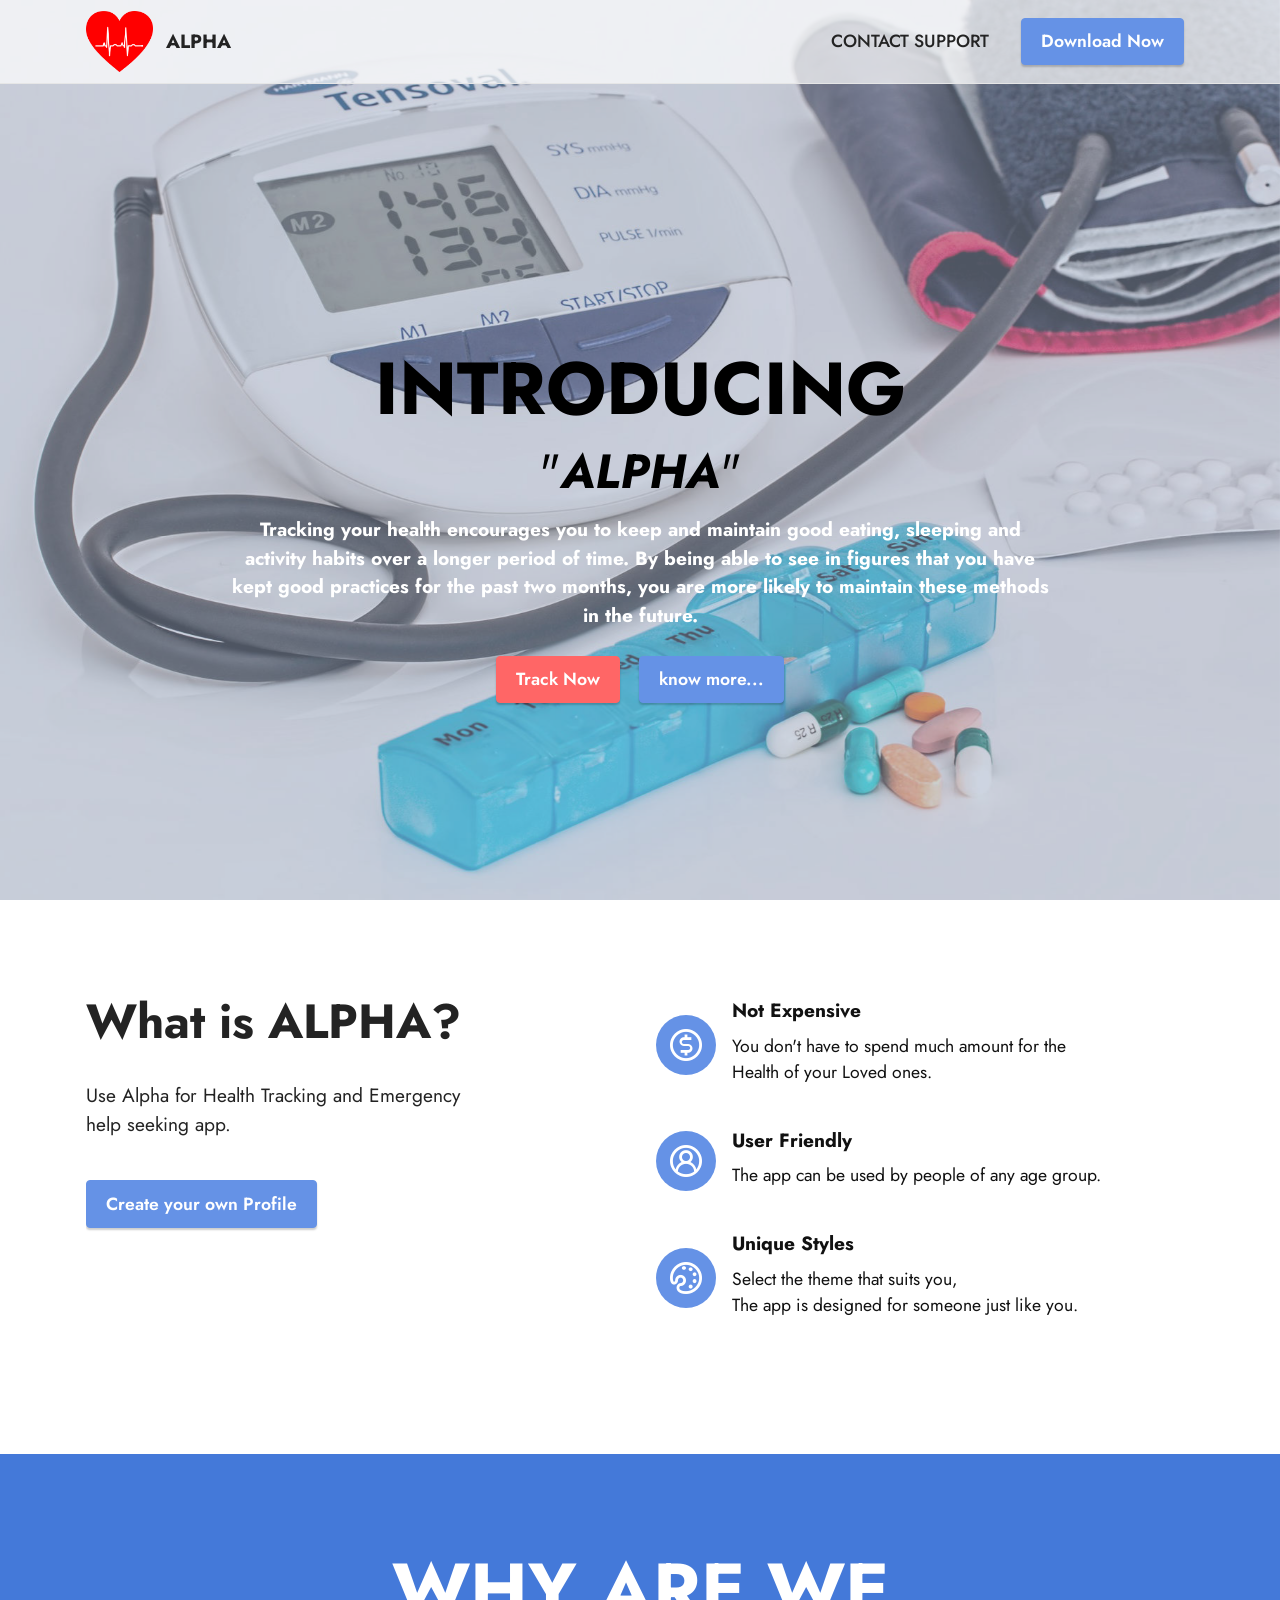
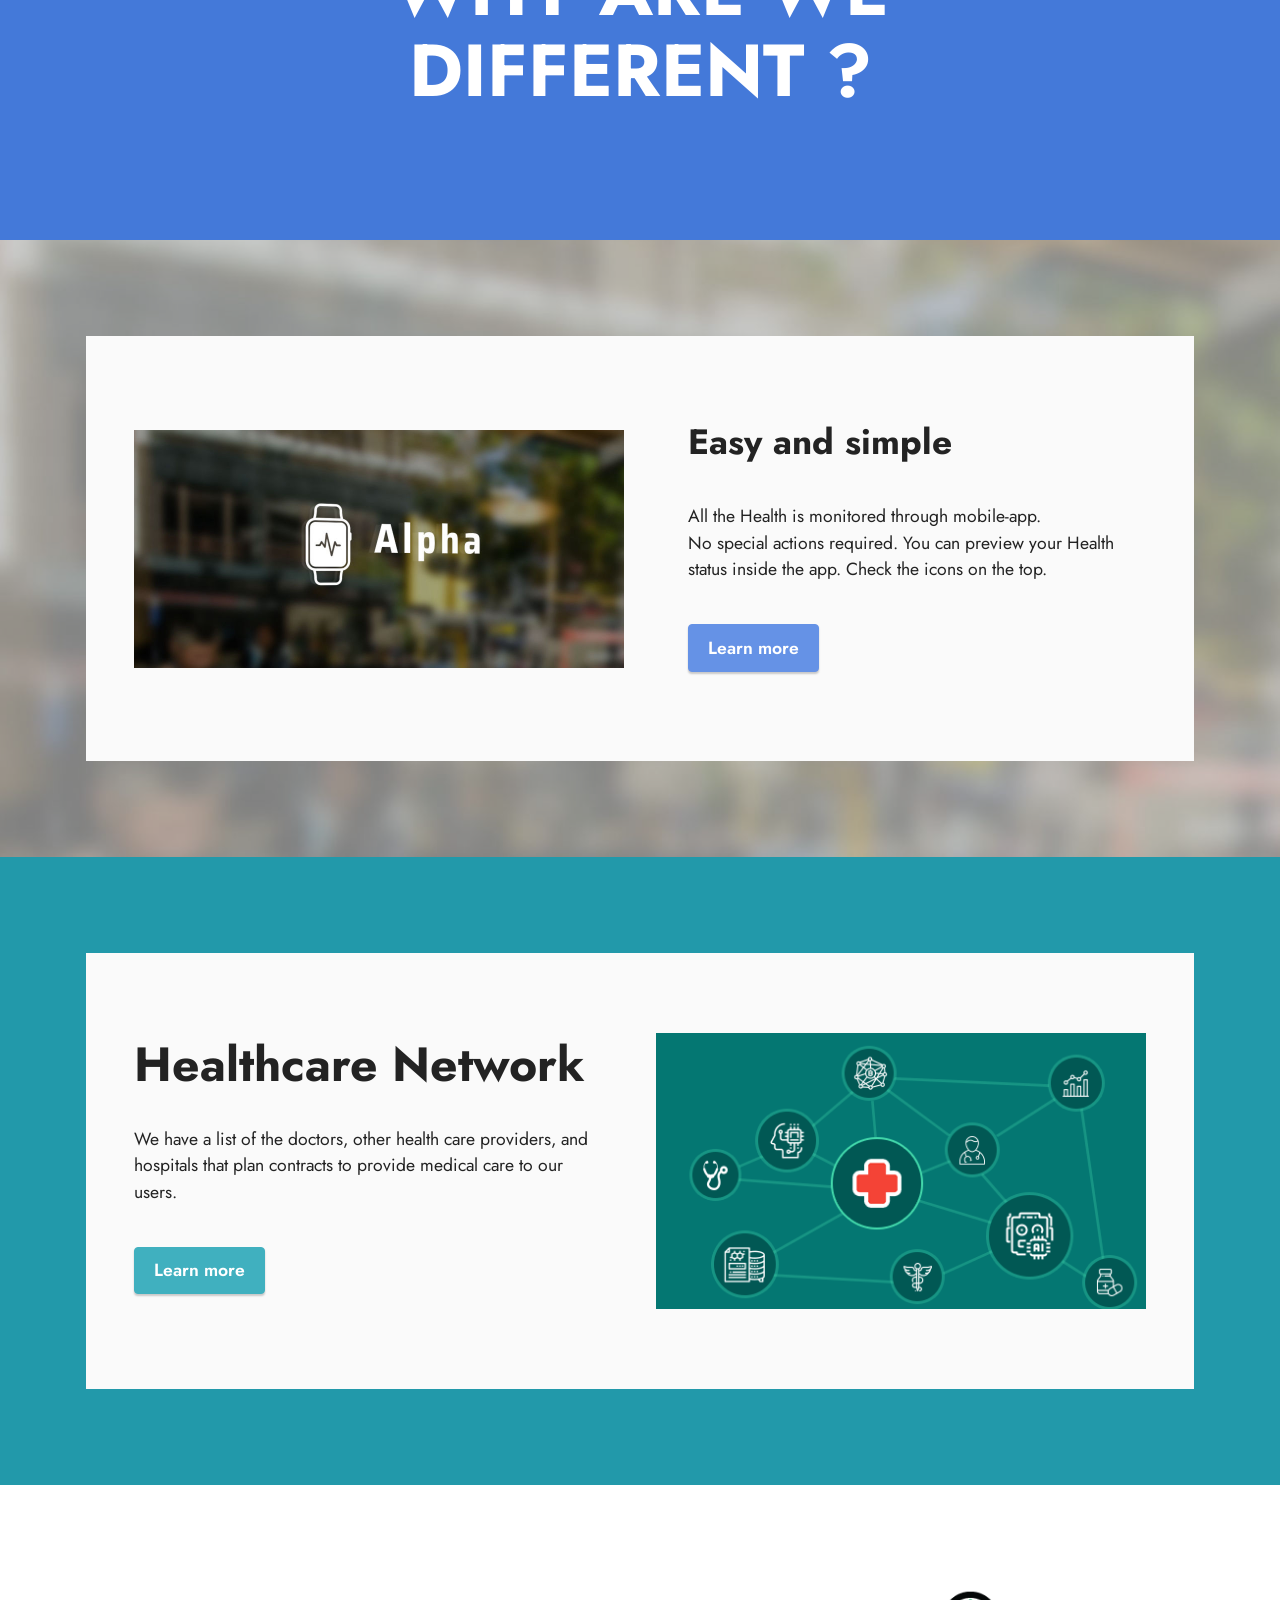
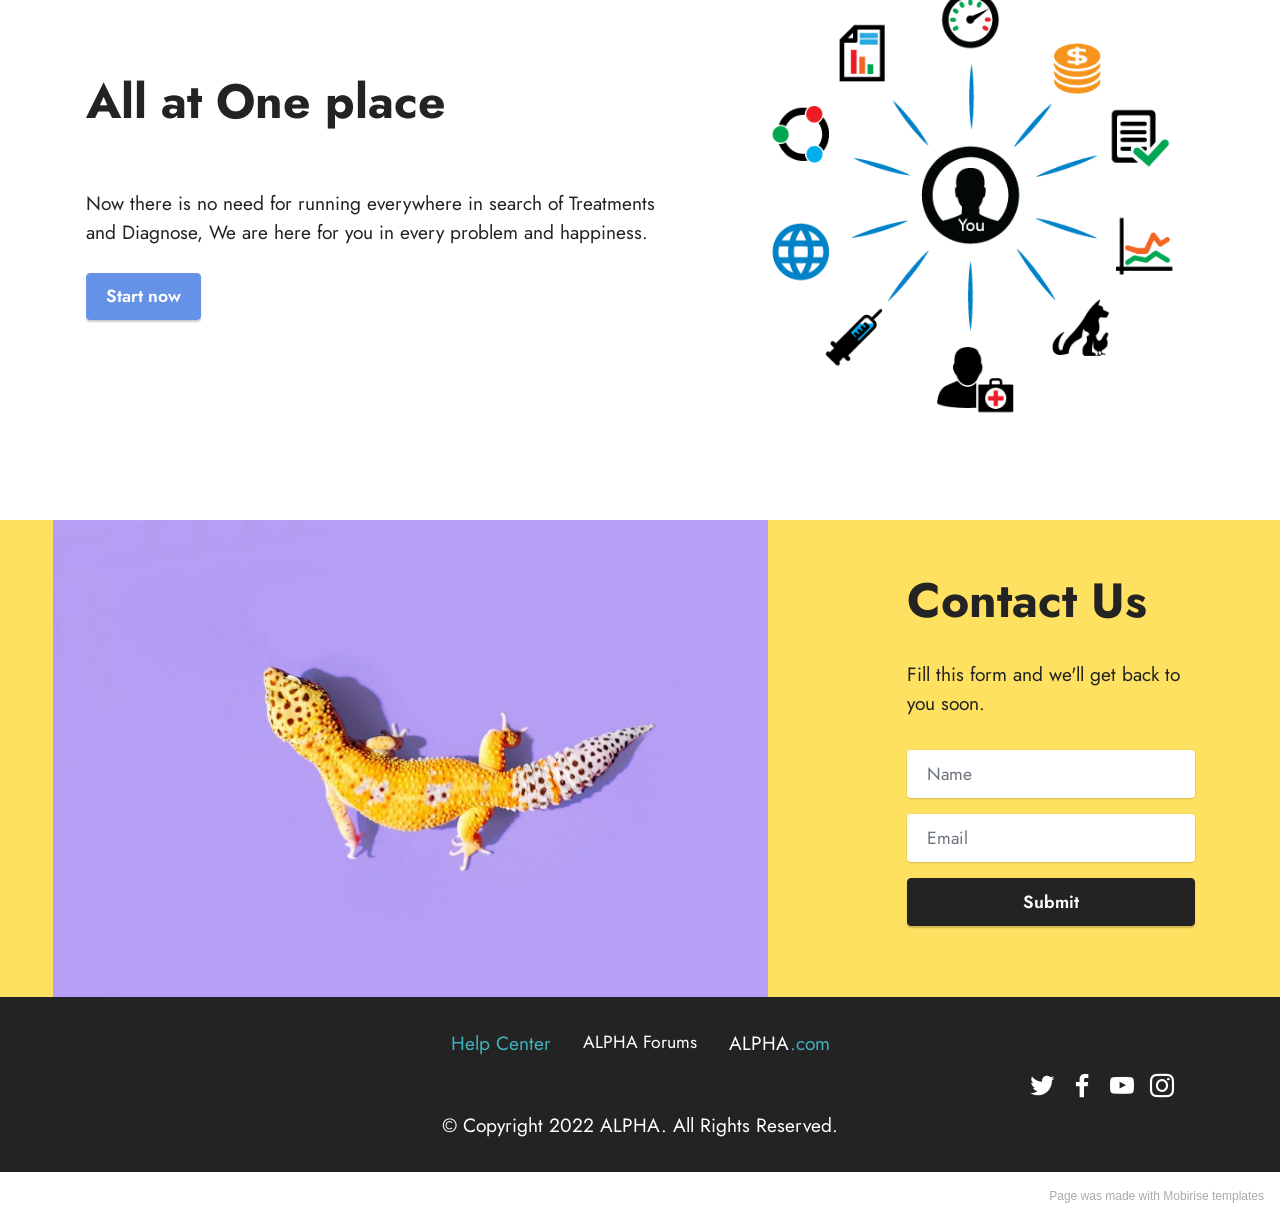
<file: index.html>
<!DOCTYPE html>
<html  >
<head>
  <!-- Site made with Mobirise Website Builder v5.4.1, https://mobirise.com -->
  <meta charset="UTF-8">
  <meta http-equiv="X-UA-Compatible" content="IE=edge">
  <meta name="generator" content="Mobirise v5.4.1, mobirise.com">
  <meta name="viewport" content="width=device-width, initial-scale=1, minimum-scale=1">
  <link rel="shortcut icon" href="assets/images/mbr-121x110.png" type="image/x-icon">
  <meta name="description" content="">
  
  
  <title>Home</title>
  <link rel="stylesheet" href="assets/web/assets/mobirise-icons2/mobirise2.css">
  <link rel="stylesheet" href="assets/bootstrap/css/bootstrap.min.css">
  <link rel="stylesheet" href="assets/bootstrap/css/bootstrap-grid.min.css">
  <link rel="stylesheet" href="assets/bootstrap/css/bootstrap-reboot.min.css">
  <link rel="stylesheet" href="assets/parallax/jarallax.css">
  <link rel="stylesheet" href="assets/dropdown/css/style.css">
  <link rel="stylesheet" href="assets/socicon/css/styles.css">
  <link rel="stylesheet" href="assets/theme/css/style.css">
  <link rel="preload" href="https://fonts.googleapis.com/css?family=Jost:100,200,300,400,500,600,700,800,900,100i,200i,300i,400i,500i,600i,700i,800i,900i&display=swap" as="style" onload="this.onload=null;this.rel='stylesheet'">
  <noscript><link rel="stylesheet" href="https://fonts.googleapis.com/css?family=Jost:100,200,300,400,500,600,700,800,900,100i,200i,300i,400i,500i,600i,700i,800i,900i&display=swap"></noscript>
  <link rel="preload" as="style" href="assets/mobirise/css/mbr-additional.css"><link rel="stylesheet" href="assets/mobirise/css/mbr-additional.css" type="text/css">
  
  
  
  
</head>
<body>
  
  <section data-bs-version="5.1" class="menu cid-s48OLK6784" once="menu" id="menu1-h">
    
    <nav class="navbar navbar-dropdown navbar-fixed-top navbar-expand-lg">
        <div class="container">
            <div class="navbar-brand">
                <span class="navbar-logo">
                    
                        <a href="index.html"><img src="assets/images/mbr-121x110.png" alt="ALPHA" style="height: 3.8rem;"></a>
                    
                </span>
                <span class="navbar-caption-wrap"><a class="navbar-caption text-black text-primary display-7" href="index.html">ALPHA</a></span>
            </div>
            <button class="navbar-toggler" type="button" data-toggle="collapse" data-bs-toggle="collapse" data-target="#navbarSupportedContent" data-bs-target="#navbarSupportedContent" aria-controls="navbarNavAltMarkup" aria-expanded="false" aria-label="Toggle navigation">
                <div class="hamburger">
                    <span></span>
                    <span></span>
                    <span></span>
                    <span></span>
                </div>
            </button>
            <div class="collapse navbar-collapse" id="navbarSupportedContent">
                <ul class="navbar-nav nav-dropdown" data-app-modern-menu="true"><li class="nav-item"><a class="nav-link link text-black text-primary display-4" href="page1.html" target="_blank">CONTACT SUPPORT</a></li></ul>
                
                <div class="navbar-buttons mbr-section-btn"><a class="btn btn-primary display-4" href="https://drive.google.com/drive/folders/1YNzud2sO8ZSrPaRpF5FstkFUZdNqz-YF?usp=sharing" target="_blank">
                        Download Now</a></div>
            </div>
        </div>
    </nav>

</section>

<section data-bs-version="5.1" class="header1 cid-s48MCQYojq mbr-fullscreen mbr-parallax-background" id="header1-f">

    

    <div class="mbr-overlay" style="opacity: 0.5; background-color: rgb(155, 169, 195);"></div>

    <div class="align-center container">
        <div class="row justify-content-center">
            <div class="col-12 col-lg-9">
                <h1 class="mbr-section-title mbr-fonts-style mb-3 display-1"><strong><br></strong><br><strong>INTRODUCING</strong><strong><br></strong></h1>
                <h2 class="mbr-section-title mbr-fonts-style mb-3 display-2">"<strong><em>ALPHA</em></strong>"</h2>
                <p class="mbr-text mbr-fonts-style display-7"><strong>Tracking your health encourages you to keep and maintain good eating, sleeping and activity habits over a longer period of time. By being able to see in figures that you have kept good practices for the past two months, you are more likely to maintain these methods in the future.</strong></p>
                <div class="mbr-section-btn mt-3"><a class="btn btn-secondary display-4" href="page2.html" target="_blank">Track Now</a> <a class="btn btn-primary display-4" href="index.html">know more...</a></div>
            </div>
        </div>
    </div>
</section>

<section data-bs-version="5.1" class="features12 cid-tnhAVl8rQP" id="features13-r">

    
    
    <div class="container">
        <div class="row justify-content-center">
            <div class="col-12 col-lg-6">
                <div class="card-wrapper">
                    <div class="card-box align-left">
                        <h4 class="card-title mbr-fonts-style mb-4 display-2">
                            <strong>What is ALPHA?</strong>
                        </h4>
                        <p class="mbr-text mbr-fonts-style mb-4 display-7">
                            Use Alpha for Health Tracking and Emergency <br>help seeking app.</p>
                        <div class="mbr-section-btn"><a class="btn btn-primary display-4" href="page2.html" target="_blank">Create your own Profile</a></div>
                    </div>
                </div>
            </div>
            <div class="col-12 col-lg-6">
                <div class="item mbr-flex">
                    <div class="icon-box">
                        <span class="mbr-iconfont mobi-mbri-cash mobi-mbri"></span>
                    </div>
                    <div class="text-box">
                        <h4 class="icon-title mbr-black mbr-fonts-style display-7">
                            <strong>Not Expensive&nbsp;</strong></h4>
                        <h5 class="icon-text mbr-black mbr-fonts-style display-4">You don't have to spend much amount for the <br>Health of your Loved ones.</h5>
                    </div>
                </div>
                <div class="item mbr-flex">
                    <div class="icon-box">
                        <span class="mbr-iconfont mobi-mbri-user-2 mobi-mbri"></span>
                    </div>
                    <div class="text-box">
                        <h4 class="icon-title mbr-black mbr-fonts-style display-7"><strong>User Friendly</strong>
                        </h4>
                        <h5 class="icon-text mbr-black mbr-fonts-style display-4">The app can be used by people of any age group.</h5>
                    </div>
                </div>
                <div class="item mbr-flex">
                    <div class="icon-box">
                        <span class="mbr-iconfont mobi-mbri-change-style mobi-mbri"></span>
                    </div>
                    <div class="text-box">
                        <h4 class="icon-title mbr-black mbr-fonts-style display-7">
                            <strong>Unique Styles</strong>
                        </h4>
                        <h5 class="icon-text mbr-black mbr-fonts-style display-4">Select the theme that suits you,<br>The app is designed for someone just like you.</h5>
                    </div>
                </div>
            </div>
        </div>
    </div>
</section>

<section data-bs-version="5.1" class="info1 cid-tnkM1k8aHE" id="info1-14">
    
    
    <div class="align-center container">
        <div class="row justify-content-center">
            <div class="col-12 col-lg-8">
                <h3 class="mbr-section-title mb-4 mbr-fonts-style display-1"><strong>WHY ARE WE DIFFERENT ?</strong></h3>
                
                
            </div>
        </div>
    </div>
</section>

<section data-bs-version="5.1" class="features16 cid-tnhAYkDiPc" id="features17-s">
    

    <div class="mbr-overlay" style="opacity: 0.5; background-color: rgb(255, 255, 255);">
    </div>
    <div class="container">
        <div class="content-wrapper">
            <div class="row align-items-center">
                <div class="col-12 col-lg-6">
                    <div class="image-wrapper">
                        <img src="assets/images/alphabg-980x476.jpg" alt="Mobirise">
                    </div>
                </div>
                <div class="col-12 col-lg">
                    <div class="text-wrapper">
                        <h6 class="card-title mbr-fonts-style display-5">
                            <strong>Easy and simple</strong>
                        </h6>
                        <p class="mbr-text mbr-fonts-style mb-4 display-4">
                            <br>All the Health is monitored through mobile-app.<br> No special actions required. You can preview your Health<br>status inside the app. Check the icons on the top.</p>
                        <div class="mbr-section-btn mt-3"><a class="btn btn-primary display-4" href="index.html">
                                Learn more
                            </a></div>
                    </div>
                </div>
            </div>
        </div>
    </div>
</section>

<section data-bs-version="5.1" class="features15 cid-tnhAYFLQx2" id="features16-t">

    

    
    <div class="container">
        <div class="content-wrapper">
            <div class="row align-items-center">
                <div class="col-12 col-lg">
                    <div class="text-wrapper">
                        <h6 class="card-title mbr-fonts-style display-2"><strong>Healthcare Network</strong></h6>
                        <p class="mbr-text mbr-fonts-style mb-4 display-4"><br>We have a list of the doctors, other health care providers, and hospitals that plan contracts to provide medical care to our users.</p>
                        <div class="mbr-section-btn mt-3"><a class="btn btn-success display-4" href="index.html">Learn more</a></div>
                    </div>
                </div>
                <div class="col-12 col-lg-6">
                    <div class="image-wrapper">
                        <img src="assets/images/654-363-654x352.png" alt="Mobirise">
                    </div>
                </div>
            </div>
        </div>
    </div>
</section>

<section data-bs-version="5.1" class="features18 cid-tnhAZkVXOU" id="features19-u">

    

    
    <div class="container">
        <div class="row justify-content-center">
            <div class="card col-12 col-lg">
                <div class="card-wrapper">
                    <h6 class="card-title mbr-fonts-style mb-4 display-2"><strong>All at One place</strong></h6>
                    <p class="mbr-text mbr-fonts-style display-7"><br>Now there is no need for running everywhere in search of Treatments and Diagnose, We are here for you in every problem and happiness.</p>
                    <div class="mbr-section-btn"><a class="btn btn-primary display-4" href="page2.html" target="_blank">Start now</a></div>
                </div>
            </div>
            <div class="col-12 col-lg-5">
                <div class="image-wrapper">
                    <img src="assets/images/many-services-500x500.png" alt="Mobirise">
                </div>
            </div>
        </div>
    </div>
</section>

<section data-bs-version="5.1" class="form3 cid-tnkLnFr4c4" id="form3-13">

    

    

    <div class="container-fluid">
        <div class="row justify-content-center">
            <div class="col-lg-7 col-12">
                <div class="image-wrapper">
                    <img class="w-100" src="assets/images/features6.jpg" alt="Mobirise">
                </div>
            </div>
            <div class="col-lg-3 offset-lg-1 mbr-form" data-form-type="formoid">
                <form action="https://mobirise.eu/" method="POST" class="mbr-form form-with-styler" data-form-title="Form Name"><input type="hidden" name="email" data-form-email="true" value="gXURNH67ZR43ssPUBWOXE0nGFWQbhv+z43NooBOKz9xRGii712P7wOLlGEN2+zk5JJQQecbhh0YrJccVIvMNJ0c+bx1MMLPzlRCOomrUbD3oSSHFh5+9GTy3HrfMKjBE">
                    <div class="row">
                        <div hidden="hidden" data-form-alert="" class="alert alert-success col-12">Thanks for filling out
                            the form!</div>
                        <div hidden="hidden" data-form-alert-danger="" class="alert alert-danger col-12">Oops...! some
                            problem!</div>
                    </div>
                    <div class="dragArea row">
                        <div class="col-lg-12 col-md-12 col-sm-12">
                            <h1 class="mbr-section-title mb-4 display-2">
                                <strong>Contact Us</strong>
                            </h1>
                        </div>
                        <div class="col-lg-12 col-md-12 col-sm-12">
                            <p class="mbr-text mbr-fonts-style mb-4 display-7">Fill this form and we'll get back to you
                                soon.</p>
                        </div>
                        <div data-for="name" class="col-lg-12 col-md col-sm-12 form-group mb-3">
                            <input type="text" name="name" placeholder="Name" data-form-field="name" class="form-control" value="" id="name-form3-13">
                        </div>
                        <div class="col-lg-12 col-md col-sm-12 form-group mb-3" data-for="email">
                            <input type="email" name="email" placeholder="Email" data-form-field="email" class="form-control" value="" id="email-form3-13">
                        </div>
                        <div class="col-md-auto col-12 mbr-section-btn">
                            <button type="submit" class="btn btn-black display-4">Submit</button>
                        </div>
                    </div>
                </form>
            </div>
            <div class="offset-lg-1"></div>
        </div>
    </div>
</section>

<section data-bs-version="5.1" class="footer3 cid-s48P1Icc8J" once="footers" id="footer3-i">

    

    

    <div class="container">
        <div class="media-container-row align-center mbr-white">
            <div class="row row-links">
                <ul class="foot-menu">
                    
                    
                    
                    
                    
                <li class="foot-menu-item mbr-fonts-style display-7"><a href="page1.html" class="text-success text-primary" target="_blank">Help Center</a></li><li class="foot-menu-item mbr-fonts-style display-4">ALPHA&nbsp;Forums</li><li class="foot-menu-item mbr-fonts-style display-7">ALPHA<a href="index.html" class="text-success text-primary">.com</a></li></ul>
            </div>
            <div class="row social-row">
                <div class="social-list align-right pb-2">
                    
                    
                    
                    
                    
                    
                <div class="soc-item">
                        
                            <span class="mbr-iconfont mbr-iconfont-social socicon-twitter socicon"></span>
                        
                    </div><div class="soc-item">
                        
                            <span class="mbr-iconfont mbr-iconfont-social socicon-facebook socicon"></span>
                        
                    </div><div class="soc-item">
                        
                            <span class="mbr-iconfont mbr-iconfont-social socicon-youtube socicon"></span>
                        
                    </div><div class="soc-item">
                        
                            <span class="mbr-iconfont mbr-iconfont-social socicon-instagram socicon"></span>
                        
                    </div></div>
            </div>
            <div class="row row-copirayt">
                <p class="mbr-text mb-0 mbr-fonts-style mbr-white align-center display-7">
                    © Copyright 2022 ALPHA. All Rights Reserved.
                </p>
            </div>
        </div>
    </div>
</section><section style="background-color: #fff; font-family: -apple-system, BlinkMacSystemFont, 'Segoe UI', 'Roboto', 'Helvetica Neue', Arial, sans-serif; color:#aaa; font-size:12px; padding: 0; align-items: center; display: flex;"><a href="https://mobirise.site/h" style="flex: 1 1; height: 3rem; padding-left: 1rem;"></a><p style="flex: 0 0 auto; margin:0; padding-right:1rem;"><a href="https://mobirise.site/s" style="color:#aaa;">Page</a> was made with Mobirise templates</p></section><script src="assets/bootstrap/js/bootstrap.bundle.min.js"></script>  <script src="assets/parallax/jarallax.js"></script>  <script src="assets/smoothscroll/smooth-scroll.js"></script>  <script src="assets/ytplayer/index.js"></script>  <script src="assets/dropdown/js/navbar-dropdown.js"></script>  <script src="assets/theme/js/script.js"></script>  <script src="assets/formoid/formoid.min.js"></script>  
  
  
</body>
</html>
</file>
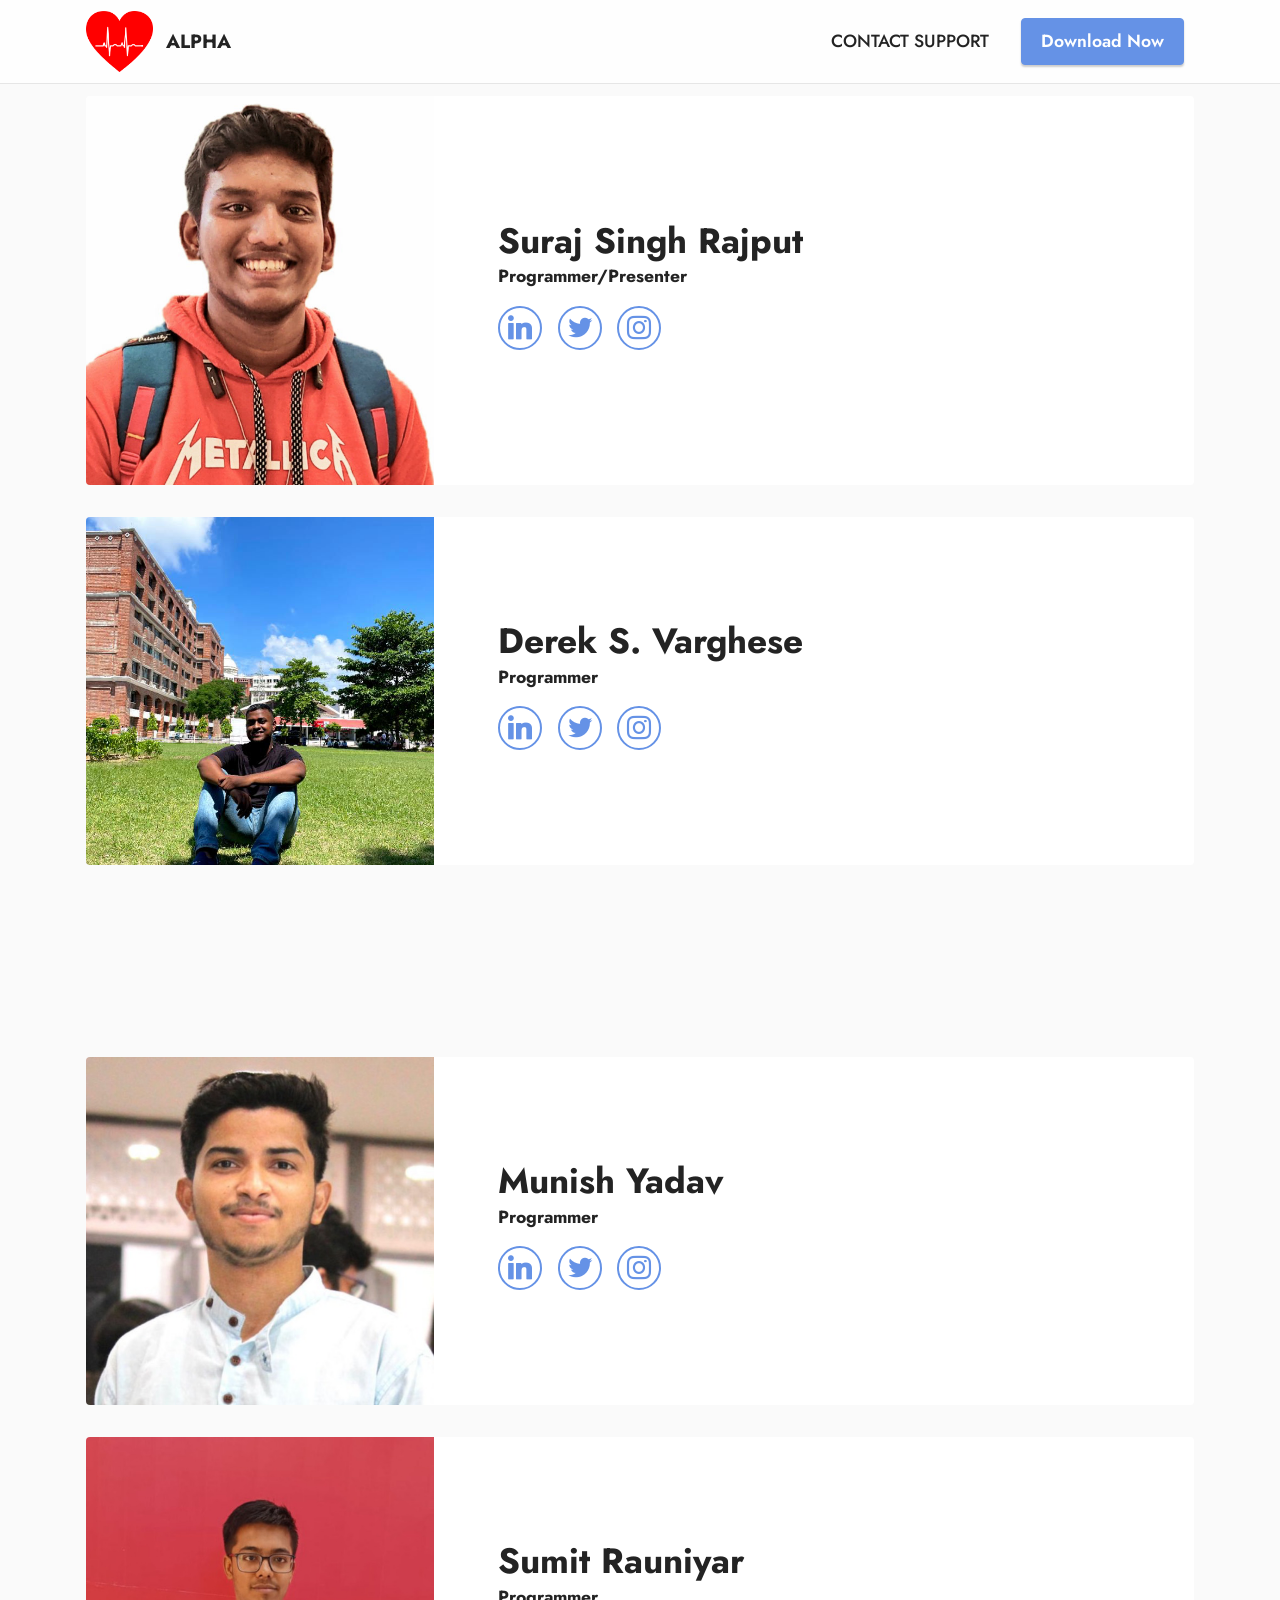
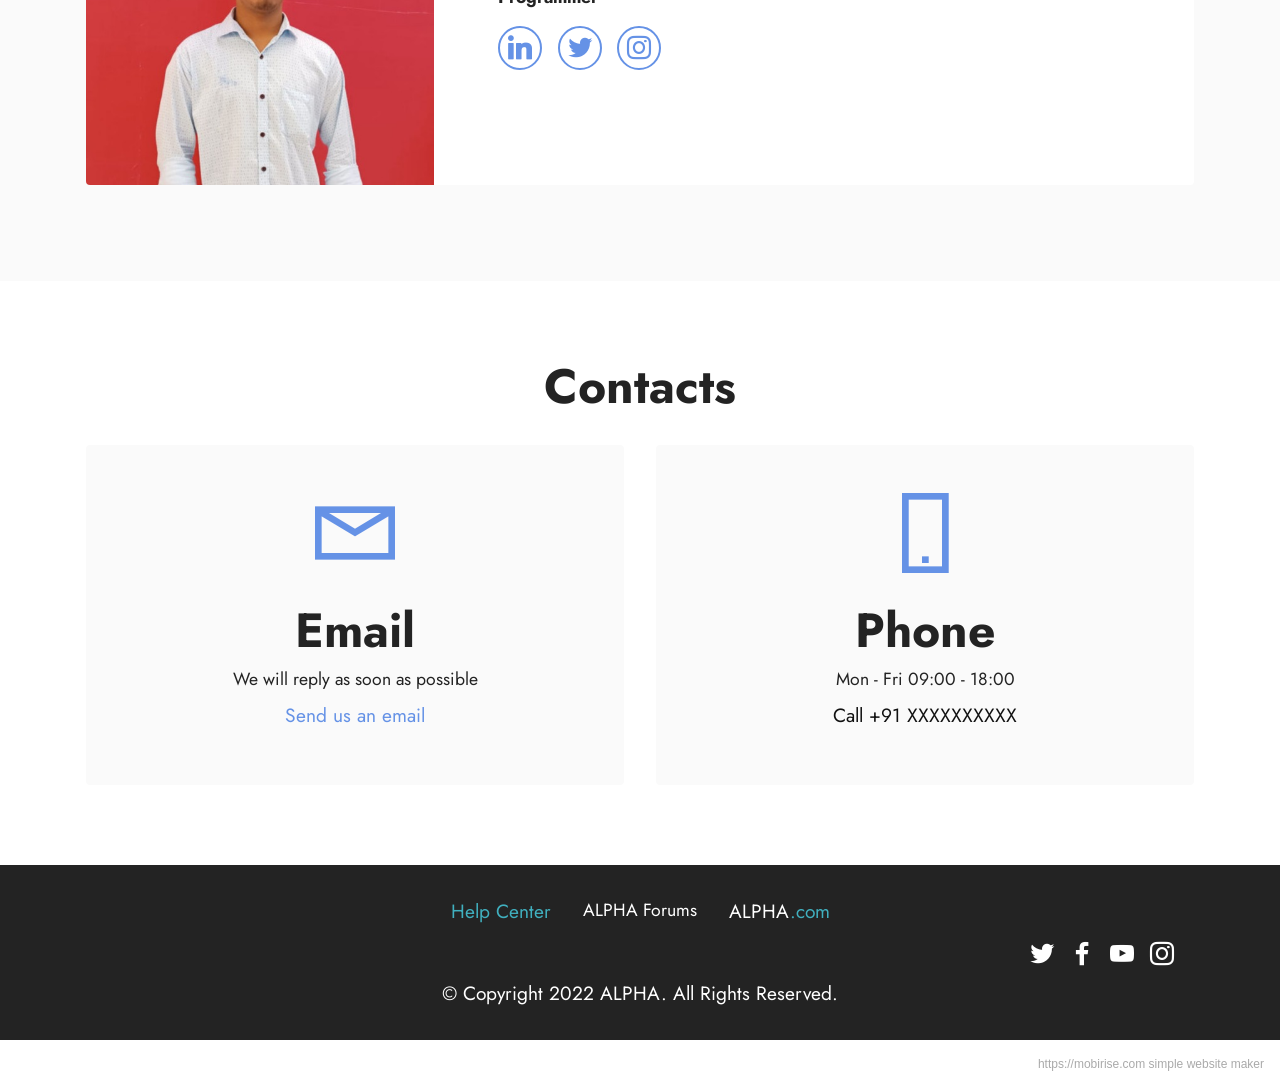
<file: page1.html>
<!DOCTYPE html>
<html  >
<head>
  <!-- Site made with Mobirise Website Builder v5.4.1, https://mobirise.com -->
  <meta charset="UTF-8">
  <meta http-equiv="X-UA-Compatible" content="IE=edge">
  <meta name="generator" content="Mobirise v5.4.1, mobirise.com">
  <meta name="viewport" content="width=device-width, initial-scale=1, minimum-scale=1">
  <link rel="shortcut icon" href="assets/images/mbr-121x110.png" type="image/x-icon">
  <meta name="description" content="">
  
  
  <title>Page 1</title>
  <link rel="stylesheet" href="assets/web/assets/mobirise-icons2/mobirise2.css">
  <link rel="stylesheet" href="assets/bootstrap/css/bootstrap.min.css">
  <link rel="stylesheet" href="assets/bootstrap/css/bootstrap-grid.min.css">
  <link rel="stylesheet" href="assets/bootstrap/css/bootstrap-reboot.min.css">
  <link rel="stylesheet" href="assets/dropdown/css/style.css">
  <link rel="stylesheet" href="assets/socicon/css/styles.css">
  <link rel="stylesheet" href="assets/theme/css/style.css">
  <link rel="preload" href="https://fonts.googleapis.com/css?family=Jost:100,200,300,400,500,600,700,800,900,100i,200i,300i,400i,500i,600i,700i,800i,900i&display=swap" as="style" onload="this.onload=null;this.rel='stylesheet'">
  <noscript><link rel="stylesheet" href="https://fonts.googleapis.com/css?family=Jost:100,200,300,400,500,600,700,800,900,100i,200i,300i,400i,500i,600i,700i,800i,900i&display=swap"></noscript>
  <link rel="preload" as="style" href="assets/mobirise/css/mbr-additional.css"><link rel="stylesheet" href="assets/mobirise/css/mbr-additional.css" type="text/css">
  
  
  
  
</head>
<body>
  
  <section data-bs-version="5.1" class="menu cid-s48OLK6784" once="menu" id="menu1-v">
    
    <nav class="navbar navbar-dropdown navbar-fixed-top navbar-expand-lg">
        <div class="container">
            <div class="navbar-brand">
                <span class="navbar-logo">
                    
                        <a href="index.html"><img src="assets/images/mbr-121x110.png" alt="ALPHA" style="height: 3.8rem;"></a>
                    
                </span>
                <span class="navbar-caption-wrap"><a class="navbar-caption text-black text-primary display-7" href="index.html">ALPHA</a></span>
            </div>
            <button class="navbar-toggler" type="button" data-toggle="collapse" data-bs-toggle="collapse" data-target="#navbarSupportedContent" data-bs-target="#navbarSupportedContent" aria-controls="navbarNavAltMarkup" aria-expanded="false" aria-label="Toggle navigation">
                <div class="hamburger">
                    <span></span>
                    <span></span>
                    <span></span>
                    <span></span>
                </div>
            </button>
            <div class="collapse navbar-collapse" id="navbarSupportedContent">
                <ul class="navbar-nav nav-dropdown" data-app-modern-menu="true"><li class="nav-item"><a class="nav-link link text-black text-primary display-4" href="page1.html" target="_blank">CONTACT SUPPORT</a></li></ul>
                
                <div class="navbar-buttons mbr-section-btn"><a class="btn btn-primary display-4" href="https://drive.google.com/drive/folders/1YNzud2sO8ZSrPaRpF5FstkFUZdNqz-YF?usp=sharing" target="_blank">
                        Download Now</a></div>
            </div>
        </div>
    </nav>

</section>

<section data-bs-version="5.1" class="team2 cid-tnhJW1Awnv" xmlns="http://www.w3.org/1999/html" id="team2-z">
    
    
    <div class="container">
        <div class="card">
            <div class="card-wrapper">
                <div class="row align-items-center">
                    <div class="col-12 col-md-4">
                        <div class="image-wrapper">
                            <img src="assets/images/sur-695x776.jpg" alt="Mobirise">
                        </div>
                    </div>
                    <div class="col-12 col-md">
                        <div class="card-box">
                            <h5 class="card-title mbr-fonts-style m-0 display-5"><strong>Suraj Singh Rajput</strong></h5>
                            <h6 class="card-subtitle mbr-fonts-style mb-3 display-4">
                                <strong>Programmer/Presenter</strong></h6>
                            
                            <div class="social-row display-7">
                                <div class="soc-item">
                                    <a href="https://www.linkedin.com/in/suraj-singh-rajput-30103021a" target="_blank">
                                        <span class="mbr-iconfont socicon-linkedin socicon"></span>
                                    </a>
                                </div>
                                <div class="soc-item">
                                    <a href="https://twitter.com/SurajSi00543857?t=z3z2HCgBkiuioEkEOLUFIg&s=08" target="_blank">
                                        <span class="mbr-iconfont socicon-twitter socicon"></span>
                                    </a>
                                </div>
                                <div class="soc-item">
                                    <a href="https://instagram.com/suraj_.singh._rajput_?igshid=YmMyMTA2M2Y=" target="_blank">
                                        <span class="mbr-iconfont socicon-instagram socicon"></span>
                                    </a>
                                </div>
                                
                                
                            </div>
                        </div>
                    </div>
                </div>
            </div>
        </div>
        <div class="card">
            <div class="card-wrapper">
                <div class="row align-items-center">
                    <div class="col-12 col-md-4">
                        <div class="image-wrapper">
                            <img src="assets/images/d-640x640.jpg" alt="Mobirise">
                        </div>
                    </div>
                    <div class="col-12 col-md">
                        <div class="card-box">
                            <h5 class="card-title mbr-fonts-style m-0 display-5"><strong>Derek S. Varghese</strong></h5>
                            <h6 class="card-subtitle mbr-fonts-style mb-3 display-4"><strong>Programmer</strong></h6>
                            
                            <div class="social-row display-7">
                                <div class="soc-item">
                                    <a href="https://www.linkedin.com/in/derek-varghese-8820b620a" target="_blank">
                                        <span class="mbr-iconfont socicon-linkedin socicon"></span>
                                    </a>
                                </div>
                                <div class="soc-item">
                                    <a href="https://twitter.com/derek_varghese?t=EnBRa1B-vPb4kGfV8cKHNg&s=09" target="_blank">
                                        <span class="mbr-iconfont socicon-twitter socicon"></span>
                                    </a>
                                </div>
                                <div class="soc-item">
                                    <a href="https://instagram.com/derekvarghese?igshid=YmMyMTA2M2Y=" target="_blank">
                                        <span class="mbr-iconfont socicon-instagram socicon"></span>
                                    </a>
                                </div>
                                
                                
                            </div>
                        </div>
                    </div>
                </div>
            </div>
        </div>
        
    </div>
</section>

<section data-bs-version="5.1" class="team2 cid-tnhJWlbiEu" xmlns="http://www.w3.org/1999/html" id="team2-10">
    
    
    <div class="container">
        <div class="card">
            <div class="card-wrapper">
                <div class="row align-items-center">
                    <div class="col-12 col-md-4">
                        <div class="image-wrapper">
                            <img src="assets/images/whatsapp-image-2022-11-16-at-1.03.59-pm-695x995.jpeg" alt="Mobirise">
                        </div>
                    </div>
                    <div class="col-12 col-md">
                        <div class="card-box">
                            <h5 class="card-title mbr-fonts-style m-0 display-5"><strong>Munish Yadav</strong></h5>
                            <h6 class="card-subtitle mbr-fonts-style mb-3 display-4">
                                <strong>Programmer</strong>
                            </h6>
                            
                            <div class="social-row display-7">
                                <div class="soc-item">
                                    <a href="https://www.linkedin.com/in/munishyadav0812">
                                        <span class="mbr-iconfont socicon-linkedin socicon"></span>
                                    </a>
                                </div>
                                <div class="soc-item">
                                    <a href="http://www.instagram.com/munishyadav_" target="_blank">
                                        <span class="mbr-iconfont socicon-twitter socicon"></span>
                                    </a>
                                </div>
                                <div class="soc-item">
                                    <a href="http://www.instagram.com/munishyadav_" target="_blank">
                                        <span class="mbr-iconfont socicon-instagram socicon"></span>
                                    </a>
                                </div>
                                
                                
                            </div>
                        </div>
                    </div>
                </div>
            </div>
        </div>
        <div class="card">
            <div class="card-wrapper">
                <div class="row align-items-center">
                    <div class="col-12 col-md-4">
                        <div class="image-wrapper">
                            <img src="assets/images/whatsapp-image-2022-11-16-at-1.08.51-pm-695x927.jpeg" alt="Mobirise">
                        </div>
                    </div>
                    <div class="col-12 col-md">
                        <div class="card-box">
                            <h5 class="card-title mbr-fonts-style m-0 display-5"><strong>Sumit Rauniyar</strong></h5>
                            <h6 class="card-subtitle mbr-fonts-style mb-3 display-4"><strong>Programmer</strong></h6>
                            
                            <div class="social-row display-7">
                                <div class="soc-item">
                                    <a href="https://www.linkedin.com/in/sumit-rauniyar-4a8290199" target="_blank">
                                        <span class="mbr-iconfont socicon-linkedin socicon"></span>
                                    </a>
                                </div>
                                <div class="soc-item">
                                    <a href="https://twitter.com/" target="_blank">
                                        <span class="mbr-iconfont socicon-twitter socicon"></span>
                                    </a>
                                </div>
                                <div class="soc-item">
                                    <a href="https://instagram.com/sumitm_273?igshid=YmMyMTA2M2Y=" target="_blank">
                                        <span class="mbr-iconfont socicon-instagram socicon"></span>
                                    </a>
                                </div>
                                
                                
                            </div>
                        </div>
                    </div>
                </div>
            </div>
        </div>
        
    </div>
</section>

<section data-bs-version="5.1" class="contacts1 cid-tnhK13uEMJ" id="contacts1-11">

    

    
    <div class="container">
        <div class="mbr-section-head">
            <h3 class="mbr-section-title mbr-fonts-style align-center mb-0 display-2">
                <strong>Contacts</strong>
            </h3>
            
        </div>
        <div class="row justify-content-center mt-4">
            <div class="card col-12 col-lg-6">
                <div class="card-wrapper">
                    <div class="card-box align-center">
                        <div class="image-wrapper">
                            <span class="mbr-iconfont mobi-mbri-letter mobi-mbri"></span>
                        </div>
                        <h4 class="card-title mbr-fonts-style mb-2 display-2">
                            <strong>Email</strong>
                        </h4>
                        <p class="mbr-text mbr-fonts-style mb-2 display-4">
                            We will reply as soon as possible</p>
                        <h5 class="link mbr-fonts-style display-7"><a href="mailto:alpha.bbditm@gmail.com" class="text-primary">Send us an
                                email</a>
                        </h5>
                    </div>
                </div>
            </div>
            <div class="card col-12 col-lg-6">
                <div class="card-wrapper">
                    <div class="card-box align-center">
                        <div class="image-wrapper">
                            <span class="mbr-iconfont mobi-mbri-mobile-2 mobi-mbri"></span>
                        </div>
                        <h4 class="card-title mbr-fonts-style align-center mb-2 display-2">
                            <strong>Phone</strong>
                        </h4>
                        <p class="mbr-text mbr-fonts-style mb-2 display-4">
                            Mon - Fri 09:00 - 18:00</p>
                        <h5 class="link mbr-black mbr-fonts-style display-7">
                            Call&nbsp;+91 XXXXXXXXXX</h5>
                    </div>
                </div>
            </div>
        </div>
    </div>
</section>

<section data-bs-version="5.1" class="footer3 cid-s48P1Icc8J" once="footers" id="footer3-w">

    

    

    <div class="container">
        <div class="media-container-row align-center mbr-white">
            <div class="row row-links">
                <ul class="foot-menu">
                    
                    
                    
                    
                    
                <li class="foot-menu-item mbr-fonts-style display-7"><a href="page1.html" class="text-success text-primary" target="_blank">Help Center</a></li><li class="foot-menu-item mbr-fonts-style display-4">ALPHA&nbsp;Forums</li><li class="foot-menu-item mbr-fonts-style display-7">ALPHA<a href="index.html" class="text-success text-primary">.com</a></li></ul>
            </div>
            <div class="row social-row">
                <div class="social-list align-right pb-2">
                    
                    
                    
                    
                    
                    
                <div class="soc-item">
                        
                            <span class="mbr-iconfont mbr-iconfont-social socicon-twitter socicon"></span>
                        
                    </div><div class="soc-item">
                        
                            <span class="mbr-iconfont mbr-iconfont-social socicon-facebook socicon"></span>
                        
                    </div><div class="soc-item">
                        
                            <span class="mbr-iconfont mbr-iconfont-social socicon-youtube socicon"></span>
                        
                    </div><div class="soc-item">
                        
                            <span class="mbr-iconfont mbr-iconfont-social socicon-instagram socicon"></span>
                        
                    </div></div>
            </div>
            <div class="row row-copirayt">
                <p class="mbr-text mb-0 mbr-fonts-style mbr-white align-center display-7">
                    © Copyright 2022 ALPHA. All Rights Reserved.
                </p>
            </div>
        </div>
    </div>
</section><section style="background-color: #fff; font-family: -apple-system, BlinkMacSystemFont, 'Segoe UI', 'Roboto', 'Helvetica Neue', Arial, sans-serif; color:#aaa; font-size:12px; padding: 0; align-items: center; display: flex;"><a href="https://mobirise.site/z" style="flex: 1 1; height: 3rem; padding-left: 1rem;"></a><p style="flex: 0 0 auto; margin:0; padding-right:1rem;"><a href="https://mobirise.site" style="color:#aaa;">https://mobirise.com</a> simple website maker</p></section><script src="assets/bootstrap/js/bootstrap.bundle.min.js"></script>  <script src="assets/smoothscroll/smooth-scroll.js"></script>  <script src="assets/ytplayer/index.js"></script>  <script src="assets/dropdown/js/navbar-dropdown.js"></script>  <script src="assets/theme/js/script.js"></script>  
  
  
</body>
</html>
</file>
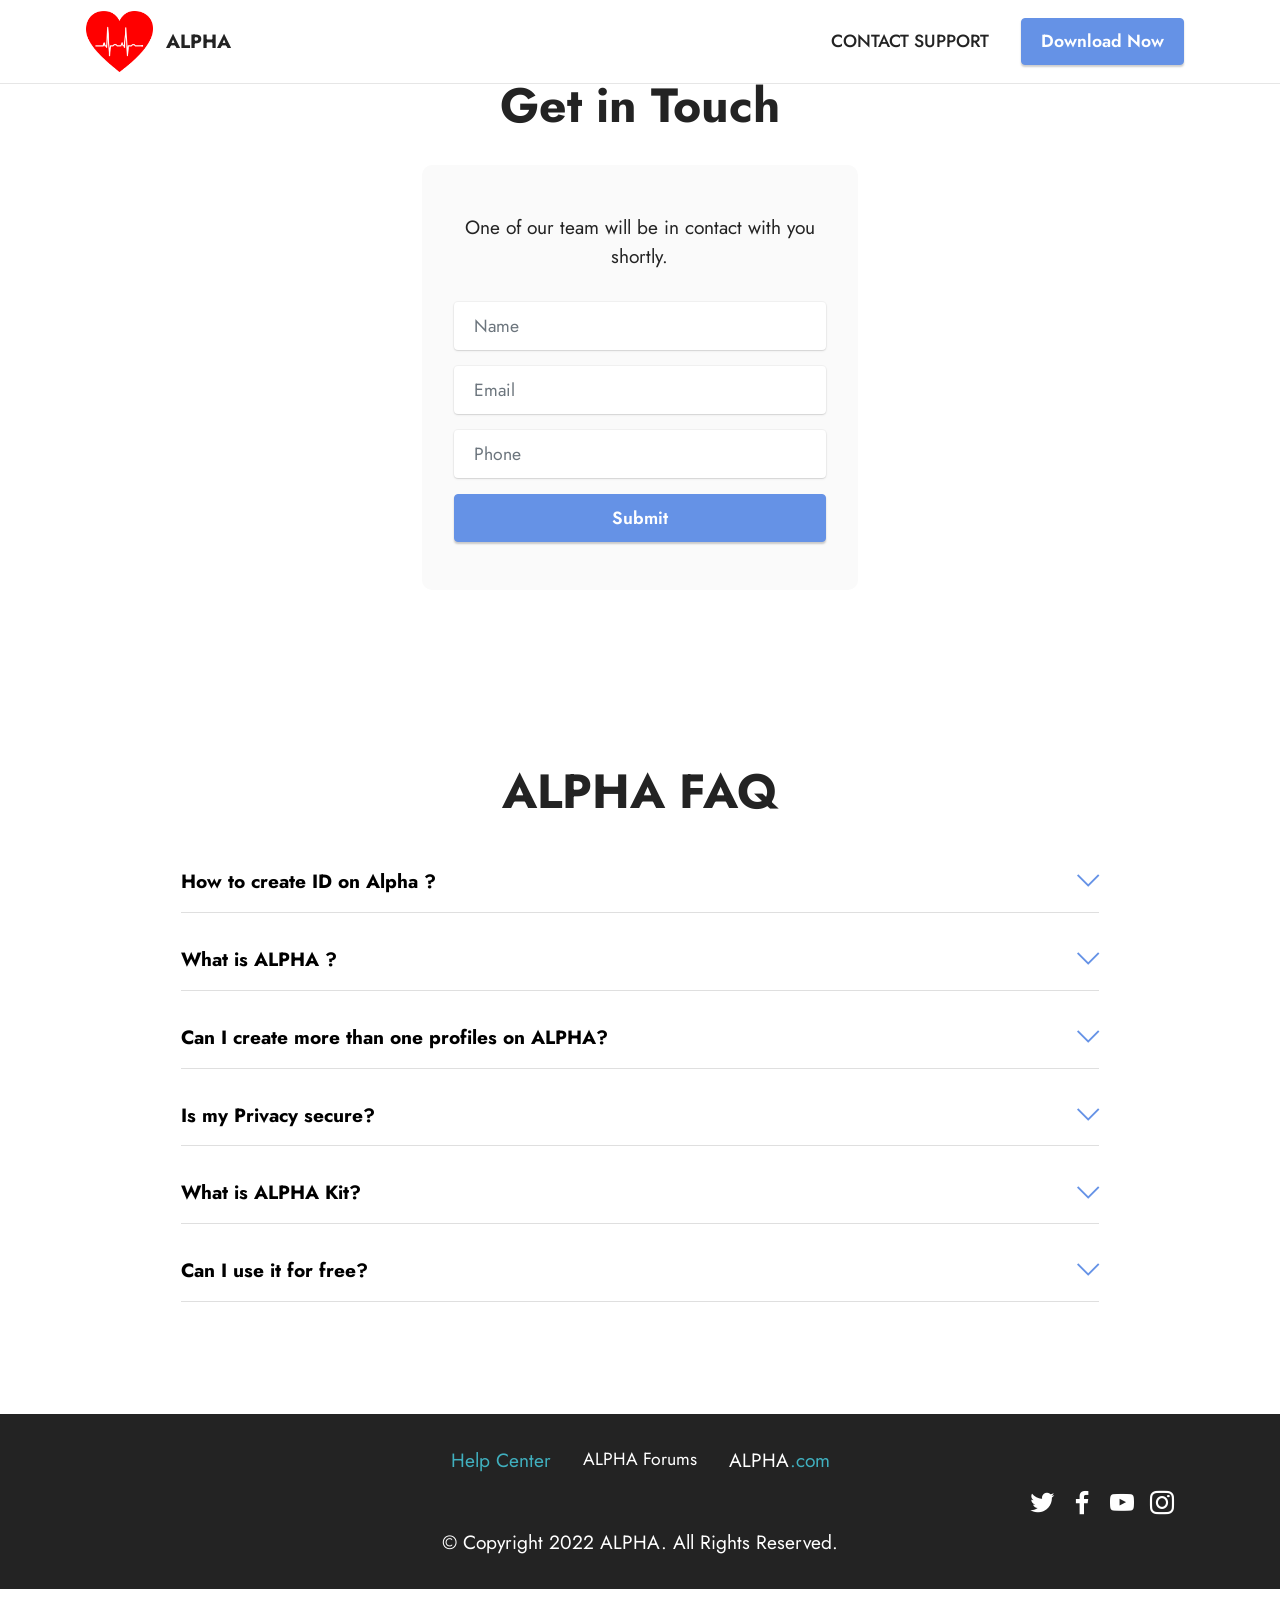
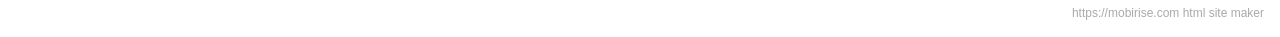
<file: page2.html>
<!DOCTYPE html>
<html  >
<head>
  <!-- Site made with Mobirise Website Builder v5.4.1, https://mobirise.com -->
  <meta charset="UTF-8">
  <meta http-equiv="X-UA-Compatible" content="IE=edge">
  <meta name="generator" content="Mobirise v5.4.1, mobirise.com">
  <meta name="viewport" content="width=device-width, initial-scale=1, minimum-scale=1">
  <link rel="shortcut icon" href="assets/images/mbr-121x110.png" type="image/x-icon">
  <meta name="description" content="">
  
  
  <title>Page 2</title>
  <link rel="stylesheet" href="assets/web/assets/mobirise-icons2/mobirise2.css">
  <link rel="stylesheet" href="assets/web/assets/mobirise-icons/mobirise-icons.css">
  <link rel="stylesheet" href="assets/bootstrap/css/bootstrap.min.css">
  <link rel="stylesheet" href="assets/bootstrap/css/bootstrap-grid.min.css">
  <link rel="stylesheet" href="assets/bootstrap/css/bootstrap-reboot.min.css">
  <link rel="stylesheet" href="assets/dropdown/css/style.css">
  <link rel="stylesheet" href="assets/socicon/css/styles.css">
  <link rel="stylesheet" href="assets/theme/css/style.css">
  <link rel="preload" href="https://fonts.googleapis.com/css?family=Jost:100,200,300,400,500,600,700,800,900,100i,200i,300i,400i,500i,600i,700i,800i,900i&display=swap" as="style" onload="this.onload=null;this.rel='stylesheet'">
  <noscript><link rel="stylesheet" href="https://fonts.googleapis.com/css?family=Jost:100,200,300,400,500,600,700,800,900,100i,200i,300i,400i,500i,600i,700i,800i,900i&display=swap"></noscript>
  <link rel="preload" as="style" href="assets/mobirise/css/mbr-additional.css"><link rel="stylesheet" href="assets/mobirise/css/mbr-additional.css" type="text/css">
  
  
  
  
</head>
<body>
  
  <section data-bs-version="5.1" class="menu cid-s48OLK6784" once="menu" id="menu1-x">
    
    <nav class="navbar navbar-dropdown navbar-fixed-top navbar-expand-lg">
        <div class="container">
            <div class="navbar-brand">
                <span class="navbar-logo">
                    
                        <a href="index.html"><img src="assets/images/mbr-121x110.png" alt="ALPHA" style="height: 3.8rem;"></a>
                    
                </span>
                <span class="navbar-caption-wrap"><a class="navbar-caption text-black text-primary display-7" href="index.html">ALPHA</a></span>
            </div>
            <button class="navbar-toggler" type="button" data-toggle="collapse" data-bs-toggle="collapse" data-target="#navbarSupportedContent" data-bs-target="#navbarSupportedContent" aria-controls="navbarNavAltMarkup" aria-expanded="false" aria-label="Toggle navigation">
                <div class="hamburger">
                    <span></span>
                    <span></span>
                    <span></span>
                    <span></span>
                </div>
            </button>
            <div class="collapse navbar-collapse" id="navbarSupportedContent">
                <ul class="navbar-nav nav-dropdown" data-app-modern-menu="true"><li class="nav-item"><a class="nav-link link text-black text-primary display-4" href="page1.html" target="_blank">CONTACT SUPPORT</a></li></ul>
                
                <div class="navbar-buttons mbr-section-btn"><a class="btn btn-primary display-4" href="https://drive.google.com/drive/folders/1YNzud2sO8ZSrPaRpF5FstkFUZdNqz-YF?usp=sharing" target="_blank">
                        Download Now</a></div>
            </div>
        </div>
    </nav>

</section>

<section data-bs-version="5.1" class="form7 cid-tnhMyNRaug" id="form7-12">
    
    
    <div class="container">
        <div class="mbr-section-head">
            <h3 class="mbr-section-title mbr-fonts-style align-center mb-0 display-2">
                <strong>Get in Touch</strong>
            </h3>
            
        </div>
        <div class="row justify-content-center mt-4">
            <div class="col-lg-8 mx-auto mbr-form" data-form-type="formoid">
                <form action="https://mobirise.eu/" method="POST" class="mbr-form form-with-styler mx-auto" data-form-title="Form Name"><input type="hidden" name="email" data-form-email="true" value="S95pLb85F6m3kAJrhta6QphOhu2M8h3gJXBayKFVF+RF8DHcCKqklYW3KF7zPTkBtE1xD8wDwiuF54yrZ/tcMmcA47dRkhxWu3nnIxt2zSZKDkMbnAA86UvDPBu/+61p">
                    <p class="mbr-text mbr-fonts-style align-center mb-4 display-7">
                        One of our team will be in contact with you shortly.
                    </p>
                    <div class="row">
                        <div hidden="hidden" data-form-alert="" class="alert alert-success col-12">Thanks for filling
                            out the form!</div>
                        <div hidden="hidden" data-form-alert-danger="" class="alert alert-danger col-12">Oops...! some
                            problem!</div>
                    </div>
                    <div class="dragArea row">
                        <div class="col-lg-12 col-md-12 col-sm-12 form-group mb-3" data-for="name">
                            <input type="text" name="name" placeholder="Name" data-form-field="name" class="form-control" value="" id="name-form7-12">
                        </div>
                        <div class="col-lg-12 col-md-12 col-sm-12 form-group mb-3" data-for="email">
                            <input type="email" name="email" placeholder="Email" data-form-field="email" class="form-control" value="" id="email-form7-12">
                        </div>
                        <div data-for="phone" class="col-lg-12 col-md-12 col-sm-12 form-group mb-3">
                            <input type="tel" name="phone" placeholder="Phone" data-form-field="phone" class="form-control" value="" id="phone-form7-12">
                        </div>
                        <div class="col-auto mbr-section-btn align-center">
                            <button type="submit" class="btn btn-primary display-4">Submit</button>
                        </div>
                    </div>
                </form>
            </div>
        </div>
    </div>
</section>

<section data-bs-version="5.1" class="content17 cid-tnkNzMhPNQ" id="content17-15">

    

    
    
    <div class="container">
        
            <div class="row justify-content-center">
                <div class="col-12 col-md-10">
                    <div class="section-head align-center mb-4">
                        <h3 class="mbr-section-title mb-0 mbr-fonts-style display-2"><strong>ALPHA FAQ</strong>
                        </h3>
                        
                    </div>
                    
                    <div id="bootstrap-toggle" class="toggle-panel accordionStyles tab-content">
                        <div class="card mb-3">
                            <div class="card-header" role="tab" id="headingOne">
                                <a role="button" class="collapsed panel-title text-black" data-toggle="collapse" data-bs-toggle="collapse" data-core="" href="#collapse1_16" aria-expanded="false" aria-controls="collapse1">
                                    <h6 class="panel-title-edit mbr-fonts-style mb-0 display-7"><strong>How to create ID on Alpha ?</strong>
                                </h6>
                                    <span class="sign mbr-iconfont mbri-arrow-down"></span>
                                </a>
                            </div>
                            <div id="collapse1_16" class="panel-collapse noScroll collapse" role="tabpanel" aria-labelledby="headingOne">
                                <div class="panel-body">
                                    <p class="mbr-fonts-style panel-text display-7">Just fill the form above and we will log you into our Data and send app through E-mail.</p>
                                </div>
                            </div>
                        </div>
                        <div class="card mb-3">
                            <div class="card-header" role="tab" id="headingTwo">
                                <a role="button" class="collapsed panel-title text-black" data-toggle="collapse" data-bs-toggle="collapse" data-core="" href="#collapse2_16" aria-expanded="false" aria-controls="collapse2">
                                    <h6 class="panel-title-edit mbr-fonts-style mb-0 display-7"><strong>What is ALPHA ?</strong>
                                </h6>
                                    <span class="sign mbr-iconfont mbri-arrow-down"></span>
                                </a>

                            </div>
                            <div id="collapse2_16" class="panel-collapse noScroll collapse" role="tabpanel" aria-labelledby="headingTwo">
                                <div class="panel-body">
                                    <p class="mbr-fonts-style panel-text display-7">ALPHA is our project that monitors the users health data and act accordingly.</p>
                                </div>
                            </div>
                        </div>
                        <div class="card mb-3">
                            <div class="card-header" role="tab" id="headingThree">
                                <a role="button" class="collapsed panel-title text-black" data-toggle="collapse" data-bs-toggle="collapse" data-core="" href="#collapse3_16" aria-expanded="false" aria-controls="collapse3">
                                    <h6 class="panel-title-edit mbr-fonts-style mb-0 display-7"><strong>Can I create more than one profiles on ALPHA?</strong>
                                </h6>
                                    <span class="sign mbr-iconfont mbri-arrow-down"></span>
                                </a>
                            </div>
                            <div id="collapse3_16" class="panel-collapse noScroll collapse" role="tabpanel" aria-labelledby="headingThree">
                                <div class="panel-body">
                                    <p class="mbr-fonts-style panel-text display-7">Yes, you can create more than one profiles on ALPHA.</p>
                                </div>
                            </div>
                        </div>
                        <div class="card mb-3">
                            <div class="card-header" role="tab" id="headingThree">
                                <a role="button" class="collapsed panel-title text-black" data-toggle="collapse" data-bs-toggle="collapse" data-core="" href="#collapse4_16" aria-expanded="false" aria-controls="collapse4">
                                    <h6 class="panel-title-edit mbr-fonts-style mb-0 display-7"><strong>Is my Privacy secure?</strong>
                                </h6>
                                    <span class="sign mbr-iconfont mbri-arrow-down"></span>
                                </a>
                            </div>
                            <div id="collapse4_16" class="panel-collapse noScroll collapse" role="tabpanel" aria-labelledby="headingThree">
                                <div class="panel-body">
                                    <p class="mbr-fonts-style panel-text display-7">Yes, Indeed your privacy is our first concern.</p>
                                </div>
                            </div>
                        </div>
                        <div class="card mb-3">
                            <div class="card-header" role="tab" id="headingThree">
                                <a role="button" class="collapsed panel-title text-black" data-toggle="collapse" data-bs-toggle="collapse" data-core="" href="#collapse5_16" aria-expanded="false" aria-controls="collapse5">
                                   <h6 class="panel-title-edit mbr-fonts-style mb-0 display-7"><strong>What is ALPHA Kit?</strong></h6>
                                        <span class="mbr-iconfont mobi-mbri-arrow-down mobi-mbri"></span>
                                </a>
                            </div>
                            <div id="collapse5_16" class="panel-collapse noScroll collapse" role="tabpanel" aria-labelledby="headingThree">
                                <div class="panel-body">
                                    <p class="mbr-fonts-style panel-text display-7">ALPHA Kit is a package of smartwatch and our premium APP that will give you many benefits over<br>other users.<br></p>
                                </div>
                            </div>
                        </div>
                        <div class="card mb-3">
                            <div class="card-header" role="tab" id="headingThree">
                                <a role="button" class="collapsed panel-title text-black" data-toggle="collapse" data-bs-toggle="collapse" data-core="" href="#collapse6_16" aria-expanded="false" aria-controls="collapse6">
                                    <h6 class="panel-title-edit mbr-fonts-style mb-0 display-7"><strong>Can I use it for free?</strong></h6>
                                    <span class="mbr-iconfont mobi-mbri-arrow-down mobi-mbri"></span>
                                </a>
                            </div>
                            <div id="collapse6_16" class="panel-collapse noScroll collapse" role="tabpanel" aria-labelledby="headingThree">
                                <div class="panel-body">
                                    <p class="mbr-fonts-style panel-text display-7">
                                       Yes, ALPHA is free for the basic version.</p>
                                </div>
                            </div>
                        </div>
                    </div>
                </div>
            </div>
        </div>
</section>

<section data-bs-version="5.1" class="footer3 cid-s48P1Icc8J" once="footers" id="footer3-y">

    

    

    <div class="container">
        <div class="media-container-row align-center mbr-white">
            <div class="row row-links">
                <ul class="foot-menu">
                    
                    
                    
                    
                    
                <li class="foot-menu-item mbr-fonts-style display-7"><a href="page1.html" class="text-success text-primary" target="_blank">Help Center</a></li><li class="foot-menu-item mbr-fonts-style display-4">ALPHA&nbsp;Forums</li><li class="foot-menu-item mbr-fonts-style display-7">ALPHA<a href="index.html" class="text-success text-primary">.com</a></li></ul>
            </div>
            <div class="row social-row">
                <div class="social-list align-right pb-2">
                    
                    
                    
                    
                    
                    
                <div class="soc-item">
                        
                            <span class="mbr-iconfont mbr-iconfont-social socicon-twitter socicon"></span>
                        
                    </div><div class="soc-item">
                        
                            <span class="mbr-iconfont mbr-iconfont-social socicon-facebook socicon"></span>
                        
                    </div><div class="soc-item">
                        
                            <span class="mbr-iconfont mbr-iconfont-social socicon-youtube socicon"></span>
                        
                    </div><div class="soc-item">
                        
                            <span class="mbr-iconfont mbr-iconfont-social socicon-instagram socicon"></span>
                        
                    </div></div>
            </div>
            <div class="row row-copirayt">
                <p class="mbr-text mb-0 mbr-fonts-style mbr-white align-center display-7">
                    © Copyright 2022 ALPHA. All Rights Reserved.
                </p>
            </div>
        </div>
    </div>
</section><section style="background-color: #fff; font-family: -apple-system, BlinkMacSystemFont, 'Segoe UI', 'Roboto', 'Helvetica Neue', Arial, sans-serif; color:#aaa; font-size:12px; padding: 0; align-items: center; display: flex;"><a href="https://mobirise.site/v" style="flex: 1 1; height: 3rem; padding-left: 1rem;"></a><p style="flex: 0 0 auto; margin:0; padding-right:1rem;"><a href="https://mobirise.site" style="color:#aaa;">https://mobirise.com</a> html site maker</p></section><script src="assets/bootstrap/js/bootstrap.bundle.min.js"></script>  <script src="assets/smoothscroll/smooth-scroll.js"></script>  <script src="assets/ytplayer/index.js"></script>  <script src="assets/dropdown/js/navbar-dropdown.js"></script>  <script src="assets/mbr-switch-arrow/mbr-switch-arrow.js"></script>  <script src="assets/theme/js/script.js"></script>  <script src="assets/formoid/formoid.min.js"></script>  
  
  
</body>
</html>
</file>
<file: assets/web/assets/mobirise-icons2/mobirise2.css>
@font-face {
  font-family: 'Moririse2';
  font-display: swap;
  src:  url('mobirise2.eot?f2bix4');
  src:  url('mobirise2.eot?f2bix4#iefix') format('embedded-opentype'),
    url('mobirise2.ttf?f2bix4') format('truetype'),
    url('mobirise2.woff?f2bix4') format('woff'),
    url('mobirise2.svg?f2bix4#mobirise2') format('svg');
  font-weight: normal;
  font-style: normal;
}

[class^="mobi-"], [class*=" mobi-"] {
  /* use !important to prevent issues with browser extensions that change fonts */
  font-family: 'Moririse2' !important;
  speak: none;
  font-style: normal;
  font-weight: normal;
  font-variant: normal;
  text-transform: none;
  line-height: 1;

  /* Better Font Rendering =========== */
  -webkit-font-smoothing: antialiased;
  -moz-osx-font-smoothing: grayscale;
}

.mobi-mbri-add-submenu:before {
  content: "\e900";
}
.mobi-mbri-alert:before {
  content: "\e901";
}
.mobi-mbri-align-center:before {
  content: "\e902";
}
.mobi-mbri-align-justify:before {
  content: "\e903";
}
.mobi-mbri-align-left:before {
  content: "\e904";
}
.mobi-mbri-align-right:before {
  content: "\e905";
}
.mobi-mbri-android:before {
  content: "\e906";
}
.mobi-mbri-apple:before {
  content: "\e907";
}
.mobi-mbri-arrow-down:before {
  content: "\e908";
}
.mobi-mbri-arrow-next:before {
  content: "\e909";
}
.mobi-mbri-arrow-prev:before {
  content: "\e90a";
}
.mobi-mbri-arrow-up:before {
  content: "\e90b";
}
.mobi-mbri-bold:before {
  content: "\e90c";
}
.mobi-mbri-bookmark:before {
  content: "\e90d";
}
.mobi-mbri-bootstrap:before {
  content: "\e90e";
}
.mobi-mbri-briefcase:before {
  content: "\e90f";
}
.mobi-mbri-browse:before {
  content: "\e910";
}
.mobi-mbri-bulleted-list:before {
  content: "\e911";
}
.mobi-mbri-calendar:before {
  content: "\e912";
}
.mobi-mbri-camera:before {
  content: "\e913";
}
.mobi-mbri-cart-add:before {
  content: "\e914";
}
.mobi-mbri-cart-full:before {
  content: "\e915";
}
.mobi-mbri-cash:before {
  content: "\e916";
}
.mobi-mbri-change-style:before {
  content: "\e917";
}
.mobi-mbri-chat:before {
  content: "\e918";
}
.mobi-mbri-clock:before {
  content: "\e919";
}
.mobi-mbri-close:before {
  content: "\e91a";
}
.mobi-mbri-cloud:before {
  content: "\e91b";
}
.mobi-mbri-code:before {
  content: "\e91c";
}
.mobi-mbri-contact-form:before {
  content: "\e91d";
}
.mobi-mbri-credit-card:before {
  content: "\e91e";
}
.mobi-mbri-cursor-click:before {
  content: "\e91f";
}
.mobi-mbri-cust-feedback:before {
  content: "\e920";
}
.mobi-mbri-database:before {
  content: "\e921";
}
.mobi-mbri-delivery:before {
  content: "\e922";
}
.mobi-mbri-desktop:before {
  content: "\e923";
}
.mobi-mbri-devices:before {
  content: "\e924";
}
.mobi-mbri-down:before {
  content: "\e925";
}
.mobi-mbri-download-2:before {
  content: "\e926";
}
.mobi-mbri-download:before {
  content: "\e927";
}
.mobi-mbri-drag-n-drop-2:before {
  content: "\e928";
}
.mobi-mbri-drag-n-drop:before {
  content: "\e929";
}
.mobi-mbri-edit-2:before {
  content: "\e92a";
}
.mobi-mbri-edit:before {
  content: "\e92b";
}
.mobi-mbri-error:before {
  content: "\e92c";
}
.mobi-mbri-extension:before {
  content: "\e92d";
}
.mobi-mbri-features:before {
  content: "\e92e";
}
.mobi-mbri-file:before {
  content: "\e92f";
}
.mobi-mbri-flag:before {
  content: "\e930";
}
.mobi-mbri-folder:before {
  content: "\e931";
}
.mobi-mbri-gift:before {
  content: "\e932";
}
.mobi-mbri-github:before {
  content: "\e933";
}
.mobi-mbri-globe-2:before {
  content: "\e934";
}
.mobi-mbri-globe:before {
  content: "\e935";
}
.mobi-mbri-growing-chart:before {
  content: "\e936";
}
.mobi-mbri-hearth:before {
  content: "\e937";
}
.mobi-mbri-help:before {
  content: "\e938";
}
.mobi-mbri-home:before {
  content: "\e939";
}
.mobi-mbri-hot-cup:before {
  content: "\e93a";
}
.mobi-mbri-idea:before {
  content: "\e93b";
}
.mobi-mbri-image-gallery:before {
  content: "\e93c";
}
.mobi-mbri-image-slider:before {
  content: "\e93d";
}
.mobi-mbri-info:before {
  content: "\e93e";
}
.mobi-mbri-italic:before {
  content: "\e93f";
}
.mobi-mbri-key:before {
  content: "\e940";
}
.mobi-mbri-laptop:before {
  content: "\e941";
}
.mobi-mbri-layers:before {
  content: "\e942";
}
.mobi-mbri-left-right:before {
  content: "\e943";
}
.mobi-mbri-left:before {
  content: "\e944";
}
.mobi-mbri-letter:before {
  content: "\e945";
}
.mobi-mbri-like:before {
  content: "\e946";
}
.mobi-mbri-link:before {
  content: "\e947";
}
.mobi-mbri-lock:before {
  content: "\e948";
}
.mobi-mbri-login:before {
  content: "\e949";
}
.mobi-mbri-logout:before {
  content: "\e94a";
}
.mobi-mbri-magic-stick:before {
  content: "\e94b";
}
.mobi-mbri-map-pin:before {
  content: "\e94c";
}
.mobi-mbri-menu:before {
  content: "\e94d";
}
.mobi-mbri-mobile-2:before {
  content: "\e94e";
}
.mobi-mbri-mobile-horizontal:before {
  content: "\e94f";
}
.mobi-mbri-mobile:before {
  content: "\e950";
}
.mobi-mbri-mobirise:before {
  content: "\e951";
}
.mobi-mbri-more-horizontal:before {
  content: "\e952";
}
.mobi-mbri-more-vertical:before {
  content: "\e953";
}
.mobi-mbri-music:before {
  content: "\e954";
}
.mobi-mbri-new-file:before {
  content: "\e955";
}
.mobi-mbri-numbered-list:before {
  content: "\e956";
}
.mobi-mbri-opened-folder:before {
  content: "\e957";
}
.mobi-mbri-pages:before {
  content: "\e958";
}
.mobi-mbri-paper-plane:before {
  content: "\e959";
}
.mobi-mbri-paperclip:before {
  content: "\e95a";
}
.mobi-mbri-phone:before {
  content: "\e95b";
}
.mobi-mbri-photo:before {
  content: "\e95c";
}
.mobi-mbri-photos:before {
  content: "\e95d";
}
.mobi-mbri-pin:before {
  content: "\e95e";
}
.mobi-mbri-play:before {
  content: "\e95f";
}
.mobi-mbri-plus:before {
  content: "\e960";
}
.mobi-mbri-preview:before {
  content: "\e961";
}
.mobi-mbri-print:before {
  content: "\e962";
}
.mobi-mbri-protect:before {
  content: "\e963";
}
.mobi-mbri-question:before {
  content: "\e964";
}
.mobi-mbri-quote-left:before {
  content: "\e965";
}
.mobi-mbri-quote-right:before {
  content: "\e966";
}
.mobi-mbri-redo:before {
  content: "\e967";
}
.mobi-mbri-refresh:before {
  content: "\e968";
}
.mobi-mbri-responsive-2:before {
  content: "\e969";
}
.mobi-mbri-responsive:before {
  content: "\e96a";
}
.mobi-mbri-right:before {
  content: "\e96b";
}
.mobi-mbri-rocket:before {
  content: "\e96c";
}
.mobi-mbri-sad-face:before {
  content: "\e96d";
}
.mobi-mbri-sale:before {
  content: "\e96e";
}
.mobi-mbri-save:before {
  content: "\e96f";
}
.mobi-mbri-search:before {
  content: "\e970";
}
.mobi-mbri-setting-2:before {
  content: "\e971";
}
.mobi-mbri-setting-3:before {
  content: "\e972";
}
.mobi-mbri-setting:before {
  content: "\e973";
}
.mobi-mbri-share:before {
  content: "\e974";
}
.mobi-mbri-shopping-bag:before {
  content: "\e975";
}
.mobi-mbri-shopping-basket:before {
  content: "\e976";
}
.mobi-mbri-shopping-cart:before {
  content: "\e977";
}
.mobi-mbri-sites:before {
  content: "\e978";
}
.mobi-mbri-smile-face:before {
  content: "\e979";
}
.mobi-mbri-speed:before {
  content: "\e97a";
}
.mobi-mbri-star:before {
  content: "\e97b";
}
.mobi-mbri-success:before {
  content: "\e97c";
}
.mobi-mbri-sun:before {
  content: "\e97d";
}
.mobi-mbri-sun2:before {
  content: "\e97e";
}
.mobi-mbri-tablet-vertical:before {
  content: "\e97f";
}
.mobi-mbri-tablet:before {
  content: "\e980";
}
.mobi-mbri-target:before {
  content: "\e981";
}
.mobi-mbri-timer:before {
  content: "\e982";
}
.mobi-mbri-to-ftp:before {
  content: "\e983";
}
.mobi-mbri-to-local-drive:before {
  content: "\e984";
}
.mobi-mbri-touch-swipe:before {
  content: "\e985";
}
.mobi-mbri-touch:before {
  content: "\e986";
}
.mobi-mbri-trash:before {
  content: "\e987";
}
.mobi-mbri-underline:before {
  content: "\e988";
}
.mobi-mbri-undo:before {
  content: "\e989";
}
.mobi-mbri-unlink:before {
  content: "\e98a";
}
.mobi-mbri-unlock:before {
  content: "\e98b";
}
.mobi-mbri-up-down:before {
  content: "\e98c";
}
.mobi-mbri-up:before {
  content: "\e98d";
}
.mobi-mbri-update:before {
  content: "\e98e";
}
.mobi-mbri-upload-2:before {
  content: "\e98f";
}
.mobi-mbri-upload:before {
  content: "\e990";
}
.mobi-mbri-user-2:before {
  content: "\e991";
}
.mobi-mbri-user:before {
  content: "\e992";
}
.mobi-mbri-users:before {
  content: "\e993";
}
.mobi-mbri-video-play:before {
  content: "\e994";
}
.mobi-mbri-video:before {
  content: "\e995";
}
.mobi-mbri-watch:before {
  content: "\e996";
}
.mobi-mbri-website-theme-2:before {
  content: "\e997";
}
.mobi-mbri-website-theme:before {
  content: "\e998";
}
.mobi-mbri-wifi:before {
  content: "\e999";
}
.mobi-mbri-windows:before {
  content: "\e99a";
}
.mobi-mbri-zoom-in:before {
  content: "\e99b";
}
.mobi-mbri-zoom-out:before {
  content: "\e99c";
}
</file>
<file: assets/parallax/jarallax.css>
.jarallax {
    position: relative;
    z-index: 0;
}
.jarallax > .jarallax-img {
    position: absolute;
    object-fit: cover;
    /* support for plugin https://github.com/bfred-it/object-fit-images */
    font-family: 'object-fit: cover;';
    top: 0;
    left: 0;
    width: 100%;
    height: 100%;
    z-index: -1;
}
</file>
<file: assets/dropdown/css/style.css>
.navbar-dropdown {
  left: 0;
  padding: 0;
  position: absolute;
  right: 0;
  top: 0;
  transition: all 0.45s ease;
  z-index: 1030;
  background: #282828; }
  .navbar-dropdown .navbar-logo {
    margin-right: 0.8rem;
    transition: margin 0.3s ease-in-out;
    vertical-align: middle; }
    .navbar-dropdown .navbar-logo img {
      height: 3.125rem;
      transition: all 0.3s ease-in-out; }
    .navbar-dropdown .navbar-logo.mbr-iconfont {
      font-size: 3.125rem;
      line-height: 3.125rem; }
  .navbar-dropdown .navbar-caption {
    font-weight: 700;
    white-space: normal;
    vertical-align: -4px;
    line-height: 3.125rem !important; }
    .navbar-dropdown .navbar-caption, .navbar-dropdown .navbar-caption:hover {
      color: inherit;
      text-decoration: none; }
  .navbar-dropdown .mbr-iconfont + .navbar-caption {
    vertical-align: -1px; }
  .navbar-dropdown.navbar-fixed-top {
    position: fixed; }
  .navbar-dropdown .navbar-brand span {
    vertical-align: -4px; }
  .navbar-dropdown.bg-color.transparent {
    background: none; }
  .navbar-dropdown.navbar-short .navbar-brand {
    padding: 0.625rem 0; }
    .navbar-dropdown.navbar-short .navbar-brand span {
      vertical-align: -1px; }
  .navbar-dropdown.navbar-short .navbar-caption {
    line-height: 2.375rem !important;
    vertical-align: -2px; }
  .navbar-dropdown.navbar-short .navbar-logo {
    margin-right: 0.5rem; }
    .navbar-dropdown.navbar-short .navbar-logo img {
      height: 2.375rem; }
    .navbar-dropdown.navbar-short .navbar-logo.mbr-iconfont {
      font-size: 2.375rem;
      line-height: 2.375rem; }
  .navbar-dropdown.navbar-short .mbr-table-cell {
    height: 3.625rem; }
  .navbar-dropdown .navbar-close {
    left: 0.6875rem;
    position: fixed;
    top: 0.75rem;
    z-index: 1000; }
  .navbar-dropdown .hamburger-icon {
    content: "";
    display: inline-block;
    vertical-align: middle;
    width: 16px;
    -webkit-box-shadow: 0 -6px 0 1px #282828,0 0 0 1px #282828,0 6px 0 1px #282828;
    -moz-box-shadow: 0 -6px 0 1px #282828,0 0 0 1px #282828,0 6px 0 1px #282828;
    box-shadow: 0 -6px 0 1px #282828,0 0 0 1px #282828,0 6px 0 1px #282828; }

.dropdown-menu .dropdown-toggle[data-toggle="dropdown-submenu"]::after {
  border-bottom: 0.35em solid transparent;
  border-left: 0.35em solid;
  border-right: 0;
  border-top: 0.35em solid transparent;
  margin-left: 0.3rem; }

.dropdown-menu .dropdown-item:focus {
  outline: 0; }

.nav-dropdown {
  font-size: 0.75rem;
  font-weight: 500;
  height: auto !important; }
  .nav-dropdown .nav-btn {
    padding-left: 1rem; }
  .nav-dropdown .link {
    margin: .667em 1.667em;
    font-weight: 500;
    padding: 0;
    transition: color .2s ease-in-out; }
    .nav-dropdown .link.dropdown-toggle {
      margin-right: 2.583em; }
      .nav-dropdown .link.dropdown-toggle::after {
        margin-left: .25rem;
        border-top: 0.35em solid;
        border-right: 0.35em solid transparent;
        border-left: 0.35em solid transparent;
        border-bottom: 0; }
      .nav-dropdown .link.dropdown-toggle[aria-expanded="true"] {
        margin: 0;
        padding: 0.667em 3.263em  0.667em 1.667em; }
  .nav-dropdown .link::after,
  .nav-dropdown .dropdown-item::after {
    color: inherit; }
  .nav-dropdown .btn {
    font-size: 0.75rem;
    font-weight: 700;
    letter-spacing: 0;
    margin-bottom: 0;
    padding-left: 1.25rem;
    padding-right: 1.25rem; }
  .nav-dropdown .dropdown-menu {
    border-radius: 0;
    border: 0;
    left: 0;
    margin: 0;
    padding-bottom: 1.25rem;
    padding-top: 1.25rem;
    position: relative; }
  .nav-dropdown .dropdown-submenu {
    margin-left: 0.125rem;
    top: 0; }
  .nav-dropdown .dropdown-item {
    font-weight: 500;
    line-height: 2;
    padding: 0.3846em 4.615em 0.3846em 1.5385em;
    position: relative;
    transition: color .2s ease-in-out, background-color .2s ease-in-out; }
    .nav-dropdown .dropdown-item::after {
      margin-top: -0.3077em;
      position: absolute;
      right: 1.1538em;
      top: 50%; }
    .nav-dropdown .dropdown-item:focus, .nav-dropdown .dropdown-item:hover {
      background: none; }

@media (max-width: 767px) {
  .nav-dropdown.navbar-toggleable-sm {
    bottom: 0;
    display: none;
    left: 0;
    overflow-x: hidden;
    position: fixed;
    top: 0;
    transform: translateX(-100%);
    -ms-transform: translateX(-100%);
    -webkit-transform: translateX(-100%);
    width: 18.75rem;
    z-index: 999; } }
.nav-dropdown.navbar-toggleable-xl {
  bottom: 0;
  display: none;
  left: 0;
  overflow-x: hidden;
  position: fixed;
  top: 0;
  transform: translateX(-100%);
  -ms-transform: translateX(-100%);
  -webkit-transform: translateX(-100%);
  width: 18.75rem;
  z-index: 999; }

.nav-dropdown-sm {
  display: block !important;
  overflow-x: hidden;
  overflow: auto;
  padding-top: 3.875rem; }
  .nav-dropdown-sm::after {
    content: "";
    display: block;
    height: 3rem;
    width: 100%; }
  .nav-dropdown-sm.collapse.in ~ .navbar-close {
    display: block !important; }
  .nav-dropdown-sm.collapsing, .nav-dropdown-sm.collapse.in {
    transform: translateX(0);
    -ms-transform: translateX(0);
    -webkit-transform: translateX(0);
    transition: all 0.25s ease-out;
    -webkit-transition: all 0.25s ease-out;
    background: #282828; }
  .nav-dropdown-sm.collapsing[aria-expanded="false"] {
    transform: translateX(-100%);
    -ms-transform: translateX(-100%);
    -webkit-transform: translateX(-100%); }
  .nav-dropdown-sm .nav-item {
    display: block;
    margin-left: 0 !important;
    padding-left: 0; }
  .nav-dropdown-sm .link,
  .nav-dropdown-sm .dropdown-item {
    border-top: 1px dotted rgba(255, 255, 255, 0.1);
    font-size: 0.8125rem;
    line-height: 1.6;
    margin: 0 !important;
    padding: 0.875rem 2.4rem 0.875rem 1.5625rem !important;
    position: relative;
    white-space: normal; }
    .nav-dropdown-sm .link:focus, .nav-dropdown-sm .link:hover,
    .nav-dropdown-sm .dropdown-item:focus,
    .nav-dropdown-sm .dropdown-item:hover {
      background: rgba(0, 0, 0, 0.2) !important;
      color: #c0a375; }
  .nav-dropdown-sm .nav-btn {
    position: relative;
    padding: 1.5625rem 1.5625rem 0 1.5625rem; }
    .nav-dropdown-sm .nav-btn::before {
      border-top: 1px dotted rgba(255, 255, 255, 0.1);
      content: "";
      left: 0;
      position: absolute;
      top: 0;
      width: 100%; }
    .nav-dropdown-sm .nav-btn + .nav-btn {
      padding-top: 0.625rem; }
      .nav-dropdown-sm .nav-btn + .nav-btn::before {
        display: none; }
  .nav-dropdown-sm .btn {
    padding: 0.625rem 0; }
  .nav-dropdown-sm .dropdown-toggle[data-toggle="dropdown-submenu"]::after {
    margin-left: .25rem;
    border-top: 0.35em solid;
    border-right: 0.35em solid transparent;
    border-left: 0.35em solid transparent;
    border-bottom: 0; }
  .nav-dropdown-sm .dropdown-toggle[data-toggle="dropdown-submenu"][aria-expanded="true"]::after {
    border-top: 0;
    border-right: 0.35em solid transparent;
    border-left: 0.35em solid transparent;
    border-bottom: 0.35em solid; }
  .nav-dropdown-sm .dropdown-menu {
    margin: 0;
    padding: 0;
    position: relative;
    top: 0;
    left: 0;
    width: 100%;
    border: 0;
    float: none;
    border-radius: 0;
    background: none; }
  .nav-dropdown-sm .dropdown-submenu {
    left: 100%;
    margin-left: 0.125rem;
    margin-top: -1.25rem;
    top: 0; }

.navbar-toggleable-sm .nav-dropdown .dropdown-menu {
  position: absolute; }

.navbar-toggleable-sm .nav-dropdown .dropdown-submenu {
  left: 100%;
  margin-left: 0.125rem;
  margin-top: -1.25rem;
  top: 0; }

.navbar-toggleable-sm.opened .nav-dropdown .dropdown-menu {
  position: relative; }

.navbar-toggleable-sm.opened .nav-dropdown .dropdown-submenu {
  left: 0;
  margin-left: 00rem;
  margin-top: 0rem;
  top: 0; }

.is-builder .nav-dropdown.collapsing {
  transition: none !important; }
</file>
<file: assets/socicon/css/styles.css>
@charset "UTF-8";

@font-face {
  font-family: 'Socicon';
  src:  url('../fonts/socicon.eot');
  src:  url('../fonts/socicon.eot?#iefix') format('embedded-opentype'),
    url('../fonts/socicon.woff2') format('woff2'),
    url('../fonts/socicon.ttf') format('truetype'),
    url('../fonts/socicon.woff') format('woff'),
    url('../fonts/socicon.svg#socicon') format('svg');
  font-weight: normal;
  font-style: normal;
  font-display: swap;
}

[data-icon]:before {
  font-family: "socicon" !important;
  content: attr(data-icon);
  font-style: normal !important;
  font-weight: normal !important;
  font-variant: normal !important;
  text-transform: none !important;
  speak: none;
  line-height: 1;
  -webkit-font-smoothing: antialiased;
  -moz-osx-font-smoothing: grayscale;
}

[class^="socicon-"], [class*=" socicon-"] {
  /* use !important to prevent issues with browser extensions that change fonts */
  font-family: 'Socicon' !important;
  speak: none;
  font-style: normal;
  font-weight: normal;
  font-variant: normal;
  text-transform: none;
  line-height: 1;

  /* Better Font Rendering =========== */
  -webkit-font-smoothing: antialiased;
  -moz-osx-font-smoothing: grayscale;
}

.socicon-eitaa:before {
  content: "\e97c";
}
.socicon-soroush:before {
  content: "\e97d";
}
.socicon-bale:before {
  content: "\e97e";
}
.socicon-zazzle:before {
  content: "\e97b";
}
.socicon-society6:before {
  content: "\e97a";
}
.socicon-redbubble:before {
  content: "\e979";
}
.socicon-avvo:before {
  content: "\e978";
}
.socicon-stitcher:before {
  content: "\e977";
}
.socicon-googlehangouts:before {
  content: "\e974";
}
.socicon-dlive:before {
  content: "\e975";
}
.socicon-vsco:before {
  content: "\e976";
}
.socicon-flipboard:before {
  content: "\e973";
}
.socicon-ubuntu:before {
  content: "\e958";
}
.socicon-artstation:before {
  content: "\e959";
}
.socicon-invision:before {
  content: "\e95a";
}
.socicon-torial:before {
  content: "\e95b";
}
.socicon-collectorz:before {
  content: "\e95c";
}
.socicon-seenthis:before {
  content: "\e95d";
}
.socicon-googleplaymusic:before {
  content: "\e95e";
}
.socicon-debian:before {
  content: "\e95f";
}
.socicon-filmfreeway:before {
  content: "\e960";
}
.socicon-gnome:before {
  content: "\e961";
}
.socicon-itchio:before {
  content: "\e962";
}
.socicon-jamendo:before {
  content: "\e963";
}
.socicon-mix:before {
  content: "\e964";
}
.socicon-sharepoint:before {
  content: "\e965";
}
.socicon-tinder:before {
  content: "\e966";
}
.socicon-windguru:before {
  content: "\e967";
}
.socicon-cdbaby:before {
  content: "\e968";
}
.socicon-elementaryos:before {
  content: "\e969";
}
.socicon-stage32:before {
  content: "\e96a";
}
.socicon-tiktok:before {
  content: "\e96b";
}
.socicon-gitter:before {
  content: "\e96c";
}
.socicon-letterboxd:before {
  content: "\e96d";
}
.socicon-threema:before {
  content: "\e96e";
}
.socicon-splice:before {
  content: "\e96f";
}
.socicon-metapop:before {
  content: "\e970";
}
.socicon-naver:before {
  content: "\e971";
}
.socicon-remote:before {
  content: "\e972";
}
.socicon-internet:before {
  content: "\e957";
}
.socicon-moddb:before {
  content: "\e94b";
}
.socicon-indiedb:before {
  content: "\e94c";
}
.socicon-traxsource:before {
  content: "\e94d";
}
.socicon-gamefor:before {
  content: "\e94e";
}
.socicon-pixiv:before {
  content: "\e94f";
}
.socicon-myanimelist:before {
  content: "\e950";
}
.socicon-blackberry:before {
  content: "\e951";
}
.socicon-wickr:before {
  content: "\e952";
}
.socicon-spip:before {
  content: "\e953";
}
.socicon-napster:before {
  content: "\e954";
}
.socicon-beatport:before {
  content: "\e955";
}
.socicon-hackerone:before {
  content: "\e956";
}
.socicon-hackernews:before {
  content: "\e946";
}
.socicon-smashwords:before {
  content: "\e947";
}
.socicon-kobo:before {
  content: "\e948";
}
.socicon-bookbub:before {
  content: "\e949";
}
.socicon-mailru:before {
  content: "\e94a";
}
.socicon-gitlab:before {
  content: "\e945";
}
.socicon-instructables:before {
  content: "\e944";
}
.socicon-portfolio:before {
  content: "\e943";
}
.socicon-codered:before {
  content: "\e940";
}
.socicon-origin:before {
  content: "\e941";
}
.socicon-nextdoor:before {
  content: "\e942";
}
.socicon-udemy:before {
  content: "\e93f";
}
.socicon-livemaster:before {
  content: "\e93e";
}
.socicon-crunchbase:before {
  content: "\e93b";
}
.socicon-homefy:before {
  content: "\e93c";
}
.socicon-calendly:before {
  content: "\e93d";
}
.socicon-realtor:before {
  content: "\e90f";
}
.socicon-tidal:before {
  content: "\e910";
}
.socicon-qobuz:before {
  content: "\e911";
}
.socicon-natgeo:before {
  content: "\e912";
}
.socicon-mastodon:before {
  content: "\e913";
}
.socicon-unsplash:before {
  content: "\e914";
}
.socicon-homeadvisor:before {
  content: "\e915";
}
.socicon-angieslist:before {
  content: "\e916";
}
.socicon-codepen:before {
  content: "\e917";
}
.socicon-slack:before {
  content: "\e918";
}
.socicon-openaigym:before {
  content: "\e919";
}
.socicon-logmein:before {
  content: "\e91a";
}
.socicon-fiverr:before {
  content: "\e91b";
}
.socicon-gotomeeting:before {
  content: "\e91c";
}
.socicon-aliexpress:before {
  content: "\e91d";
}
.socicon-guru:before {
  content: "\e91e";
}
.socicon-appstore:before {
  content: "\e91f";
}
.socicon-homes:before {
  content: "\e920";
}
.socicon-zoom:before {
  content: "\e921";
}
.socicon-alibaba:before {
  content: "\e922";
}
.socicon-craigslist:before {
  content: "\e923";
}
.socicon-wix:before {
  content: "\e924";
}
.socicon-redfin:before {
  content: "\e925";
}
.socicon-googlecalendar:before {
  content: "\e926";
}
.socicon-shopify:before {
  content: "\e927";
}
.socicon-freelancer:before {
  content: "\e928";
}
.socicon-seedrs:before {
  content: "\e929";
}
.socicon-bing:before {
  content: "\e92a";
}
.socicon-doodle:before {
  content: "\e92b";
}
.socicon-bonanza:before {
  content: "\e92c";
}
.socicon-squarespace:before {
  content: "\e92d";
}
.socicon-toptal:before {
  content: "\e92e";
}
.socicon-gust:before {
  content: "\e92f";
}
.socicon-ask:before {
  content: "\e930";
}
.socicon-trulia:before {
  content: "\e931";
}
.socicon-loomly:before {
  content: "\e932";
}
.socicon-ghost:before {
  content: "\e933";
}
.socicon-upwork:before {
  content: "\e934";
}
.socicon-fundable:before {
  content: "\e935";
}
.socicon-booking:before {
  content: "\e936";
}
.socicon-googlemaps:before {
  content: "\e937";
}
.socicon-zillow:before {
  content: "\e938";
}
.socicon-niconico:before {
  content: "\e939";
}
.socicon-toneden:before {
  content: "\e93a";
}
.socicon-augment:before {
  content: "\e908";
}
.socicon-bitbucket:before {
  content: "\e909";
}
.socicon-fyuse:before {
  content: "\e90a";
}
.socicon-yt-gaming:before {
  content: "\e90b";
}
.socicon-sketchfab:before {
  content: "\e90c";
}
.socicon-mobcrush:before {
  content: "\e90d";
}
.socicon-microsoft:before {
  content: "\e90e";
}
.socicon-pandora:before {
  content: "\e907";
}
.socicon-messenger:before {
  content: "\e906";
}
.socicon-gamewisp:before {
  content: "\e905";
}
.socicon-bloglovin:before {
  content: "\e904";
}
.socicon-tunein:before {
  content: "\e903";
}
.socicon-gamejolt:before {
  content: "\e901";
}
.socicon-trello:before {
  content: "\e902";
}
.socicon-spreadshirt:before {
  content: "\e900";
}
.socicon-500px:before {
  content: "\e000";
}
.socicon-8tracks:before {
  content: "\e001";
}
.socicon-airbnb:before {
  content: "\e002";
}
.socicon-alliance:before {
  content: "\e003";
}
.socicon-amazon:before {
  content: "\e004";
}
.socicon-amplement:before {
  content: "\e005";
}
.socicon-android:before {
  content: "\e006";
}
.socicon-angellist:before {
  content: "\e007";
}
.socicon-apple:before {
  content: "\e008";
}
.socicon-appnet:before {
  content: "\e009";
}
.socicon-baidu:before {
  content: "\e00a";
}
.socicon-bandcamp:before {
  content: "\e00b";
}
.socicon-battlenet:before {
  content: "\e00c";
}
.socicon-mixer:before {
  content: "\e00d";
}
.socicon-bebee:before {
  content: "\e00e";
}
.socicon-bebo:before {
  content: "\e00f";
}
.socicon-behance:before {
  content: "\e010";
}
.socicon-blizzard:before {
  content: "\e011";
}
.socicon-blogger:before {
  content: "\e012";
}
.socicon-buffer:before {
  content: "\e013";
}
.socicon-chrome:before {
  content: "\e014";
}
.socicon-coderwall:before {
  content: "\e015";
}
.socicon-curse:before {
  content: "\e016";
}
.socicon-dailymotion:before {
  content: "\e017";
}
.socicon-deezer:before {
  content: "\e018";
}
.socicon-delicious:before {
  content: "\e019";
}
.socicon-deviantart:before {
  content: "\e01a";
}
.socicon-diablo:before {
  content: "\e01b";
}
.socicon-digg:before {
  content: "\e01c";
}
.socicon-discord:before {
  content: "\e01d";
}
.socicon-disqus:before {
  content: "\e01e";
}
.socicon-douban:before {
  content: "\e01f";
}
.socicon-draugiem:before {
  content: "\e020";
}
.socicon-dribbble:before {
  content: "\e021";
}
.socicon-drupal:before {
  content: "\e022";
}
.socicon-ebay:before {
  content: "\e023";
}
.socicon-ello:before {
  content: "\e024";
}
.socicon-endomodo:before {
  content: "\e025";
}
.socicon-envato:before {
  content: "\e026";
}
.socicon-etsy:before {
  content: "\e027";
}
.socicon-facebook:before {
  content: "\e028";
}
.socicon-feedburner:before {
  content: "\e029";
}
.socicon-filmweb:before {
  content: "\e02a";
}
.socicon-firefox:before {
  content: "\e02b";
}
.socicon-flattr:before {
  content: "\e02c";
}
.socicon-flickr:before {
  content: "\e02d";
}
.socicon-formulr:before {
  content: "\e02e";
}
.socicon-forrst:before {
  content: "\e02f";
}
.socicon-foursquare:before {
  content: "\e030";
}
.socicon-friendfeed:before {
  content: "\e031";
}
.socicon-github:before {
  content: "\e032";
}
.socicon-goodreads:before {
  content: "\e033";
}
.socicon-google:before {
  content: "\e034";
}
.socicon-googlescholar:before {
  content: "\e035";
}
.socicon-googlegroups:before {
  content: "\e036";
}
.socicon-googlephotos:before {
  content: "\e037";
}
.socicon-googleplus:before {
  content: "\e038";
}
.socicon-grooveshark:before {
  content: "\e039";
}
.socicon-hackerrank:before {
  content: "\e03a";
}
.socicon-hearthstone:before {
  content: "\e03b";
}
.socicon-hellocoton:before {
  content: "\e03c";
}
.socicon-heroes:before {
  content: "\e03d";
}
.socicon-smashcast:before {
  content: "\e03e";
}
.socicon-horde:before {
  content: "\e03f";
}
.socicon-houzz:before {
  content: "\e040";
}
.socicon-icq:before {
  content: "\e041";
}
.socicon-identica:before {
  content: "\e042";
}
.socicon-imdb:before {
  content: "\e043";
}
.socicon-instagram:before {
  content: "\e044";
}
.socicon-issuu:before {
  content: "\e045";
}
.socicon-istock:before {
  content: "\e046";
}
.socicon-itunes:before {
  content: "\e047";
}
.socicon-keybase:before {
  content: "\e048";
}
.socicon-lanyrd:before {
  content: "\e049";
}
.socicon-lastfm:before {
  content: "\e04a";
}
.socicon-line:before {
  content: "\e04b";
}
.socicon-linkedin:before {
  content: "\e04c";
}
.socicon-livejournal:before {
  content: "\e04d";
}
.socicon-lyft:before {
  content: "\e04e";
}
.socicon-macos:before {
  content: "\e04f";
}
.socicon-mail:before {
  content: "\e050";
}
.socicon-medium:before {
  content: "\e051";
}
.socicon-meetup:before {
  content: "\e052";
}
.socicon-mixcloud:before {
  content: "\e053";
}
.socicon-modelmayhem:before {
  content: "\e054";
}
.socicon-mumble:before {
  content: "\e055";
}
.socicon-myspace:before {
  content: "\e056";
}
.socicon-newsvine:before {
  content: "\e057";
}
.socicon-nintendo:before {
  content: "\e058";
}
.socicon-npm:before {
  content: "\e059";
}
.socicon-odnoklassniki:before {
  content: "\e05a";
}
.socicon-openid:before {
  content: "\e05b";
}
.socicon-opera:before {
  content: "\e05c";
}
.socicon-outlook:before {
  content: "\e05d";
}
.socicon-overwatch:before {
  content: "\e05e";
}
.socicon-patreon:before {
  content: "\e05f";
}
.socicon-paypal:before {
  content: "\e060";
}
.socicon-periscope:before {
  content: "\e061";
}
.socicon-persona:before {
  content: "\e062";
}
.socicon-pinterest:before {
  content: "\e063";
}
.socicon-play:before {
  content: "\e064";
}
.socicon-player:before {
  content: "\e065";
}
.socicon-playstation:before {
  content: "\e066";
}
.socicon-pocket:before {
  content: "\e067";
}
.socicon-qq:before {
  content: "\e068";
}
.socicon-quora:before {
  content: "\e069";
}
.socicon-raidcall:before {
  content: "\e06a";
}
.socicon-ravelry:before {
  content: "\e06b";
}
.socicon-reddit:before {
  content: "\e06c";
}
.socicon-renren:before {
  content: "\e06d";
}
.socicon-researchgate:before {
  content: "\e06e";
}
.socicon-residentadvisor:before {
  content: "\e06f";
}
.socicon-reverbnation:before {
  content: "\e070";
}
.socicon-rss:before {
  content: "\e071";
}
.socicon-sharethis:before {
  content: "\e072";
}
.socicon-skype:before {
  content: "\e073";
}
.socicon-slideshare:before {
  content: "\e074";
}
.socicon-smugmug:before {
  content: "\e075";
}
.socicon-snapchat:before {
  content: "\e076";
}
.socicon-songkick:before {
  content: "\e077";
}
.socicon-soundcloud:before {
  content: "\e078";
}
.socicon-spotify:before {
  content: "\e079";
}
.socicon-stackexchange:before {
  content: "\e07a";
}
.socicon-stackoverflow:before {
  content: "\e07b";
}
.socicon-starcraft:before {
  content: "\e07c";
}
.socicon-stayfriends:before {
  content: "\e07d";
}
.socicon-steam:before {
  content: "\e07e";
}
.socicon-storehouse:before {
  content: "\e07f";
}
.socicon-strava:before {
  content: "\e080";
}
.socicon-streamjar:before {
  content: "\e081";
}
.socicon-stumbleupon:before {
  content: "\e082";
}
.socicon-swarm:before {
  content: "\e083";
}
.socicon-teamspeak:before {
  content: "\e084";
}
.socicon-teamviewer:before {
  content: "\e085";
}
.socicon-technorati:before {
  content: "\e086";
}
.socicon-telegram:before {
  content: "\e087";
}
.socicon-tripadvisor:before {
  content: "\e088";
}
.socicon-tripit:before {
  content: "\e089";
}
.socicon-triplej:before {
  content: "\e08a";
}
.socicon-tumblr:before {
  content: "\e08b";
}
.socicon-twitch:before {
  content: "\e08c";
}
.socicon-twitter:before {
  content: "\e08d";
}
.socicon-uber:before {
  content: "\e08e";
}
.socicon-ventrilo:before {
  content: "\e08f";
}
.socicon-viadeo:before {
  content: "\e090";
}
.socicon-viber:before {
  content: "\e091";
}
.socicon-viewbug:before {
  content: "\e092";
}
.socicon-vimeo:before {
  content: "\e093";
}
.socicon-vine:before {
  content: "\e094";
}
.socicon-vkontakte:before {
  content: "\e095";
}
.socicon-warcraft:before {
  content: "\e096";
}
.socicon-wechat:before {
  content: "\e097";
}
.socicon-weibo:before {
  content: "\e098";
}
.socicon-whatsapp:before {
  content: "\e099";
}
.socicon-wikipedia:before {
  content: "\e09a";
}
.socicon-windows:before {
  content: "\e09b";
}
.socicon-wordpress:before {
  content: "\e09c";
}
.socicon-wykop:before {
  content: "\e09d";
}
.socicon-xbox:before {
  content: "\e09e";
}
.socicon-xing:before {
  content: "\e09f";
}
.socicon-yahoo:before {
  content: "\e0a0";
}
.socicon-yammer:before {
  content: "\e0a1";
}
.socicon-yandex:before {
  content: "\e0a2";
}
.socicon-yelp:before {
  content: "\e0a3";
}
.socicon-younow:before {
  content: "\e0a4";
}
.socicon-youtube:before {
  content: "\e0a5";
}
.socicon-zapier:before {
  content: "\e0a6";
}
.socicon-zerply:before {
  content: "\e0a7";
}
.socicon-zomato:before {
  content: "\e0a8";
}
.socicon-zynga:before {
  content: "\e0a9";
}
</file>
<file: assets/theme/css/style.css>
@charset "UTF-8";
section {
  background-color: #ffffff;
}

body {
  font-style: normal;
  line-height: 1.5;
  font-weight: 400;
  color: #232323;
  position: relative;
}

button {
  background-color: transparent;
  border-color: transparent;
}

section,
.container,
.container-fluid {
  position: relative;
  word-wrap: break-word;
}

a.mbr-iconfont:hover {
  text-decoration: none;
}

.article .lead p,
.article .lead ul,
.article .lead ol,
.article .lead pre,
.article .lead blockquote {
  margin-bottom: 0;
}

a {
  font-style: normal;
  font-weight: 400;
  cursor: pointer;
}
a, a:hover {
  text-decoration: none;
}

.mbr-section-title {
  font-style: normal;
  line-height: 1.3;
}

.mbr-section-subtitle {
  line-height: 1.3;
}

.mbr-text {
  font-style: normal;
  line-height: 1.7;
}

h1,
h2,
h3,
h4,
h5,
h6,
.display-1,
.display-2,
.display-4,
.display-5,
.display-7,
span,
p,
a {
  line-height: 1;
  word-break: break-word;
  word-wrap: break-word;
  font-weight: 400;
}

b,
strong {
  font-weight: bold;
}

input:-webkit-autofill, input:-webkit-autofill:hover, input:-webkit-autofill:focus, input:-webkit-autofill:active {
  transition-delay: 9999s;
  -webkit-transition-property: background-color, color;
  transition-property: background-color, color;
}

textarea[type=hidden] {
  display: none;
}

section {
  background-position: 50% 50%;
  background-repeat: no-repeat;
  background-size: cover;
}
section .mbr-background-video,
section .mbr-background-video-preview {
  position: absolute;
  bottom: 0;
  left: 0;
  right: 0;
  top: 0;
}

.hidden {
  visibility: hidden;
}

.mbr-z-index20 {
  z-index: 20;
}

/*! Base colors */
.mbr-white {
  color: #ffffff;
}

.mbr-black {
  color: #111111;
}

.mbr-bg-white {
  background-color: #ffffff;
}

.mbr-bg-black {
  background-color: #000000;
}

/*! Text-aligns */
.align-left {
  text-align: left;
}

.align-center {
  text-align: center;
}

.align-right {
  text-align: right;
}

/*! Font-weight  */
.mbr-light {
  font-weight: 300;
}

.mbr-regular {
  font-weight: 400;
}

.mbr-semibold {
  font-weight: 500;
}

.mbr-bold {
  font-weight: 700;
}

/*! Media  */
.media-content {
  flex-basis: 100%;
}

.media-container-row {
  display: flex;
  flex-direction: row;
  flex-wrap: wrap;
  justify-content: center;
  align-content: center;
  align-items: start;
}
.media-container-row .media-size-item {
  width: 400px;
}

.media-container-column {
  display: flex;
  flex-direction: column;
  flex-wrap: wrap;
  justify-content: center;
  align-content: center;
  align-items: stretch;
}
.media-container-column > * {
  width: 100%;
}

@media (min-width: 992px) {
  .media-container-row {
    flex-wrap: nowrap;
  }
}
figure {
  margin-bottom: 0;
  overflow: hidden;
}

figure[mbr-media-size] {
  transition: width 0.1s;
}

img,
iframe {
  display: block;
  width: 100%;
}

.card {
  background-color: transparent;
  border: none;
}

.card-box {
  width: 100%;
}

.card-img {
  text-align: center;
  flex-shrink: 0;
  -webkit-flex-shrink: 0;
}

.media {
  max-width: 100%;
  margin: 0 auto;
}

.mbr-figure {
  align-self: center;
}

.media-container > div {
  max-width: 100%;
}

.mbr-figure img,
.card-img img {
  width: 100%;
}

@media (max-width: 991px) {
  .media-size-item {
    width: auto !important;
  }

  .media {
    width: auto;
  }

  .mbr-figure {
    width: 100% !important;
  }
}
/*! Buttons */
.mbr-section-btn {
  margin-left: -0.6rem;
  margin-right: -0.6rem;
  font-size: 0;
}

.btn {
  font-weight: 600;
  border-width: 1px;
  font-style: normal;
  margin: 0.6rem 0.6rem;
  white-space: normal;
  transition: all 0.2s ease-in-out;
  display: inline-flex;
  align-items: center;
  justify-content: center;
  word-break: break-word;
}

.btn-sm {
  font-weight: 600;
  letter-spacing: 0px;
  transition: all 0.3s ease-in-out;
}

.btn-md {
  font-weight: 600;
  letter-spacing: 0px;
  transition: all 0.3s ease-in-out;
}

.btn-lg {
  font-weight: 600;
  letter-spacing: 0px;
  transition: all 0.3s ease-in-out;
}

.btn-form {
  margin: 0;
}
.btn-form:hover {
  cursor: pointer;
}

nav .mbr-section-btn {
  margin-left: 0rem;
  margin-right: 0rem;
}

/*! Btn icon margin */
.btn .mbr-iconfont,
.btn.btn-sm .mbr-iconfont {
  order: 1;
  cursor: pointer;
  margin-left: 0.5rem;
  vertical-align: sub;
}

.btn.btn-md .mbr-iconfont,
.btn.btn-md .mbr-iconfont {
  margin-left: 0.8rem;
}

.mbr-regular {
  font-weight: 400;
}

.mbr-semibold {
  font-weight: 500;
}

.mbr-bold {
  font-weight: 700;
}

[type=submit] {
  -webkit-appearance: none;
}

/*! Full-screen */
.mbr-fullscreen .mbr-overlay {
  min-height: 100vh;
}

.mbr-fullscreen {
  display: flex;
  display: -moz-flex;
  display: -ms-flex;
  display: -o-flex;
  align-items: center;
  min-height: 100vh;
  padding-top: 3rem;
  padding-bottom: 3rem;
}

/*! Map */
.map {
  height: 25rem;
  position: relative;
}
.map iframe {
  width: 100%;
  height: 100%;
}

/*! Scroll to top arrow */
.mbr-arrow-up {
  bottom: 25px;
  right: 90px;
  position: fixed;
  text-align: right;
  z-index: 5000;
  color: #ffffff;
  font-size: 22px;
}

.mbr-arrow-up a {
  background: rgba(0, 0, 0, 0.2);
  border-radius: 50%;
  color: #fff;
  display: inline-block;
  height: 60px;
  width: 60px;
  border: 2px solid #fff;
  outline-style: none !important;
  position: relative;
  text-decoration: none;
  transition: all 0.3s ease-in-out;
  cursor: pointer;
  text-align: center;
}
.mbr-arrow-up a:hover {
  background-color: rgba(0, 0, 0, 0.4);
}
.mbr-arrow-up a i {
  line-height: 60px;
}

.mbr-arrow-up-icon {
  display: block;
  color: #fff;
}

.mbr-arrow-up-icon::before {
  content: "›";
  display: inline-block;
  font-family: serif;
  font-size: 22px;
  line-height: 1;
  font-style: normal;
  position: relative;
  top: 6px;
  left: -4px;
  transform: rotate(-90deg);
}

/*! Arrow Down */
.mbr-arrow {
  position: absolute;
  bottom: 45px;
  left: 50%;
  width: 60px;
  height: 60px;
  cursor: pointer;
  background-color: rgba(80, 80, 80, 0.5);
  border-radius: 50%;
  transform: translateX(-50%);
}
@media (max-width: 767px) {
  .mbr-arrow {
    display: none;
  }
}
.mbr-arrow > a {
  display: inline-block;
  text-decoration: none;
  outline-style: none;
  -webkit-animation: arrowdown 1.7s ease-in-out infinite;
          animation: arrowdown 1.7s ease-in-out infinite;
  color: #ffffff;
}
.mbr-arrow > a > i {
  position: absolute;
  top: -2px;
  left: 15px;
  font-size: 2rem;
}

#scrollToTop a i::before {
  content: "";
  position: absolute;
  display: block;
  border-bottom: 2.5px solid #fff;
  border-left: 2.5px solid #fff;
  width: 27.8%;
  height: 27.8%;
  left: 50%;
  top: 51%;
  transform: translateY(-30%) translateX(-50%) rotate(135deg);
}

@keyframes arrowdown {
  0% {
    transform: translateY(0px);
  }
  50% {
    transform: translateY(-5px);
  }
  100% {
    transform: translateY(0px);
  }
}
@-webkit-keyframes arrowdown {
  0% {
    transform: translateY(0px);
  }
  50% {
    transform: translateY(-5px);
  }
  100% {
    transform: translateY(0px);
  }
}
@media (max-width: 500px) {
  .mbr-arrow-up {
    left: 0;
    right: 0;
    text-align: center;
  }
}
/*Gradients animation*/
@keyframes gradient-animation {
  from {
    background-position: 0% 100%;
    -webkit-animation-timing-function: ease-in-out;
            animation-timing-function: ease-in-out;
  }
  to {
    background-position: 100% 0%;
    -webkit-animation-timing-function: ease-in-out;
            animation-timing-function: ease-in-out;
  }
}
@-webkit-keyframes gradient-animation {
  from {
    background-position: 0% 100%;
    -webkit-animation-timing-function: ease-in-out;
            animation-timing-function: ease-in-out;
  }
  to {
    background-position: 100% 0%;
    -webkit-animation-timing-function: ease-in-out;
            animation-timing-function: ease-in-out;
  }
}
.bg-gradient {
  background-size: 200% 200%;
  animation: gradient-animation 5s infinite alternate;
  -webkit-animation: gradient-animation 5s infinite alternate;
}

.menu .navbar-brand {
  display: -webkit-flex;
}
.menu .navbar-brand span {
  display: flex;
  display: -webkit-flex;
}
.menu .navbar-brand .navbar-caption-wrap {
  display: -webkit-flex;
}
.menu .navbar-brand .navbar-logo img {
  display: -webkit-flex;
  width: auto;
}
@media (min-width: 768px) and (max-width: 991px) {
  .menu .navbar-toggleable-sm .navbar-nav {
    display: -ms-flexbox;
  }
}
@media (max-width: 991px) {
  .menu .navbar-collapse {
    max-height: 93.5vh;
  }
  .menu .navbar-collapse.show {
    overflow: auto;
  }
}
@media (min-width: 992px) {
  .menu .navbar-nav.nav-dropdown {
    display: -webkit-flex;
  }
  .menu .navbar-toggleable-sm .navbar-collapse {
    display: -webkit-flex !important;
  }
  .menu .collapsed .navbar-collapse {
    max-height: 93.5vh;
  }
  .menu .collapsed .navbar-collapse.show {
    overflow: auto;
  }
}
@media (max-width: 767px) {
  .menu .navbar-collapse {
    max-height: 80vh;
  }
}

.nav-link .mbr-iconfont {
  margin-right: 0.5rem;
}

.navbar {
  display: -webkit-flex;
  -webkit-flex-wrap: wrap;
  -webkit-align-items: center;
  -webkit-justify-content: space-between;
}

.navbar-collapse {
  -webkit-flex-basis: 100%;
  -webkit-flex-grow: 1;
  -webkit-align-items: center;
}

.nav-dropdown .link {
  padding: 0.667em 1.667em !important;
  margin: 0 !important;
}

.nav {
  display: -webkit-flex;
  -webkit-flex-wrap: wrap;
}

.row {
  display: -webkit-flex;
  -webkit-flex-wrap: wrap;
}

.justify-content-center {
  -webkit-justify-content: center;
}

.form-inline {
  display: -webkit-flex;
}

.card-wrapper {
  -webkit-flex: 1;
}

.carousel-control {
  z-index: 10;
  display: -webkit-flex;
}

.carousel-controls {
  display: -webkit-flex;
}

.media {
  display: -webkit-flex;
}

.form-group:focus {
  outline: none;
}

.jq-selectbox__select {
  padding: 7px 0;
  position: relative;
}

.jq-selectbox__dropdown {
  overflow: hidden;
  border-radius: 10px;
  position: absolute;
  top: 100%;
  left: 0 !important;
  width: 100% !important;
}

.jq-selectbox__trigger-arrow {
  right: 0;
  transform: translateY(-50%);
}

.jq-selectbox li {
  padding: 1.07em 0.5em;
}

input[type=range] {
  padding-left: 0 !important;
  padding-right: 0 !important;
}

.modal-dialog,
.modal-content {
  height: 100%;
}

.modal-dialog .carousel-inner {
  height: calc(100vh - 1.75rem);
}
@media (max-width: 575px) {
  .modal-dialog .carousel-inner {
    height: calc(100vh - 1rem);
  }
}

.carousel-item {
  text-align: center;
}

.carousel-item img {
  margin: auto;
}

.navbar-toggler {
  align-self: flex-start;
  padding: 0.25rem 0.75rem;
  font-size: 1.25rem;
  line-height: 1;
  background: transparent;
  border: 1px solid transparent;
  border-radius: 0.25rem;
}

.navbar-toggler:focus,
.navbar-toggler:hover {
  text-decoration: none;
  box-shadow: none;
}

.navbar-toggler-icon {
  display: inline-block;
  width: 1.5em;
  height: 1.5em;
  vertical-align: middle;
  content: "";
  background: no-repeat center center;
  background-size: 100% 100%;
}

.navbar-toggler-left {
  position: absolute;
  left: 1rem;
}

.navbar-toggler-right {
  position: absolute;
  right: 1rem;
}

.card-img {
  width: auto;
}

.menu .navbar.collapsed:not(.beta-menu) {
  flex-direction: column;
}

.carousel-item.active,
.carousel-item-next,
.carousel-item-prev {
  display: flex;
}

.note-air-layout .dropup .dropdown-menu,
.note-air-layout .navbar-fixed-bottom .dropdown .dropdown-menu {
  bottom: initial !important;
}

html,
body {
  height: auto;
  min-height: 100vh;
}

.dropup .dropdown-toggle::after {
  display: none;
}

.form-asterisk {
  font-family: initial;
  position: absolute;
  top: -2px;
  font-weight: normal;
}

.form-control-label {
  position: relative;
  cursor: pointer;
  margin-bottom: 0.357em;
  padding: 0;
}

.alert {
  color: #ffffff;
  border-radius: 0;
  border: 0;
  font-size: 1.1rem;
  line-height: 1.5;
  margin-bottom: 1.875rem;
  padding: 1.25rem;
  position: relative;
  text-align: center;
}
.alert.alert-form::after {
  background-color: inherit;
  bottom: -7px;
  content: "";
  display: block;
  height: 14px;
  left: 50%;
  margin-left: -7px;
  position: absolute;
  transform: rotate(45deg);
  width: 14px;
}

.form-control {
  background-color: #ffffff;
  background-clip: border-box;
  color: #232323;
  line-height: 1rem !important;
  height: auto;
  padding: 0.6rem 1.2rem;
  transition: border-color 0.25s ease 0s;
  border: 1px solid transparent !important;
  border-radius: 4px;
  box-shadow: rgba(0, 0, 0, 0.07) 0px 1px 1px 0px, rgba(0, 0, 0, 0.07) 0px 1px 3px 0px, rgba(0, 0, 0, 0.03) 0px 0px 0px 1px;
}
.form-active .form-control:invalid {
  border-color: red;
}

form .row {
  margin-left: -0.6rem;
  margin-right: -0.6rem;
}
form .row [class*=col] {
  padding-left: 0.6rem;
  padding-right: 0.6rem;
}

form .mbr-section-btn {
  margin: 0;
  padding-left: 0.6rem;
  padding-right: 0.6rem;
}

form .btn {
  display: flex;
  padding: 0.6rem 1.2rem;
  margin: 0;
}

form .form-check-input {
  margin-top: 0.5;
}

textarea.form-control {
  line-height: 1.5rem !important;
}

.form-group {
  margin-bottom: 1.2rem;
}

.form-control,
form .btn {
  min-height: 48px;
}

.gdpr-block label span.textGDPR input[name=gdpr] {
  top: 7px;
}

.form-control:focus {
  box-shadow: none;
}

:focus {
  outline: none;
}

.mbr-overlay {
  background-color: #000;
  bottom: 0;
  left: 0;
  opacity: 0.5;
  position: absolute;
  right: 0;
  top: 0;
  z-index: 0;
  pointer-events: none;
}

blockquote {
  font-style: italic;
  padding: 3rem;
  font-size: 1.09rem;
  position: relative;
  border-left: 3px solid;
}

ul,
ol,
pre,
blockquote {
  margin-bottom: 2.3125rem;
}

.mt-4 {
  margin-top: 2rem !important;
}

.mb-4 {
  margin-bottom: 2rem !important;
}

@media (min-width: 992px) {
  .container {
    padding-left: 16px;
    padding-right: 16px;
  }

  .row {
    margin-left: -16px;
    margin-right: -16px;
  }
  .row > [class*=col] {
    padding-left: 16px;
    padding-right: 16px;
  }
}
@media (min-width: 768px) {
  .container-fluid {
    padding-left: 32px;
    padding-right: 32px;
  }
}
@media (min-width: 768px) and (max-width: 991px) {
  .mbr-container {
    padding-left: 32px;
    padding-right: 32px;
  }
}
@media (max-width: 767px) {
  .mbr-container {
    padding-left: 16px;
    padding-right: 16px;
  }
}
.card-wrapper,
.item-wrapper {
  overflow: hidden;
}

.app-video-wrapper > img {
  opacity: 1;
}

.item {
  position: relative;
}

.dropdown-menu .dropdown-menu {
  left: 100%;
}

.dropdown-item + .dropdown-menu {
  display: none;
}

.dropdown-item:hover + .dropdown-menu,
.dropdown-menu:hover {
  display: block;
}.engine {
	position: absolute;
	text-indent: -2400px;
	text-align: center;
	padding: 0;
	top: 0;
	left: -2400px;
}
</file>
<file: assets/mobirise/css/mbr-additional.css>
body {
  font-family: Jost;
}
.display-1 {
  font-family: 'Jost', sans-serif;
  font-size: 4.6rem;
  line-height: 1.1;
}
.display-1 > .mbr-iconfont {
  font-size: 5.75rem;
}
.display-2 {
  font-family: 'Jost', sans-serif;
  font-size: 3rem;
  line-height: 1.1;
}
.display-2 > .mbr-iconfont {
  font-size: 3.75rem;
}
.display-4 {
  font-family: 'Jost', sans-serif;
  font-size: 1.1rem;
  line-height: 1.5;
}
.display-4 > .mbr-iconfont {
  font-size: 1.375rem;
}
.display-5 {
  font-family: 'Jost', sans-serif;
  font-size: 2.2rem;
  line-height: 1.5;
}
.display-5 > .mbr-iconfont {
  font-size: 2.75rem;
}
.display-7 {
  font-family: 'Jost', sans-serif;
  font-size: 1.2rem;
  line-height: 1.5;
}
.display-7 > .mbr-iconfont {
  font-size: 1.5rem;
}
/* ---- Fluid typography for mobile devices ---- */
/* 1.4 - font scale ratio ( bootstrap == 1.42857 ) */
/* 100vw - current viewport width */
/* (48 - 20)  48 == 48rem == 768px, 20 == 20rem == 320px(minimal supported viewport) */
/* 0.65 - min scale variable, may vary */
@media (max-width: 992px) {
  .display-1 {
    font-size: 3.68rem;
  }
}
@media (max-width: 768px) {
  .display-1 {
    font-size: 3.22rem;
    font-size: calc( 2.26rem + (4.6 - 2.26) * ((100vw - 20rem) / (48 - 20)));
    line-height: calc( 1.1 * (2.26rem + (4.6 - 2.26) * ((100vw - 20rem) / (48 - 20))));
  }
  .display-2 {
    font-size: 2.4rem;
    font-size: calc( 1.7rem + (3 - 1.7) * ((100vw - 20rem) / (48 - 20)));
    line-height: calc( 1.3 * (1.7rem + (3 - 1.7) * ((100vw - 20rem) / (48 - 20))));
  }
  .display-4 {
    font-size: 0.88rem;
    font-size: calc( 1.0350000000000001rem + (1.1 - 1.0350000000000001) * ((100vw - 20rem) / (48 - 20)));
    line-height: calc( 1.4 * (1.0350000000000001rem + (1.1 - 1.0350000000000001) * ((100vw - 20rem) / (48 - 20))));
  }
  .display-5 {
    font-size: 1.76rem;
    font-size: calc( 1.42rem + (2.2 - 1.42) * ((100vw - 20rem) / (48 - 20)));
    line-height: calc( 1.4 * (1.42rem + (2.2 - 1.42) * ((100vw - 20rem) / (48 - 20))));
  }
  .display-7 {
    font-size: 0.96rem;
    font-size: calc( 1.07rem + (1.2 - 1.07) * ((100vw - 20rem) / (48 - 20)));
    line-height: calc( 1.4 * (1.07rem + (1.2 - 1.07) * ((100vw - 20rem) / (48 - 20))));
  }
}
/* Buttons */
.btn {
  padding: 0.6rem 1.2rem;
  border-radius: 4px;
}
.btn-sm {
  padding: 0.6rem 1.2rem;
  border-radius: 4px;
}
.btn-md {
  padding: 0.6rem 1.2rem;
  border-radius: 4px;
}
.btn-lg {
  padding: 1rem 2.6rem;
  border-radius: 4px;
}
.bg-primary {
  background-color: #6592e6 !important;
}
.bg-success {
  background-color: #40b0bf !important;
}
.bg-info {
  background-color: #47b5ed !important;
}
.bg-warning {
  background-color: #ffe161 !important;
}
.bg-danger {
  background-color: #ff9966 !important;
}
.btn-primary,
.btn-primary:active {
  background-color: #6592e6 !important;
  border-color: #6592e6 !important;
  color: #ffffff !important;
  box-shadow: 0 2px 2px 0 rgba(0, 0, 0, 0.2);
}
.btn-primary:hover,
.btn-primary:focus,
.btn-primary.focus,
.btn-primary.active {
  color: #ffffff !important;
  background-color: #2260d2 !important;
  border-color: #2260d2 !important;
  box-shadow: 0 2px 5px 0 rgba(0, 0, 0, 0.2);
}
.btn-primary.disabled,
.btn-primary:disabled {
  color: #ffffff !important;
  background-color: #2260d2 !important;
  border-color: #2260d2 !important;
}
.btn-secondary,
.btn-secondary:active {
  background-color: #ff6666 !important;
  border-color: #ff6666 !important;
  color: #ffffff !important;
  box-shadow: 0 2px 2px 0 rgba(0, 0, 0, 0.2);
}
.btn-secondary:hover,
.btn-secondary:focus,
.btn-secondary.focus,
.btn-secondary.active {
  color: #ffffff !important;
  background-color: #ff0f0f !important;
  border-color: #ff0f0f !important;
  box-shadow: 0 2px 5px 0 rgba(0, 0, 0, 0.2);
}
.btn-secondary.disabled,
.btn-secondary:disabled {
  color: #ffffff !important;
  background-color: #ff0f0f !important;
  border-color: #ff0f0f !important;
}
.btn-info,
.btn-info:active {
  background-color: #47b5ed !important;
  border-color: #47b5ed !important;
  color: #ffffff !important;
  box-shadow: 0 2px 2px 0 rgba(0, 0, 0, 0.2);
}
.btn-info:hover,
.btn-info:focus,
.btn-info.focus,
.btn-info.active {
  color: #ffffff !important;
  background-color: #148cca !important;
  border-color: #148cca !important;
  box-shadow: 0 2px 5px 0 rgba(0, 0, 0, 0.2);
}
.btn-info.disabled,
.btn-info:disabled {
  color: #ffffff !important;
  background-color: #148cca !important;
  border-color: #148cca !important;
}
.btn-success,
.btn-success:active {
  background-color: #40b0bf !important;
  border-color: #40b0bf !important;
  color: #ffffff !important;
  box-shadow: 0 2px 2px 0 rgba(0, 0, 0, 0.2);
}
.btn-success:hover,
.btn-success:focus,
.btn-success.focus,
.btn-success.active {
  color: #ffffff !important;
  background-color: #2a747e !important;
  border-color: #2a747e !important;
  box-shadow: 0 2px 5px 0 rgba(0, 0, 0, 0.2);
}
.btn-success.disabled,
.btn-success:disabled {
  color: #ffffff !important;
  background-color: #2a747e !important;
  border-color: #2a747e !important;
}
.btn-warning,
.btn-warning:active {
  background-color: #ffe161 !important;
  border-color: #ffe161 !important;
  color: #614f00 !important;
  box-shadow: 0 2px 2px 0 rgba(0, 0, 0, 0.2);
}
.btn-warning:hover,
.btn-warning:focus,
.btn-warning.focus,
.btn-warning.active {
  color: #0a0800 !important;
  background-color: #ffd10a !important;
  border-color: #ffd10a !important;
  box-shadow: 0 2px 5px 0 rgba(0, 0, 0, 0.2);
}
.btn-warning.disabled,
.btn-warning:disabled {
  color: #614f00 !important;
  background-color: #ffd10a !important;
  border-color: #ffd10a !important;
}
.btn-danger,
.btn-danger:active {
  background-color: #ff9966 !important;
  border-color: #ff9966 !important;
  color: #ffffff !important;
  box-shadow: 0 2px 2px 0 rgba(0, 0, 0, 0.2);
}
.btn-danger:hover,
.btn-danger:focus,
.btn-danger.focus,
.btn-danger.active {
  color: #ffffff !important;
  background-color: #ff5f0f !important;
  border-color: #ff5f0f !important;
  box-shadow: 0 2px 5px 0 rgba(0, 0, 0, 0.2);
}
.btn-danger.disabled,
.btn-danger:disabled {
  color: #ffffff !important;
  background-color: #ff5f0f !important;
  border-color: #ff5f0f !important;
}
.btn-white,
.btn-white:active {
  background-color: #fafafa !important;
  border-color: #fafafa !important;
  color: #7a7a7a !important;
  box-shadow: 0 2px 2px 0 rgba(0, 0, 0, 0.2);
}
.btn-white:hover,
.btn-white:focus,
.btn-white.focus,
.btn-white.active {
  color: #4f4f4f !important;
  background-color: #cfcfcf !important;
  border-color: #cfcfcf !important;
  box-shadow: 0 2px 5px 0 rgba(0, 0, 0, 0.2);
}
.btn-white.disabled,
.btn-white:disabled {
  color: #7a7a7a !important;
  background-color: #cfcfcf !important;
  border-color: #cfcfcf !important;
}
.btn-black,
.btn-black:active {
  background-color: #232323 !important;
  border-color: #232323 !important;
  color: #ffffff !important;
  box-shadow: 0 2px 2px 0 rgba(0, 0, 0, 0.2);
}
.btn-black:hover,
.btn-black:focus,
.btn-black.focus,
.btn-black.active {
  color: #ffffff !important;
  background-color: #000000 !important;
  border-color: #000000 !important;
  box-shadow: 0 2px 5px 0 rgba(0, 0, 0, 0.2);
}
.btn-black.disabled,
.btn-black:disabled {
  color: #ffffff !important;
  background-color: #000000 !important;
  border-color: #000000 !important;
}
.btn-primary-outline,
.btn-primary-outline:active {
  background-color: transparent !important;
  border-color: transparent;
  color: #6592e6;
}
.btn-primary-outline:hover,
.btn-primary-outline:focus,
.btn-primary-outline.focus,
.btn-primary-outline.active {
  color: #2260d2 !important;
  background-color: transparent!important;
  border-color: transparent!important;
  box-shadow: none!important;
}
.btn-primary-outline.disabled,
.btn-primary-outline:disabled {
  color: #ffffff !important;
  background-color: #6592e6 !important;
  border-color: #6592e6 !important;
}
.btn-secondary-outline,
.btn-secondary-outline:active {
  background-color: transparent !important;
  border-color: transparent;
  color: #ff6666;
}
.btn-secondary-outline:hover,
.btn-secondary-outline:focus,
.btn-secondary-outline.focus,
.btn-secondary-outline.active {
  color: #ff0f0f !important;
  background-color: transparent!important;
  border-color: transparent!important;
  box-shadow: none!important;
}
.btn-secondary-outline.disabled,
.btn-secondary-outline:disabled {
  color: #ffffff !important;
  background-color: #ff6666 !important;
  border-color: #ff6666 !important;
}
.btn-info-outline,
.btn-info-outline:active {
  background-color: transparent !important;
  border-color: transparent;
  color: #47b5ed;
}
.btn-info-outline:hover,
.btn-info-outline:focus,
.btn-info-outline.focus,
.btn-info-outline.active {
  color: #148cca !important;
  background-color: transparent!important;
  border-color: transparent!important;
  box-shadow: none!important;
}
.btn-info-outline.disabled,
.btn-info-outline:disabled {
  color: #ffffff !important;
  background-color: #47b5ed !important;
  border-color: #47b5ed !important;
}
.btn-success-outline,
.btn-success-outline:active {
  background-color: transparent !important;
  border-color: transparent;
  color: #40b0bf;
}
.btn-success-outline:hover,
.btn-success-outline:focus,
.btn-success-outline.focus,
.btn-success-outline.active {
  color: #2a747e !important;
  background-color: transparent!important;
  border-color: transparent!important;
  box-shadow: none!important;
}
.btn-success-outline.disabled,
.btn-success-outline:disabled {
  color: #ffffff !important;
  background-color: #40b0bf !important;
  border-color: #40b0bf !important;
}
.btn-warning-outline,
.btn-warning-outline:active {
  background-color: transparent !important;
  border-color: transparent;
  color: #ffe161;
}
.btn-warning-outline:hover,
.btn-warning-outline:focus,
.btn-warning-outline.focus,
.btn-warning-outline.active {
  color: #ffd10a !important;
  background-color: transparent!important;
  border-color: transparent!important;
  box-shadow: none!important;
}
.btn-warning-outline.disabled,
.btn-warning-outline:disabled {
  color: #614f00 !important;
  background-color: #ffe161 !important;
  border-color: #ffe161 !important;
}
.btn-danger-outline,
.btn-danger-outline:active {
  background-color: transparent !important;
  border-color: transparent;
  color: #ff9966;
}
.btn-danger-outline:hover,
.btn-danger-outline:focus,
.btn-danger-outline.focus,
.btn-danger-outline.active {
  color: #ff5f0f !important;
  background-color: transparent!important;
  border-color: transparent!important;
  box-shadow: none!important;
}
.btn-danger-outline.disabled,
.btn-danger-outline:disabled {
  color: #ffffff !important;
  background-color: #ff9966 !important;
  border-color: #ff9966 !important;
}
.btn-black-outline,
.btn-black-outline:active {
  background-color: transparent !important;
  border-color: transparent;
  color: #232323;
}
.btn-black-outline:hover,
.btn-black-outline:focus,
.btn-black-outline.focus,
.btn-black-outline.active {
  color: #000000 !important;
  background-color: transparent!important;
  border-color: transparent!important;
  box-shadow: none!important;
}
.btn-black-outline.disabled,
.btn-black-outline:disabled {
  color: #ffffff !important;
  background-color: #232323 !important;
  border-color: #232323 !important;
}
.btn-white-outline,
.btn-white-outline:active {
  background-color: transparent !important;
  border-color: transparent;
  color: #fafafa;
}
.btn-white-outline:hover,
.btn-white-outline:focus,
.btn-white-outline.focus,
.btn-white-outline.active {
  color: #cfcfcf !important;
  background-color: transparent!important;
  border-color: transparent!important;
  box-shadow: none!important;
}
.btn-white-outline.disabled,
.btn-white-outline:disabled {
  color: #7a7a7a !important;
  background-color: #fafafa !important;
  border-color: #fafafa !important;
}
.text-primary {
  color: #6592e6 !important;
}
.text-secondary {
  color: #ff6666 !important;
}
.text-success {
  color: #40b0bf !important;
}
.text-info {
  color: #47b5ed !important;
}
.text-warning {
  color: #ffe161 !important;
}
.text-danger {
  color: #ff9966 !important;
}
.text-white {
  color: #fafafa !important;
}
.text-black {
  color: #232323 !important;
}
a.text-primary:hover,
a.text-primary:focus,
a.text-primary.active {
  color: #205ac5 !important;
}
a.text-secondary:hover,
a.text-secondary:focus,
a.text-secondary.active {
  color: #ff0000 !important;
}
a.text-success:hover,
a.text-success:focus,
a.text-success.active {
  color: #266a73 !important;
}
a.text-info:hover,
a.text-info:focus,
a.text-info.active {
  color: #1283bc !important;
}
a.text-warning:hover,
a.text-warning:focus,
a.text-warning.active {
  color: #facb00 !important;
}
a.text-danger:hover,
a.text-danger:focus,
a.text-danger.active {
  color: #ff5500 !important;
}
a.text-white:hover,
a.text-white:focus,
a.text-white.active {
  color: #c7c7c7 !important;
}
a.text-black:hover,
a.text-black:focus,
a.text-black.active {
  color: #000000 !important;
}
a[class*="text-"]:not(.nav-link):not(.dropdown-item):not([role]):not(.navbar-caption) {
  position: relative;
  background-image: transparent;
  background-size: 10000px 2px;
  background-repeat: no-repeat;
  background-position: 0px 1.2em;
  background-position: -10000px 1.2em;
}
a[class*="text-"]:not(.nav-link):not(.dropdown-item):not([role]):not(.navbar-caption):hover {
  transition: background-position 2s ease-in-out;
  background-image: linear-gradient(currentColor 50%, currentColor 50%);
  background-position: 0px 1.2em;
}
.nav-tabs .nav-link.active {
  color: #6592e6;
}
.nav-tabs .nav-link:not(.active) {
  color: #232323;
}
.alert-success {
  background-color: #70c770;
}
.alert-info {
  background-color: #47b5ed;
}
.alert-warning {
  background-color: #ffe161;
}
.alert-danger {
  background-color: #ff9966;
}
.mbr-gallery-filter li.active .btn {
  background-color: #6592e6;
  border-color: #6592e6;
  color: #ffffff;
}
.mbr-gallery-filter li.active .btn:focus {
  box-shadow: none;
}
a,
a:hover {
  color: #6592e6;
}
.mbr-plan-header.bg-primary .mbr-plan-subtitle,
.mbr-plan-header.bg-primary .mbr-plan-price-desc {
  color: #ffffff;
}
.mbr-plan-header.bg-success .mbr-plan-subtitle,
.mbr-plan-header.bg-success .mbr-plan-price-desc {
  color: #a0d8df;
}
.mbr-plan-header.bg-info .mbr-plan-subtitle,
.mbr-plan-header.bg-info .mbr-plan-price-desc {
  color: #ffffff;
}
.mbr-plan-header.bg-warning .mbr-plan-subtitle,
.mbr-plan-header.bg-warning .mbr-plan-price-desc {
  color: #ffffff;
}
.mbr-plan-header.bg-danger .mbr-plan-subtitle,
.mbr-plan-header.bg-danger .mbr-plan-price-desc {
  color: #ffffff;
}
/* Scroll to top button*/
.scrollToTop_wraper {
  display: none;
}
.form-control {
  font-family: 'Jost', sans-serif;
  font-size: 1.1rem;
  line-height: 1.5;
  font-weight: 400;
}
.form-control > .mbr-iconfont {
  font-size: 1.375rem;
}
.form-control:hover,
.form-control:focus {
  box-shadow: rgba(0, 0, 0, 0.07) 0px 1px 1px 0px, rgba(0, 0, 0, 0.07) 0px 1px 3px 0px, rgba(0, 0, 0, 0.03) 0px 0px 0px 1px;
  border-color: #6592e6 !important;
}
.form-control:-webkit-input-placeholder {
  font-family: 'Jost', sans-serif;
  font-size: 1.1rem;
  line-height: 1.5;
  font-weight: 400;
}
.form-control:-webkit-input-placeholder > .mbr-iconfont {
  font-size: 1.375rem;
}
blockquote {
  border-color: #6592e6;
}
/* Forms */
.jq-selectbox li:hover,
.jq-selectbox li.selected {
  background-color: #6592e6;
  color: #ffffff;
}
.jq-number__spin {
  transition: 0.25s ease;
}
.jq-number__spin:hover {
  border-color: #6592e6;
}
.jq-selectbox .jq-selectbox__trigger-arrow,
.jq-number__spin.minus:after,
.jq-number__spin.plus:after {
  transition: 0.4s;
  border-top-color: #353535;
  border-bottom-color: #353535;
}
.jq-selectbox:hover .jq-selectbox__trigger-arrow,
.jq-number__spin.minus:hover:after,
.jq-number__spin.plus:hover:after {
  border-top-color: #6592e6;
  border-bottom-color: #6592e6;
}
.xdsoft_datetimepicker .xdsoft_calendar td.xdsoft_default,
.xdsoft_datetimepicker .xdsoft_calendar td.xdsoft_current,
.xdsoft_datetimepicker .xdsoft_timepicker .xdsoft_time_box > div > div.xdsoft_current {
  color: #ffffff !important;
  background-color: #6592e6 !important;
  box-shadow: none !important;
}
.xdsoft_datetimepicker .xdsoft_calendar td:hover,
.xdsoft_datetimepicker .xdsoft_timepicker .xdsoft_time_box > div > div:hover {
  color: #000000 !important;
  background: #ff6666 !important;
  box-shadow: none !important;
}
.lazy-bg {
  background-image: none !important;
}
.lazy-placeholder:not(section),
.lazy-none {
  display: block;
  position: relative;
  padding-bottom: 56.25%;
  width: 100%;
  height: auto;
}
iframe.lazy-placeholder,
.lazy-placeholder:after {
  content: '';
  position: absolute;
  width: 200px;
  height: 200px;
  background: transparent no-repeat center;
  background-size: contain;
  top: 50%;
  left: 50%;
  transform: translateX(-50%) translateY(-50%);
  background-image: url("data:image/svg+xml;charset=UTF-8,%3csvg width='32' height='32' viewBox='0 0 64 64' xmlns='http://www.w3.org/2000/svg' stroke='%236592e6' %3e%3cg fill='none' fill-rule='evenodd'%3e%3cg transform='translate(16 16)' stroke-width='2'%3e%3ccircle stroke-opacity='.5' cx='16' cy='16' r='16'/%3e%3cpath d='M32 16c0-9.94-8.06-16-16-16'%3e%3canimateTransform attributeName='transform' type='rotate' from='0 16 16' to='360 16 16' dur='1s' repeatCount='indefinite'/%3e%3c/path%3e%3c/g%3e%3c/g%3e%3c/svg%3e");
}
section.lazy-placeholder:after {
  opacity: 0.5;
}
body {
  overflow-x: hidden;
}
a {
  transition: color 0.6s;
}
.cid-s48MCQYojq {
  background-image: url("../../../assets/images/mbr-1-1920x1280.jpg");
}
.cid-s48MCQYojq .mbr-section-title {
  text-align: center;
  color: #000000;
}
.cid-s48MCQYojq .mbr-text,
.cid-s48MCQYojq .mbr-section-btn {
  color: #ffffff;
  text-align: center;
}
@media (max-width: 991px) {
  .cid-s48MCQYojq .mbr-section-title,
  .cid-s48MCQYojq .mbr-section-btn,
  .cid-s48MCQYojq .mbr-text {
    text-align: center;
  }
}
.cid-s48OLK6784 {
  z-index: 1000;
  width: 100%;
}
.cid-s48OLK6784 nav.navbar {
  position: fixed;
}
.cid-s48OLK6784 .dropdown-item:before {
  font-family: Moririse2 !important;
  content: '\e966';
  display: inline-block;
  width: 0;
  position: absolute;
  left: 1rem;
  top: 0.5rem;
  margin-right: 0.5rem;
  line-height: 1;
  font-size: inherit;
  vertical-align: middle;
  text-align: center;
  overflow: hidden;
  transform: scale(0, 1);
  transition: all 0.25s ease-in-out;
}
.cid-s48OLK6784 .dropdown-menu {
  padding: 0;
}
.cid-s48OLK6784 .dropdown-item {
  border-bottom: 1px solid #e6e6e6;
}
.cid-s48OLK6784 .dropdown-item:hover,
.cid-s48OLK6784 .dropdown-item:focus {
  background: #6592e6 !important;
  color: white !important;
}
.cid-s48OLK6784 .nav-dropdown .link {
  padding: 0 0.3em !important;
  margin: .667em 1em !important;
}
.cid-s48OLK6784 .nav-dropdown .link.dropdown-toggle::after {
  margin-left: 0.5rem;
  margin-top: 0.2rem;
}
.cid-s48OLK6784 .nav-link {
  position: relative;
}
.cid-s48OLK6784 .container {
  display: flex;
  margin: auto;
}
.cid-s48OLK6784 .iconfont-wrapper {
  color: #000000 !important;
  font-size: 1.5rem;
  padding-right: .5rem;
}
.cid-s48OLK6784 .navbar-caption {
  padding-right: 4rem;
}
.cid-s48OLK6784 .dropdown-menu,
.cid-s48OLK6784 .navbar.opened {
  background: #ffffff !important;
}
.cid-s48OLK6784 .nav-item:focus,
.cid-s48OLK6784 .nav-link:focus {
  outline: none;
}
.cid-s48OLK6784 .dropdown .dropdown-menu .dropdown-item {
  width: auto;
  transition: all 0.25s ease-in-out;
}
.cid-s48OLK6784 .dropdown .dropdown-menu .dropdown-item::after {
  right: 0.5rem;
}
.cid-s48OLK6784 .dropdown .dropdown-menu .dropdown-item .mbr-iconfont {
  margin-left: -1.8rem;
  padding-right: 1rem;
  font-size: inherit;
}
.cid-s48OLK6784 .dropdown .dropdown-menu .dropdown-item .mbr-iconfont:before {
  display: inline-block;
  transform: scale(1, 1);
  transition: all 0.25s ease-in-out;
}
.cid-s48OLK6784 .collapsed .dropdown-menu .dropdown-item:before {
  display: none;
}
.cid-s48OLK6784 .collapsed .dropdown .dropdown-menu .dropdown-item {
  padding: 0.235em 1.5em 0.235em 1.5em !important;
  transition: none;
  margin: 0 !important;
}
.cid-s48OLK6784 .navbar {
  min-height: 77px;
  transition: all .3s;
  border-bottom: 1px solid transparent;
  background: rgba(255, 255, 255, 0.7);
}
.cid-s48OLK6784 .navbar:not(.navbar-short) {
  border-bottom: 1px solid #e6e6e6;
}
.cid-s48OLK6784 .navbar.opened {
  transition: all .3s;
}
.cid-s48OLK6784 .navbar .dropdown-item {
  padding: .5rem 1.8rem;
}
.cid-s48OLK6784 .navbar .navbar-logo img {
  width: auto;
}
.cid-s48OLK6784 .navbar .navbar-collapse {
  justify-content: flex-end;
  z-index: 1;
}
.cid-s48OLK6784 .navbar.collapsed .nav-item .nav-link::before {
  display: none;
}
.cid-s48OLK6784 .navbar.collapsed.opened .dropdown-menu {
  top: 0;
}
@media (min-width: 992px) {
  .cid-s48OLK6784 .navbar.collapsed.opened:not(.navbar-short) .navbar-collapse {
    max-height: calc(98.5vh - 3.8rem);
  }
}
.cid-s48OLK6784 .navbar.collapsed .dropdown-menu .dropdown-submenu {
  left: 0 !important;
}
.cid-s48OLK6784 .navbar.collapsed .dropdown-menu .dropdown-item:after {
  right: auto;
}
.cid-s48OLK6784 .navbar.collapsed .dropdown-menu .dropdown-toggle[data-toggle="dropdown-submenu"]:after {
  margin-left: 0.5rem;
  margin-top: 0.2rem;
  border-top: 0.35em solid;
  border-right: 0.35em solid transparent;
  border-left: 0.35em solid transparent;
  border-bottom: 0;
  top: 55%;
}
.cid-s48OLK6784 .navbar.collapsed ul.navbar-nav li {
  margin: auto;
}
.cid-s48OLK6784 .navbar.collapsed .dropdown-menu .dropdown-item {
  padding: .25rem 1.5rem;
  text-align: center;
}
.cid-s48OLK6784 .navbar.collapsed .icons-menu {
  padding-left: 0;
  padding-right: 0;
  padding-top: .5rem;
  padding-bottom: .5rem;
}
@media (max-width: 991px) {
  .cid-s48OLK6784 .navbar .nav-item .nav-link::before {
    display: none;
  }
  .cid-s48OLK6784 .navbar.opened .dropdown-menu {
    top: 0;
  }
  .cid-s48OLK6784 .navbar .dropdown-menu .dropdown-submenu {
    left: 0 !important;
  }
  .cid-s48OLK6784 .navbar .dropdown-menu .dropdown-item:after {
    right: auto;
  }
  .cid-s48OLK6784 .navbar .dropdown-menu .dropdown-toggle[data-toggle="dropdown-submenu"]:after {
    margin-left: 0.5rem;
    margin-top: 0.2rem;
    border-top: 0.35em solid;
    border-right: 0.35em solid transparent;
    border-left: 0.35em solid transparent;
    border-bottom: 0;
    top: 55%;
  }
  .cid-s48OLK6784 .navbar .navbar-logo img {
    height: 3.8rem !important;
  }
  .cid-s48OLK6784 .navbar ul.navbar-nav li {
    margin: auto;
  }
  .cid-s48OLK6784 .navbar .dropdown-menu .dropdown-item {
    padding: .25rem 1.5rem !important;
    text-align: center;
  }
  .cid-s48OLK6784 .navbar .navbar-brand {
    flex-shrink: initial;
    flex-basis: auto;
    word-break: break-word;
    padding-right: 2rem;
  }
  .cid-s48OLK6784 .navbar .navbar-toggler {
    flex-basis: auto;
  }
  .cid-s48OLK6784 .navbar .icons-menu {
    padding-left: 0;
    padding-top: .5rem;
    padding-bottom: .5rem;
  }
}
.cid-s48OLK6784 .navbar.navbar-short {
  min-height: 60px;
}
.cid-s48OLK6784 .navbar.navbar-short .navbar-logo img {
  height: 3rem !important;
}
.cid-s48OLK6784 .navbar.navbar-short .navbar-brand {
  padding: 0;
}
.cid-s48OLK6784 .navbar-brand {
  flex-shrink: 0;
  align-items: center;
  margin-right: 0;
  padding: 0;
  transition: all .3s;
  word-break: break-word;
  z-index: 1;
}
.cid-s48OLK6784 .navbar-brand .navbar-caption {
  line-height: inherit !important;
}
.cid-s48OLK6784 .navbar-brand .navbar-logo a {
  outline: none;
}
.cid-s48OLK6784 .dropdown-item.active,
.cid-s48OLK6784 .dropdown-item:active {
  background-color: transparent;
}
.cid-s48OLK6784 .navbar-expand-lg .navbar-nav .nav-link {
  padding: 0;
}
.cid-s48OLK6784 .nav-dropdown .link.dropdown-toggle {
  margin-right: 1.667em;
}
.cid-s48OLK6784 .nav-dropdown .link.dropdown-toggle[aria-expanded="true"] {
  margin-right: 0;
  padding: 0.667em 1.667em;
}
.cid-s48OLK6784 .navbar.navbar-expand-lg .dropdown .dropdown-menu {
  background: #ffffff;
}
.cid-s48OLK6784 .navbar.navbar-expand-lg .dropdown .dropdown-menu .dropdown-submenu {
  margin: 0;
  left: 100%;
}
.cid-s48OLK6784 .navbar .dropdown.open > .dropdown-menu {
  display: block;
}
.cid-s48OLK6784 ul.navbar-nav {
  flex-wrap: wrap;
}
.cid-s48OLK6784 .navbar-buttons {
  text-align: center;
  min-width: 170px;
}
.cid-s48OLK6784 button.navbar-toggler {
  outline: none;
  width: 31px;
  height: 20px;
  cursor: pointer;
  transition: all .2s;
  position: relative;
  align-self: center;
}
.cid-s48OLK6784 button.navbar-toggler .hamburger span {
  position: absolute;
  right: 0;
  width: 30px;
  height: 2px;
  border-right: 5px;
  background-color: currentColor;
}
.cid-s48OLK6784 button.navbar-toggler .hamburger span:nth-child(1) {
  top: 0;
  transition: all .2s;
}
.cid-s48OLK6784 button.navbar-toggler .hamburger span:nth-child(2) {
  top: 8px;
  transition: all .15s;
}
.cid-s48OLK6784 button.navbar-toggler .hamburger span:nth-child(3) {
  top: 8px;
  transition: all .15s;
}
.cid-s48OLK6784 button.navbar-toggler .hamburger span:nth-child(4) {
  top: 16px;
  transition: all .2s;
}
.cid-s48OLK6784 nav.opened .hamburger span:nth-child(1) {
  top: 8px;
  width: 0;
  opacity: 0;
  right: 50%;
  transition: all .2s;
}
.cid-s48OLK6784 nav.opened .hamburger span:nth-child(2) {
  transform: rotate(45deg);
  transition: all .25s;
}
.cid-s48OLK6784 nav.opened .hamburger span:nth-child(3) {
  transform: rotate(-45deg);
  transition: all .25s;
}
.cid-s48OLK6784 nav.opened .hamburger span:nth-child(4) {
  top: 8px;
  width: 0;
  opacity: 0;
  right: 50%;
  transition: all .2s;
}
.cid-s48OLK6784 .navbar-dropdown {
  padding: .5rem 1rem;
  position: fixed;
}
.cid-s48OLK6784 a.nav-link {
  display: flex;
  align-items: center;
  justify-content: center;
}
.cid-s48OLK6784 .icons-menu {
  flex-wrap: nowrap;
  display: flex;
  justify-content: center;
  padding-left: 1rem;
  padding-right: 1rem;
  padding-top: 0.3rem;
  text-align: center;
}
@media screen and (-ms-high-contrast: active), (-ms-high-contrast: none) {
  .cid-s48OLK6784 .navbar {
    height: 77px;
  }
  .cid-s48OLK6784 .navbar.opened {
    height: auto;
  }
  .cid-s48OLK6784 .nav-item .nav-link:hover::before {
    width: 175%;
    max-width: calc(100% + 2rem);
    left: -1rem;
  }
}
.cid-tnhAVl8rQP {
  padding-top: 6rem;
  padding-bottom: 6rem;
  background-color: #ffffff;
}
.cid-tnhAVl8rQP .item {
  display: flex;
  align-items: center;
  margin-bottom: 2rem;
}
.cid-tnhAVl8rQP .icon-box {
  background: #6592e6;
  width: 60px;
  min-width: 60px;
  height: 60px;
  border-radius: 50%;
  margin-right: 1rem;
  display: flex;
  justify-content: center;
  align-items: center;
}
.cid-tnhAVl8rQP .mbr-iconfont {
  font-size: 2rem;
  color: #ffffff;
}
@media (max-width: 991px) {
  .cid-tnhAVl8rQP .card {
    margin-bottom: 2rem;
  }
  .cid-tnhAVl8rQP .card-wrapper {
    margin-bottom: 2rem;
  }
}
.cid-tnkM1k8aHE {
  padding-top: 6rem;
  padding-bottom: 6rem;
  background-color: #4479d9;
}
.cid-tnkM1k8aHE .mbr-section-title {
  color: #ffffff;
}
.cid-tnhAYkDiPc {
  padding-top: 6rem;
  padding-bottom: 6rem;
  background-image: url("../../../assets/images/alphabg-1547x751.jpg");
}
.cid-tnhAYkDiPc .content-wrapper {
  background: #fafafa;
}
@media (max-width: 991px) {
  .cid-tnhAYkDiPc .content-wrapper .image-wrapper {
    margin-bottom: 2rem;
  }
}
@media (max-width: 767px) {
  .cid-tnhAYkDiPc .content-wrapper {
    padding: 1rem;
  }
}
@media (min-width: 768px) and (max-width: 991px) {
  .cid-tnhAYkDiPc .content-wrapper {
    padding: 2rem;
  }
}
@media (min-width: 992px) {
  .cid-tnhAYkDiPc .content-wrapper {
    padding: 5rem 3rem;
  }
  .cid-tnhAYkDiPc .content-wrapper .text-wrapper {
    padding-left: 2rem;
  }
}
.cid-tnhAYkDiPc .image-wrapper img {
  width: 100%;
  object-fit: cover;
}
.cid-tnhAYFLQx2 {
  padding-top: 6rem;
  padding-bottom: 6rem;
  background-color: #2299aa;
}
.cid-tnhAYFLQx2 .content-wrapper {
  background: #fafafa;
}
@media (max-width: 991px) {
  .cid-tnhAYFLQx2 .content-wrapper .row {
    flex-direction: column-reverse;
  }
  .cid-tnhAYFLQx2 .content-wrapper .image-wrapper {
    margin-bottom: 2rem;
  }
}
@media (max-width: 767px) {
  .cid-tnhAYFLQx2 .content-wrapper {
    padding: 1rem;
  }
}
@media (min-width: 768px) and (max-width: 991px) {
  .cid-tnhAYFLQx2 .content-wrapper {
    padding: 2rem;
  }
}
@media (min-width: 992px) {
  .cid-tnhAYFLQx2 .content-wrapper {
    padding: 5rem 3rem;
  }
  .cid-tnhAYFLQx2 .content-wrapper .text-wrapper {
    padding-right: 2rem;
  }
}
.cid-tnhAYFLQx2 .image-wrapper img {
  width: 100%;
  object-fit: cover;
}
.cid-tnhAZkVXOU {
  padding-top: 6rem;
  padding-bottom: 6rem;
  background-color: #ffffff;
}
.cid-tnhAZkVXOU .row {
  align-items: center;
}
@media (max-width: 991px) {
  .cid-tnhAZkVXOU .row {
    flex-direction: column-reverse;
  }
  .cid-tnhAZkVXOU .image-wrapper {
    margin-bottom: 2rem;
  }
  .cid-tnhAZkVXOU .card-wrapper {
    padding: 0 1rem;
  }
}
@media (min-width: 992px) {
  .cid-tnhAZkVXOU .card-wrapper {
    padding-right: 2rem;
  }
}
.cid-tnhAZkVXOU .image-wrapper img {
  width: 100%;
  object-fit: cover;
}
.cid-tnkLnFr4c4 {
  padding-top: 0rem;
  padding-bottom: 0rem;
  background-color: #ffe161;
}
@media (min-width: 991px) {
  .cid-tnkLnFr4c4 .container-fluid {
    padding-left: 0;
  }
}
.cid-tnkLnFr4c4 .mbr-text,
.cid-tnkLnFr4c4 .mbr-section-btn {
  color: #232323;
}
@media (max-width: 991px) {
  .cid-tnkLnFr4c4 .mbr-text,
  .cid-tnkLnFr4c4 .mbr-section-btn {
    text-align: center;
  }
}
@media (max-width: 991px) {
  .cid-tnkLnFr4c4 .mbr-text,
  .cid-tnkLnFr4c4 .mbr-section-title {
    text-align: center;
  }
}
.cid-tnkLnFr4c4 a.btn {
  height: 100%;
  margin: 0;
}
.cid-tnkLnFr4c4 .mbr-section-btn {
  display: flex;
  margin-bottom: 1rem;
  width: 100%;
}
.cid-tnkLnFr4c4 .mbr-section-btn .btn {
  width: 100%;
}
@media (max-width: 991px) {
  .cid-tnkLnFr4c4 .image-wrapper {
    margin-bottom: 2rem;
  }
}
.cid-tnkLnFr4c4 .justify-content-center {
  align-items: center;
}
.cid-s48P1Icc8J {
  padding-top: 2rem;
  padding-bottom: 2rem;
  background-color: #232323;
}
.cid-s48P1Icc8J .row-links {
  width: 100%;
  justify-content: center;
}
.cid-s48P1Icc8J .social-row {
  width: 100%;
  justify-content: center;
}
.cid-s48P1Icc8J .media-container-row {
  flex-direction: column;
  justify-content: center;
  align-items: center;
}
.cid-s48P1Icc8J .media-container-row .foot-menu {
  list-style: none;
  display: flex;
  justify-content: center;
  flex-wrap: wrap;
  padding: 0;
  margin-bottom: 0;
}
.cid-s48P1Icc8J .media-container-row .foot-menu li {
  padding: 0 1rem 1rem 1rem;
}
.cid-s48P1Icc8J .media-container-row .foot-menu li p {
  margin: 0;
}
.cid-s48P1Icc8J .media-container-row .social-list {
  padding-left: 0;
  margin-bottom: 0;
  list-style: none;
  display: flex;
  flex-wrap: wrap;
  justify-content: flex-end;
}
.cid-s48P1Icc8J .media-container-row .social-list .mbr-iconfont-social {
  font-size: 1.5rem;
  color: #ffffff;
}
.cid-s48P1Icc8J .media-container-row .social-list .soc-item {
  margin: 0 .5rem;
}
.cid-s48P1Icc8J .media-container-row .social-list a {
  margin: 0;
  opacity: .5;
  transition: .2s linear;
}
.cid-s48P1Icc8J .media-container-row .social-list a:hover {
  opacity: 1;
}
@media (max-width: 767px) {
  .cid-s48P1Icc8J .media-container-row .social-list {
    -webkit-justify-content: center;
    justify-content: center;
  }
}
.cid-s48P1Icc8J .media-container-row .row-copirayt {
  word-break: break-word;
  width: 100%;
}
.cid-s48P1Icc8J .media-container-row .row-copirayt p {
  width: 100%;
}
.cid-s48P1Icc8J foot-menu-item {
  text-align: right;
}
.cid-s48OLK6784 {
  z-index: 1000;
  width: 100%;
}
.cid-s48OLK6784 nav.navbar {
  position: fixed;
}
.cid-s48OLK6784 .dropdown-item:before {
  font-family: Moririse2 !important;
  content: '\e966';
  display: inline-block;
  width: 0;
  position: absolute;
  left: 1rem;
  top: 0.5rem;
  margin-right: 0.5rem;
  line-height: 1;
  font-size: inherit;
  vertical-align: middle;
  text-align: center;
  overflow: hidden;
  transform: scale(0, 1);
  transition: all 0.25s ease-in-out;
}
.cid-s48OLK6784 .dropdown-menu {
  padding: 0;
}
.cid-s48OLK6784 .dropdown-item {
  border-bottom: 1px solid #e6e6e6;
}
.cid-s48OLK6784 .dropdown-item:hover,
.cid-s48OLK6784 .dropdown-item:focus {
  background: #6592e6 !important;
  color: white !important;
}
.cid-s48OLK6784 .nav-dropdown .link {
  padding: 0 0.3em !important;
  margin: .667em 1em !important;
}
.cid-s48OLK6784 .nav-dropdown .link.dropdown-toggle::after {
  margin-left: 0.5rem;
  margin-top: 0.2rem;
}
.cid-s48OLK6784 .nav-link {
  position: relative;
}
.cid-s48OLK6784 .container {
  display: flex;
  margin: auto;
}
.cid-s48OLK6784 .iconfont-wrapper {
  color: #000000 !important;
  font-size: 1.5rem;
  padding-right: .5rem;
}
.cid-s48OLK6784 .navbar-caption {
  padding-right: 4rem;
}
.cid-s48OLK6784 .dropdown-menu,
.cid-s48OLK6784 .navbar.opened {
  background: #ffffff !important;
}
.cid-s48OLK6784 .nav-item:focus,
.cid-s48OLK6784 .nav-link:focus {
  outline: none;
}
.cid-s48OLK6784 .dropdown .dropdown-menu .dropdown-item {
  width: auto;
  transition: all 0.25s ease-in-out;
}
.cid-s48OLK6784 .dropdown .dropdown-menu .dropdown-item::after {
  right: 0.5rem;
}
.cid-s48OLK6784 .dropdown .dropdown-menu .dropdown-item .mbr-iconfont {
  margin-left: -1.8rem;
  padding-right: 1rem;
  font-size: inherit;
}
.cid-s48OLK6784 .dropdown .dropdown-menu .dropdown-item .mbr-iconfont:before {
  display: inline-block;
  transform: scale(1, 1);
  transition: all 0.25s ease-in-out;
}
.cid-s48OLK6784 .collapsed .dropdown-menu .dropdown-item:before {
  display: none;
}
.cid-s48OLK6784 .collapsed .dropdown .dropdown-menu .dropdown-item {
  padding: 0.235em 1.5em 0.235em 1.5em !important;
  transition: none;
  margin: 0 !important;
}
.cid-s48OLK6784 .navbar {
  min-height: 77px;
  transition: all .3s;
  border-bottom: 1px solid transparent;
  background: rgba(255, 255, 255, 0.7);
}
.cid-s48OLK6784 .navbar:not(.navbar-short) {
  border-bottom: 1px solid #e6e6e6;
}
.cid-s48OLK6784 .navbar.opened {
  transition: all .3s;
}
.cid-s48OLK6784 .navbar .dropdown-item {
  padding: .5rem 1.8rem;
}
.cid-s48OLK6784 .navbar .navbar-logo img {
  width: auto;
}
.cid-s48OLK6784 .navbar .navbar-collapse {
  justify-content: flex-end;
  z-index: 1;
}
.cid-s48OLK6784 .navbar.collapsed .nav-item .nav-link::before {
  display: none;
}
.cid-s48OLK6784 .navbar.collapsed.opened .dropdown-menu {
  top: 0;
}
@media (min-width: 992px) {
  .cid-s48OLK6784 .navbar.collapsed.opened:not(.navbar-short) .navbar-collapse {
    max-height: calc(98.5vh - 3.8rem);
  }
}
.cid-s48OLK6784 .navbar.collapsed .dropdown-menu .dropdown-submenu {
  left: 0 !important;
}
.cid-s48OLK6784 .navbar.collapsed .dropdown-menu .dropdown-item:after {
  right: auto;
}
.cid-s48OLK6784 .navbar.collapsed .dropdown-menu .dropdown-toggle[data-toggle="dropdown-submenu"]:after {
  margin-left: 0.5rem;
  margin-top: 0.2rem;
  border-top: 0.35em solid;
  border-right: 0.35em solid transparent;
  border-left: 0.35em solid transparent;
  border-bottom: 0;
  top: 55%;
}
.cid-s48OLK6784 .navbar.collapsed ul.navbar-nav li {
  margin: auto;
}
.cid-s48OLK6784 .navbar.collapsed .dropdown-menu .dropdown-item {
  padding: .25rem 1.5rem;
  text-align: center;
}
.cid-s48OLK6784 .navbar.collapsed .icons-menu {
  padding-left: 0;
  padding-right: 0;
  padding-top: .5rem;
  padding-bottom: .5rem;
}
@media (max-width: 991px) {
  .cid-s48OLK6784 .navbar .nav-item .nav-link::before {
    display: none;
  }
  .cid-s48OLK6784 .navbar.opened .dropdown-menu {
    top: 0;
  }
  .cid-s48OLK6784 .navbar .dropdown-menu .dropdown-submenu {
    left: 0 !important;
  }
  .cid-s48OLK6784 .navbar .dropdown-menu .dropdown-item:after {
    right: auto;
  }
  .cid-s48OLK6784 .navbar .dropdown-menu .dropdown-toggle[data-toggle="dropdown-submenu"]:after {
    margin-left: 0.5rem;
    margin-top: 0.2rem;
    border-top: 0.35em solid;
    border-right: 0.35em solid transparent;
    border-left: 0.35em solid transparent;
    border-bottom: 0;
    top: 55%;
  }
  .cid-s48OLK6784 .navbar .navbar-logo img {
    height: 3.8rem !important;
  }
  .cid-s48OLK6784 .navbar ul.navbar-nav li {
    margin: auto;
  }
  .cid-s48OLK6784 .navbar .dropdown-menu .dropdown-item {
    padding: .25rem 1.5rem !important;
    text-align: center;
  }
  .cid-s48OLK6784 .navbar .navbar-brand {
    flex-shrink: initial;
    flex-basis: auto;
    word-break: break-word;
    padding-right: 2rem;
  }
  .cid-s48OLK6784 .navbar .navbar-toggler {
    flex-basis: auto;
  }
  .cid-s48OLK6784 .navbar .icons-menu {
    padding-left: 0;
    padding-top: .5rem;
    padding-bottom: .5rem;
  }
}
.cid-s48OLK6784 .navbar.navbar-short {
  min-height: 60px;
}
.cid-s48OLK6784 .navbar.navbar-short .navbar-logo img {
  height: 3rem !important;
}
.cid-s48OLK6784 .navbar.navbar-short .navbar-brand {
  padding: 0;
}
.cid-s48OLK6784 .navbar-brand {
  flex-shrink: 0;
  align-items: center;
  margin-right: 0;
  padding: 0;
  transition: all .3s;
  word-break: break-word;
  z-index: 1;
}
.cid-s48OLK6784 .navbar-brand .navbar-caption {
  line-height: inherit !important;
}
.cid-s48OLK6784 .navbar-brand .navbar-logo a {
  outline: none;
}
.cid-s48OLK6784 .dropdown-item.active,
.cid-s48OLK6784 .dropdown-item:active {
  background-color: transparent;
}
.cid-s48OLK6784 .navbar-expand-lg .navbar-nav .nav-link {
  padding: 0;
}
.cid-s48OLK6784 .nav-dropdown .link.dropdown-toggle {
  margin-right: 1.667em;
}
.cid-s48OLK6784 .nav-dropdown .link.dropdown-toggle[aria-expanded="true"] {
  margin-right: 0;
  padding: 0.667em 1.667em;
}
.cid-s48OLK6784 .navbar.navbar-expand-lg .dropdown .dropdown-menu {
  background: #ffffff;
}
.cid-s48OLK6784 .navbar.navbar-expand-lg .dropdown .dropdown-menu .dropdown-submenu {
  margin: 0;
  left: 100%;
}
.cid-s48OLK6784 .navbar .dropdown.open > .dropdown-menu {
  display: block;
}
.cid-s48OLK6784 ul.navbar-nav {
  flex-wrap: wrap;
}
.cid-s48OLK6784 .navbar-buttons {
  text-align: center;
  min-width: 170px;
}
.cid-s48OLK6784 button.navbar-toggler {
  outline: none;
  width: 31px;
  height: 20px;
  cursor: pointer;
  transition: all .2s;
  position: relative;
  align-self: center;
}
.cid-s48OLK6784 button.navbar-toggler .hamburger span {
  position: absolute;
  right: 0;
  width: 30px;
  height: 2px;
  border-right: 5px;
  background-color: currentColor;
}
.cid-s48OLK6784 button.navbar-toggler .hamburger span:nth-child(1) {
  top: 0;
  transition: all .2s;
}
.cid-s48OLK6784 button.navbar-toggler .hamburger span:nth-child(2) {
  top: 8px;
  transition: all .15s;
}
.cid-s48OLK6784 button.navbar-toggler .hamburger span:nth-child(3) {
  top: 8px;
  transition: all .15s;
}
.cid-s48OLK6784 button.navbar-toggler .hamburger span:nth-child(4) {
  top: 16px;
  transition: all .2s;
}
.cid-s48OLK6784 nav.opened .hamburger span:nth-child(1) {
  top: 8px;
  width: 0;
  opacity: 0;
  right: 50%;
  transition: all .2s;
}
.cid-s48OLK6784 nav.opened .hamburger span:nth-child(2) {
  transform: rotate(45deg);
  transition: all .25s;
}
.cid-s48OLK6784 nav.opened .hamburger span:nth-child(3) {
  transform: rotate(-45deg);
  transition: all .25s;
}
.cid-s48OLK6784 nav.opened .hamburger span:nth-child(4) {
  top: 8px;
  width: 0;
  opacity: 0;
  right: 50%;
  transition: all .2s;
}
.cid-s48OLK6784 .navbar-dropdown {
  padding: .5rem 1rem;
  position: fixed;
}
.cid-s48OLK6784 a.nav-link {
  display: flex;
  align-items: center;
  justify-content: center;
}
.cid-s48OLK6784 .icons-menu {
  flex-wrap: nowrap;
  display: flex;
  justify-content: center;
  padding-left: 1rem;
  padding-right: 1rem;
  padding-top: 0.3rem;
  text-align: center;
}
@media screen and (-ms-high-contrast: active), (-ms-high-contrast: none) {
  .cid-s48OLK6784 .navbar {
    height: 77px;
  }
  .cid-s48OLK6784 .navbar.opened {
    height: auto;
  }
  .cid-s48OLK6784 .nav-item .nav-link:hover::before {
    width: 175%;
    max-width: calc(100% + 2rem);
    left: -1rem;
  }
}
.cid-tnhJW1Awnv {
  padding-top: 6rem;
  padding-bottom: 6rem;
  background-color: #fafafa;
}
.cid-tnhJW1Awnv .card:not(:nth-last-child(1)) {
  margin-bottom: 2rem;
}
.cid-tnhJW1Awnv .card-wrapper {
  background-color: #ffffff;
  border-radius: 4px;
}
.cid-tnhJW1Awnv .image-wrapper img {
  width: 100%;
  object-fit: cover;
}
.cid-tnhJW1Awnv .social-row .soc-item {
  display: inline-block;
  text-align: center;
  border-radius: 50%;
  margin-right: 0.6rem;
  margin-bottom: 1rem;
  padding: 0.5rem;
  border: 2px solid #6592e6;
  transition: all 0.3s;
}
.cid-tnhJW1Awnv .social-row .soc-item .mbr-iconfont {
  display: flex;
  justify-content: center;
  align-content: center;
  color: #6592e6;
  font-size: 1.5rem;
  transition: all 0.3s;
}
.cid-tnhJW1Awnv .social-row .soc-item:hover {
  background-color: #6592e6;
}
.cid-tnhJW1Awnv .social-row .soc-item:hover .mbr-iconfont {
  color: #ffffff;
}
@media (max-width: 767px) {
  .cid-tnhJW1Awnv .card-box {
    padding: 1rem;
  }
}
@media (min-width: 768px) {
  .cid-tnhJW1Awnv .card-box {
    padding-right: 2rem;
  }
}
@media (min-width: 992px) {
  .cid-tnhJW1Awnv .card-box {
    padding-left: 2rem;
    padding-right: 4rem;
  }
}
.cid-tnhJWlbiEu {
  padding-top: 6rem;
  padding-bottom: 6rem;
  background-color: #fafafa;
}
.cid-tnhJWlbiEu .card:not(:nth-last-child(1)) {
  margin-bottom: 2rem;
}
.cid-tnhJWlbiEu .card-wrapper {
  background-color: #ffffff;
  border-radius: 4px;
}
.cid-tnhJWlbiEu .image-wrapper img {
  width: 100%;
  object-fit: cover;
}
.cid-tnhJWlbiEu .social-row .soc-item {
  display: inline-block;
  text-align: center;
  border-radius: 50%;
  margin-right: 0.6rem;
  margin-bottom: 1rem;
  padding: 0.5rem;
  border: 2px solid #6592e6;
  transition: all 0.3s;
}
.cid-tnhJWlbiEu .social-row .soc-item .mbr-iconfont {
  display: flex;
  justify-content: center;
  align-content: center;
  color: #6592e6;
  font-size: 1.5rem;
  transition: all 0.3s;
}
.cid-tnhJWlbiEu .social-row .soc-item:hover {
  background-color: #6592e6;
}
.cid-tnhJWlbiEu .social-row .soc-item:hover .mbr-iconfont {
  color: #ffffff;
}
@media (max-width: 767px) {
  .cid-tnhJWlbiEu .card-box {
    padding: 1rem;
  }
}
@media (min-width: 768px) {
  .cid-tnhJWlbiEu .card-box {
    padding-right: 2rem;
  }
}
@media (min-width: 992px) {
  .cid-tnhJWlbiEu .card-box {
    padding-left: 2rem;
    padding-right: 4rem;
  }
}
.cid-tnhK13uEMJ {
  padding-top: 5rem;
  padding-bottom: 5rem;
  background-color: #ffffff;
}
.cid-tnhK13uEMJ .mbr-iconfont {
  display: block;
  font-size: 5rem;
  color: #6592e6;
  margin-bottom: 2rem;
}
.cid-tnhK13uEMJ .card-wrapper {
  padding: 3rem;
  background: #fafafa;
  border-radius: 4px;
}
@media (max-width: 992px) {
  .cid-tnhK13uEMJ .card-wrapper {
    margin-bottom: 2rem;
  }
}
@media (max-width: 767px) {
  .cid-tnhK13uEMJ .card-wrapper {
    padding: 3rem 1rem;
  }
}
.cid-s48P1Icc8J {
  padding-top: 2rem;
  padding-bottom: 2rem;
  background-color: #232323;
}
.cid-s48P1Icc8J .row-links {
  width: 100%;
  justify-content: center;
}
.cid-s48P1Icc8J .social-row {
  width: 100%;
  justify-content: center;
}
.cid-s48P1Icc8J .media-container-row {
  flex-direction: column;
  justify-content: center;
  align-items: center;
}
.cid-s48P1Icc8J .media-container-row .foot-menu {
  list-style: none;
  display: flex;
  justify-content: center;
  flex-wrap: wrap;
  padding: 0;
  margin-bottom: 0;
}
.cid-s48P1Icc8J .media-container-row .foot-menu li {
  padding: 0 1rem 1rem 1rem;
}
.cid-s48P1Icc8J .media-container-row .foot-menu li p {
  margin: 0;
}
.cid-s48P1Icc8J .media-container-row .social-list {
  padding-left: 0;
  margin-bottom: 0;
  list-style: none;
  display: flex;
  flex-wrap: wrap;
  justify-content: flex-end;
}
.cid-s48P1Icc8J .media-container-row .social-list .mbr-iconfont-social {
  font-size: 1.5rem;
  color: #ffffff;
}
.cid-s48P1Icc8J .media-container-row .social-list .soc-item {
  margin: 0 .5rem;
}
.cid-s48P1Icc8J .media-container-row .social-list a {
  margin: 0;
  opacity: .5;
  transition: .2s linear;
}
.cid-s48P1Icc8J .media-container-row .social-list a:hover {
  opacity: 1;
}
@media (max-width: 767px) {
  .cid-s48P1Icc8J .media-container-row .social-list {
    -webkit-justify-content: center;
    justify-content: center;
  }
}
.cid-s48P1Icc8J .media-container-row .row-copirayt {
  word-break: break-word;
  width: 100%;
}
.cid-s48P1Icc8J .media-container-row .row-copirayt p {
  width: 100%;
}
.cid-s48P1Icc8J foot-menu-item {
  text-align: right;
}
.cid-s48OLK6784 {
  z-index: 1000;
  width: 100%;
}
.cid-s48OLK6784 nav.navbar {
  position: fixed;
}
.cid-s48OLK6784 .dropdown-item:before {
  font-family: Moririse2 !important;
  content: '\e966';
  display: inline-block;
  width: 0;
  position: absolute;
  left: 1rem;
  top: 0.5rem;
  margin-right: 0.5rem;
  line-height: 1;
  font-size: inherit;
  vertical-align: middle;
  text-align: center;
  overflow: hidden;
  transform: scale(0, 1);
  transition: all 0.25s ease-in-out;
}
.cid-s48OLK6784 .dropdown-menu {
  padding: 0;
}
.cid-s48OLK6784 .dropdown-item {
  border-bottom: 1px solid #e6e6e6;
}
.cid-s48OLK6784 .dropdown-item:hover,
.cid-s48OLK6784 .dropdown-item:focus {
  background: #6592e6 !important;
  color: white !important;
}
.cid-s48OLK6784 .nav-dropdown .link {
  padding: 0 0.3em !important;
  margin: .667em 1em !important;
}
.cid-s48OLK6784 .nav-dropdown .link.dropdown-toggle::after {
  margin-left: 0.5rem;
  margin-top: 0.2rem;
}
.cid-s48OLK6784 .nav-link {
  position: relative;
}
.cid-s48OLK6784 .container {
  display: flex;
  margin: auto;
}
.cid-s48OLK6784 .iconfont-wrapper {
  color: #000000 !important;
  font-size: 1.5rem;
  padding-right: .5rem;
}
.cid-s48OLK6784 .navbar-caption {
  padding-right: 4rem;
}
.cid-s48OLK6784 .dropdown-menu,
.cid-s48OLK6784 .navbar.opened {
  background: #ffffff !important;
}
.cid-s48OLK6784 .nav-item:focus,
.cid-s48OLK6784 .nav-link:focus {
  outline: none;
}
.cid-s48OLK6784 .dropdown .dropdown-menu .dropdown-item {
  width: auto;
  transition: all 0.25s ease-in-out;
}
.cid-s48OLK6784 .dropdown .dropdown-menu .dropdown-item::after {
  right: 0.5rem;
}
.cid-s48OLK6784 .dropdown .dropdown-menu .dropdown-item .mbr-iconfont {
  margin-left: -1.8rem;
  padding-right: 1rem;
  font-size: inherit;
}
.cid-s48OLK6784 .dropdown .dropdown-menu .dropdown-item .mbr-iconfont:before {
  display: inline-block;
  transform: scale(1, 1);
  transition: all 0.25s ease-in-out;
}
.cid-s48OLK6784 .collapsed .dropdown-menu .dropdown-item:before {
  display: none;
}
.cid-s48OLK6784 .collapsed .dropdown .dropdown-menu .dropdown-item {
  padding: 0.235em 1.5em 0.235em 1.5em !important;
  transition: none;
  margin: 0 !important;
}
.cid-s48OLK6784 .navbar {
  min-height: 77px;
  transition: all .3s;
  border-bottom: 1px solid transparent;
  background: rgba(255, 255, 255, 0.7);
}
.cid-s48OLK6784 .navbar:not(.navbar-short) {
  border-bottom: 1px solid #e6e6e6;
}
.cid-s48OLK6784 .navbar.opened {
  transition: all .3s;
}
.cid-s48OLK6784 .navbar .dropdown-item {
  padding: .5rem 1.8rem;
}
.cid-s48OLK6784 .navbar .navbar-logo img {
  width: auto;
}
.cid-s48OLK6784 .navbar .navbar-collapse {
  justify-content: flex-end;
  z-index: 1;
}
.cid-s48OLK6784 .navbar.collapsed .nav-item .nav-link::before {
  display: none;
}
.cid-s48OLK6784 .navbar.collapsed.opened .dropdown-menu {
  top: 0;
}
@media (min-width: 992px) {
  .cid-s48OLK6784 .navbar.collapsed.opened:not(.navbar-short) .navbar-collapse {
    max-height: calc(98.5vh - 3.8rem);
  }
}
.cid-s48OLK6784 .navbar.collapsed .dropdown-menu .dropdown-submenu {
  left: 0 !important;
}
.cid-s48OLK6784 .navbar.collapsed .dropdown-menu .dropdown-item:after {
  right: auto;
}
.cid-s48OLK6784 .navbar.collapsed .dropdown-menu .dropdown-toggle[data-toggle="dropdown-submenu"]:after {
  margin-left: 0.5rem;
  margin-top: 0.2rem;
  border-top: 0.35em solid;
  border-right: 0.35em solid transparent;
  border-left: 0.35em solid transparent;
  border-bottom: 0;
  top: 55%;
}
.cid-s48OLK6784 .navbar.collapsed ul.navbar-nav li {
  margin: auto;
}
.cid-s48OLK6784 .navbar.collapsed .dropdown-menu .dropdown-item {
  padding: .25rem 1.5rem;
  text-align: center;
}
.cid-s48OLK6784 .navbar.collapsed .icons-menu {
  padding-left: 0;
  padding-right: 0;
  padding-top: .5rem;
  padding-bottom: .5rem;
}
@media (max-width: 991px) {
  .cid-s48OLK6784 .navbar .nav-item .nav-link::before {
    display: none;
  }
  .cid-s48OLK6784 .navbar.opened .dropdown-menu {
    top: 0;
  }
  .cid-s48OLK6784 .navbar .dropdown-menu .dropdown-submenu {
    left: 0 !important;
  }
  .cid-s48OLK6784 .navbar .dropdown-menu .dropdown-item:after {
    right: auto;
  }
  .cid-s48OLK6784 .navbar .dropdown-menu .dropdown-toggle[data-toggle="dropdown-submenu"]:after {
    margin-left: 0.5rem;
    margin-top: 0.2rem;
    border-top: 0.35em solid;
    border-right: 0.35em solid transparent;
    border-left: 0.35em solid transparent;
    border-bottom: 0;
    top: 55%;
  }
  .cid-s48OLK6784 .navbar .navbar-logo img {
    height: 3.8rem !important;
  }
  .cid-s48OLK6784 .navbar ul.navbar-nav li {
    margin: auto;
  }
  .cid-s48OLK6784 .navbar .dropdown-menu .dropdown-item {
    padding: .25rem 1.5rem !important;
    text-align: center;
  }
  .cid-s48OLK6784 .navbar .navbar-brand {
    flex-shrink: initial;
    flex-basis: auto;
    word-break: break-word;
    padding-right: 2rem;
  }
  .cid-s48OLK6784 .navbar .navbar-toggler {
    flex-basis: auto;
  }
  .cid-s48OLK6784 .navbar .icons-menu {
    padding-left: 0;
    padding-top: .5rem;
    padding-bottom: .5rem;
  }
}
.cid-s48OLK6784 .navbar.navbar-short {
  min-height: 60px;
}
.cid-s48OLK6784 .navbar.navbar-short .navbar-logo img {
  height: 3rem !important;
}
.cid-s48OLK6784 .navbar.navbar-short .navbar-brand {
  padding: 0;
}
.cid-s48OLK6784 .navbar-brand {
  flex-shrink: 0;
  align-items: center;
  margin-right: 0;
  padding: 0;
  transition: all .3s;
  word-break: break-word;
  z-index: 1;
}
.cid-s48OLK6784 .navbar-brand .navbar-caption {
  line-height: inherit !important;
}
.cid-s48OLK6784 .navbar-brand .navbar-logo a {
  outline: none;
}
.cid-s48OLK6784 .dropdown-item.active,
.cid-s48OLK6784 .dropdown-item:active {
  background-color: transparent;
}
.cid-s48OLK6784 .navbar-expand-lg .navbar-nav .nav-link {
  padding: 0;
}
.cid-s48OLK6784 .nav-dropdown .link.dropdown-toggle {
  margin-right: 1.667em;
}
.cid-s48OLK6784 .nav-dropdown .link.dropdown-toggle[aria-expanded="true"] {
  margin-right: 0;
  padding: 0.667em 1.667em;
}
.cid-s48OLK6784 .navbar.navbar-expand-lg .dropdown .dropdown-menu {
  background: #ffffff;
}
.cid-s48OLK6784 .navbar.navbar-expand-lg .dropdown .dropdown-menu .dropdown-submenu {
  margin: 0;
  left: 100%;
}
.cid-s48OLK6784 .navbar .dropdown.open > .dropdown-menu {
  display: block;
}
.cid-s48OLK6784 ul.navbar-nav {
  flex-wrap: wrap;
}
.cid-s48OLK6784 .navbar-buttons {
  text-align: center;
  min-width: 170px;
}
.cid-s48OLK6784 button.navbar-toggler {
  outline: none;
  width: 31px;
  height: 20px;
  cursor: pointer;
  transition: all .2s;
  position: relative;
  align-self: center;
}
.cid-s48OLK6784 button.navbar-toggler .hamburger span {
  position: absolute;
  right: 0;
  width: 30px;
  height: 2px;
  border-right: 5px;
  background-color: currentColor;
}
.cid-s48OLK6784 button.navbar-toggler .hamburger span:nth-child(1) {
  top: 0;
  transition: all .2s;
}
.cid-s48OLK6784 button.navbar-toggler .hamburger span:nth-child(2) {
  top: 8px;
  transition: all .15s;
}
.cid-s48OLK6784 button.navbar-toggler .hamburger span:nth-child(3) {
  top: 8px;
  transition: all .15s;
}
.cid-s48OLK6784 button.navbar-toggler .hamburger span:nth-child(4) {
  top: 16px;
  transition: all .2s;
}
.cid-s48OLK6784 nav.opened .hamburger span:nth-child(1) {
  top: 8px;
  width: 0;
  opacity: 0;
  right: 50%;
  transition: all .2s;
}
.cid-s48OLK6784 nav.opened .hamburger span:nth-child(2) {
  transform: rotate(45deg);
  transition: all .25s;
}
.cid-s48OLK6784 nav.opened .hamburger span:nth-child(3) {
  transform: rotate(-45deg);
  transition: all .25s;
}
.cid-s48OLK6784 nav.opened .hamburger span:nth-child(4) {
  top: 8px;
  width: 0;
  opacity: 0;
  right: 50%;
  transition: all .2s;
}
.cid-s48OLK6784 .navbar-dropdown {
  padding: .5rem 1rem;
  position: fixed;
}
.cid-s48OLK6784 a.nav-link {
  display: flex;
  align-items: center;
  justify-content: center;
}
.cid-s48OLK6784 .icons-menu {
  flex-wrap: nowrap;
  display: flex;
  justify-content: center;
  padding-left: 1rem;
  padding-right: 1rem;
  padding-top: 0.3rem;
  text-align: center;
}
@media screen and (-ms-high-contrast: active), (-ms-high-contrast: none) {
  .cid-s48OLK6784 .navbar {
    height: 77px;
  }
  .cid-s48OLK6784 .navbar.opened {
    height: auto;
  }
  .cid-s48OLK6784 .nav-item .nav-link:hover::before {
    width: 175%;
    max-width: calc(100% + 2rem);
    left: -1rem;
  }
}
.cid-tnhMyNRaug {
  padding-top: 5rem;
  padding-bottom: 5rem;
  background-color: #ffffff;
}
.cid-tnhMyNRaug .mbr-overlay {
  background-color: #ffffff;
  opacity: 0.4;
}
.cid-tnhMyNRaug form.mbr-form {
  border-radius: 10px;
  background-color: #fafafa;
}
@media (min-width: 992px) {
  .cid-tnhMyNRaug form.mbr-form {
    padding: 3rem 2rem;
    width: 60%;
  }
}
@media (max-width: 991px) {
  .cid-tnhMyNRaug form.mbr-form {
    padding: 1rem;
  }
}
.cid-tnhMyNRaug form.mbr-form .mbr-section-btn {
  text-align: center;
  width: 100%;
}
.cid-tnhMyNRaug form.mbr-form .mbr-section-btn .btn {
  width: 100%;
}
.cid-tnkNzMhPNQ {
  padding-top: 6rem;
  padding-bottom: 6rem;
  background-color: #ffffff;
}
.cid-tnkNzMhPNQ .card .card-header {
  background-color: transparent;
  margin-bottom: 0;
}
.cid-tnkNzMhPNQ .panel-title {
  display: flex;
  align-items: center;
  justify-content: space-between;
}
.cid-tnkNzMhPNQ .mbr-iconfont {
  padding-left: 1rem;
  font-family: 'Moririse2' !important;
  font-size: 1.4rem !important;
  color: #6592e6;
}
.cid-tnkNzMhPNQ .panel-body,
.cid-tnkNzMhPNQ .card-header {
  padding: 1rem 0;
}
.cid-tnkNzMhPNQ .panel-title-edit {
  color: #000000;
}
.cid-s48P1Icc8J {
  padding-top: 2rem;
  padding-bottom: 2rem;
  background-color: #232323;
}
.cid-s48P1Icc8J .row-links {
  width: 100%;
  justify-content: center;
}
.cid-s48P1Icc8J .social-row {
  width: 100%;
  justify-content: center;
}
.cid-s48P1Icc8J .media-container-row {
  flex-direction: column;
  justify-content: center;
  align-items: center;
}
.cid-s48P1Icc8J .media-container-row .foot-menu {
  list-style: none;
  display: flex;
  justify-content: center;
  flex-wrap: wrap;
  padding: 0;
  margin-bottom: 0;
}
.cid-s48P1Icc8J .media-container-row .foot-menu li {
  padding: 0 1rem 1rem 1rem;
}
.cid-s48P1Icc8J .media-container-row .foot-menu li p {
  margin: 0;
}
.cid-s48P1Icc8J .media-container-row .social-list {
  padding-left: 0;
  margin-bottom: 0;
  list-style: none;
  display: flex;
  flex-wrap: wrap;
  justify-content: flex-end;
}
.cid-s48P1Icc8J .media-container-row .social-list .mbr-iconfont-social {
  font-size: 1.5rem;
  color: #ffffff;
}
.cid-s48P1Icc8J .media-container-row .social-list .soc-item {
  margin: 0 .5rem;
}
.cid-s48P1Icc8J .media-container-row .social-list a {
  margin: 0;
  opacity: .5;
  transition: .2s linear;
}
.cid-s48P1Icc8J .media-container-row .social-list a:hover {
  opacity: 1;
}
@media (max-width: 767px) {
  .cid-s48P1Icc8J .media-container-row .social-list {
    -webkit-justify-content: center;
    justify-content: center;
  }
}
.cid-s48P1Icc8J .media-container-row .row-copirayt {
  word-break: break-word;
  width: 100%;
}
.cid-s48P1Icc8J .media-container-row .row-copirayt p {
  width: 100%;
}
.cid-s48P1Icc8J foot-menu-item {
  text-align: right;
}
</file>
<file: assets/web/assets/mobirise-icons/mobirise-icons.css>
@font-face {
  font-family: 'MobiriseIcons';
  src:  url('mobirise-icons.eot?spat4u');
  src:  url('mobirise-icons.eot?spat4u#iefix') format('embedded-opentype'),
    url('mobirise-icons.ttf?spat4u') format('truetype'),
    url('mobirise-icons.woff?spat4u') format('woff'),
    url('mobirise-icons.svg?spat4u#MobiriseIcons') format('svg');
  font-weight: normal;
  font-style: normal;
  font-display: swap;
}

[class^="mbri-"], [class*=" mbri-"] {
  /* use !important to prevent issues with browser extensions that change fonts */
  font-family: MobiriseIcons !important;
  speak: none;
  font-style: normal;
  font-weight: normal;
  font-variant: normal;
  text-transform: none;
  line-height: 1;

  /* Better Font Rendering =========== */
  -webkit-font-smoothing: antialiased;
  -moz-osx-font-smoothing: grayscale;
}

.mbri-add-submenu:before {
  content: "\e900";
}
.mbri-alert:before {
  content: "\e901";
}
.mbri-align-center:before {
  content: "\e902";
}
.mbri-align-justify:before {
  content: "\e903";
}
.mbri-align-left:before {
  content: "\e904";
}
.mbri-align-right:before {
  content: "\e905";
}
.mbri-android:before {
  content: "\e906";
}
.mbri-apple:before {
  content: "\e907";
}
.mbri-arrow-down:before {
  content: "\e908";
}
.mbri-arrow-next:before {
  content: "\e909";
}
.mbri-arrow-prev:before {
  content: "\e90a";
}
.mbri-arrow-up:before {
  content: "\e90b";
}
.mbri-bold:before {
  content: "\e90c";
}
.mbri-bookmark:before {
  content: "\e90d";
}
.mbri-bootstrap:before {
  content: "\e90e";
}
.mbri-briefcase:before {
  content: "\e90f";
}
.mbri-browse:before {
  content: "\e910";
}
.mbri-bulleted-list:before {
  content: "\e911";
}
.mbri-calendar:before {
  content: "\e912";
}
.mbri-camera:before {
  content: "\e913";
}
.mbri-cart-add:before {
  content: "\e914";
}
.mbri-cart-full:before {
  content: "\e915";
}
.mbri-cash:before {
  content: "\e916";
}
.mbri-change-style:before {
  content: "\e917";
}
.mbri-chat:before {
  content: "\e918";
}
.mbri-clock:before {
  content: "\e919";
}
.mbri-close:before {
  content: "\e91a";
}
.mbri-cloud:before {
  content: "\e91b";
}
.mbri-code:before {
  content: "\e91c";
}
.mbri-contact-form:before {
  content: "\e91d";
}
.mbri-credit-card:before {
  content: "\e91e";
}
.mbri-cursor-click:before {
  content: "\e91f";
}
.mbri-cust-feedback:before {
  content: "\e920";
}
.mbri-database:before {
  content: "\e921";
}
.mbri-delivery:before {
  content: "\e922";
}
.mbri-desktop:before {
  content: "\e923";
}
.mbri-devices:before {
  content: "\e924";
}
.mbri-down:before {
  content: "\e925";
}
.mbri-download:before {
  content: "\e989";
}
.mbri-drag-n-drop:before {
  content: "\e927";
}
.mbri-drag-n-drop2:before {
  content: "\e928";
}
.mbri-edit:before {
  content: "\e929";
}
.mbri-edit2:before {
  content: "\e92a";
}
.mbri-error:before {
  content: "\e92b";
}
.mbri-extension:before {
  content: "\e92c";
}
.mbri-features:before {
  content: "\e92d";
}
.mbri-file:before {
  content: "\e92e";
}
.mbri-flag:before {
  content: "\e92f";
}
.mbri-folder:before {
  content: "\e930";
}
.mbri-gift:before {
  content: "\e931";
}
.mbri-github:before {
  content: "\e932";
}
.mbri-globe:before {
  content: "\e933";
}
.mbri-globe-2:before {
  content: "\e934";
}
.mbri-growing-chart:before {
  content: "\e935";
}
.mbri-hearth:before {
  content: "\e936";
}
.mbri-help:before {
  content: "\e937";
}
.mbri-home:before {
  content: "\e938";
}
.mbri-hot-cup:before {
  content: "\e939";
}
.mbri-idea:before {
  content: "\e93a";
}
.mbri-image-gallery:before {
  content: "\e93b";
}
.mbri-image-slider:before {
  content: "\e93c";
}
.mbri-info:before {
  content: "\e93d";
}
.mbri-italic:before {
  content: "\e93e";
}
.mbri-key:before {
  content: "\e93f";
}
.mbri-laptop:before {
  content: "\e940";
}
.mbri-layers:before {
  content: "\e941";
}
.mbri-left-right:before {
  content: "\e942";
}
.mbri-left:before {
  content: "\e943";
}
.mbri-letter:before {
  content: "\e944";
}
.mbri-like:before {
  content: "\e945";
}
.mbri-link:before {
  content: "\e946";
}
.mbri-lock:before {
  content: "\e947";
}
.mbri-login:before {
  content: "\e948";
}
.mbri-logout:before {
  content: "\e949";
}
.mbri-magic-stick:before {
  content: "\e94a";
}
.mbri-map-pin:before {
  content: "\e94b";
}
.mbri-menu:before {
  content: "\e94c";
}
.mbri-mobile:before {
  content: "\e94d";
}
.mbri-mobile2:before {
  content: "\e94e";
}
.mbri-mobirise:before {
  content: "\e94f";
}
.mbri-more-horizontal:before {
  content: "\e950";
}
.mbri-more-vertical:before {
  content: "\e951";
}
.mbri-music:before {
  content: "\e952";
}
.mbri-new-file:before {
  content: "\e953";
}
.mbri-numbered-list:before {
  content: "\e954";
}
.mbri-opened-folder:before {
  content: "\e955";
}
.mbri-pages:before {
  content: "\e956";
}
.mbri-paper-plane:before {
  content: "\e957";
}
.mbri-paperclip:before {
  content: "\e958";
}
.mbri-photo:before {
  content: "\e959";
}
.mbri-photos:before {
  content: "\e95a";
}
.mbri-pin:before {
  content: "\e95b";
}
.mbri-play:before {
  content: "\e95c";
}
.mbri-plus:before {
  content: "\e95d";
}
.mbri-preview:before {
  content: "\e95e";
}
.mbri-print:before {
  content: "\e95f";
}
.mbri-protect:before {
  content: "\e960";
}
.mbri-question:before {
  content: "\e961";
}
.mbri-quote-left:before {
  content: "\e962";
}
.mbri-quote-right:before {
  content: "\e963";
}
.mbri-refresh:before {
  content: "\e964";
}
.mbri-responsive:before {
  content: "\e965";
}
.mbri-right:before {
  content: "\e966";
}
.mbri-rocket:before {
  content: "\e967";
}
.mbri-sad-face:before {
  content: "\e968";
}
.mbri-sale:before {
  content: "\e969";
}
.mbri-save:before {
  content: "\e96a";
}
.mbri-search:before {
  content: "\e96b";
}
.mbri-setting:before {
  content: "\e96c";
}
.mbri-setting2:before {
  content: "\e96d";
}
.mbri-setting3:before {
  content: "\e96e";
}
.mbri-share:before {
  content: "\e96f";
}
.mbri-shopping-bag:before {
  content: "\e970";
}
.mbri-shopping-basket:before {
  content: "\e971";
}
.mbri-shopping-cart:before {
  content: "\e972";
}
.mbri-sites:before {
  content: "\e973";
}
.mbri-smile-face:before {
  content: "\e974";
}
.mbri-speed:before {
  content: "\e975";
}
.mbri-star:before {
  content: "\e976";
}
.mbri-success:before {
  content: "\e977";
}
.mbri-sun:before {
  content: "\e978";
}
.mbri-sun2:before {
  content: "\e979";
}
.mbri-tablet:before {
  content: "\e97a";
}
.mbri-tablet-vertical:before {
  content: "\e97b";
}
.mbri-target:before {
  content: "\e97c";
}
.mbri-timer:before {
  content: "\e97d";
}
.mbri-to-ftp:before {
  content: "\e97e";
}
.mbri-to-local-drive:before {
  content: "\e97f";
}
.mbri-touch-swipe:before {
  content: "\e980";
}
.mbri-touch:before {
  content: "\e981";
}
.mbri-trash:before {
  content: "\e982";
}
.mbri-underline:before {
  content: "\e983";
}
.mbri-unlink:before {
  content: "\e984";
}
.mbri-unlock:before {
  content: "\e985";
}
.mbri-up-down:before {
  content: "\e986";
}
.mbri-up:before {
  content: "\e987";
}
.mbri-update:before {
  content: "\e988";
}
.mbri-upload:before {
 content: "\e926"; 
}
.mbri-user:before {
  content: "\e98a";
}
.mbri-user2:before {
  content: "\e98b";
}
.mbri-users:before {
  content: "\e98c";
}
.mbri-video:before {
  content: "\e98d";
}
.mbri-video-play:before {
  content: "\e98e";
}
.mbri-watch:before {
  content: "\e98f";
}
.mbri-website-theme:before {
  content: "\e990";
}
.mbri-wifi:before {
  content: "\e991";
}
.mbri-windows:before {
  content: "\e992";
}
.mbri-zoom-out:before {
  content: "\e993";
}
.mbri-redo:before {
  content: "\e994";
}
.mbri-undo:before {
  content: "\e995";
}
</file>
